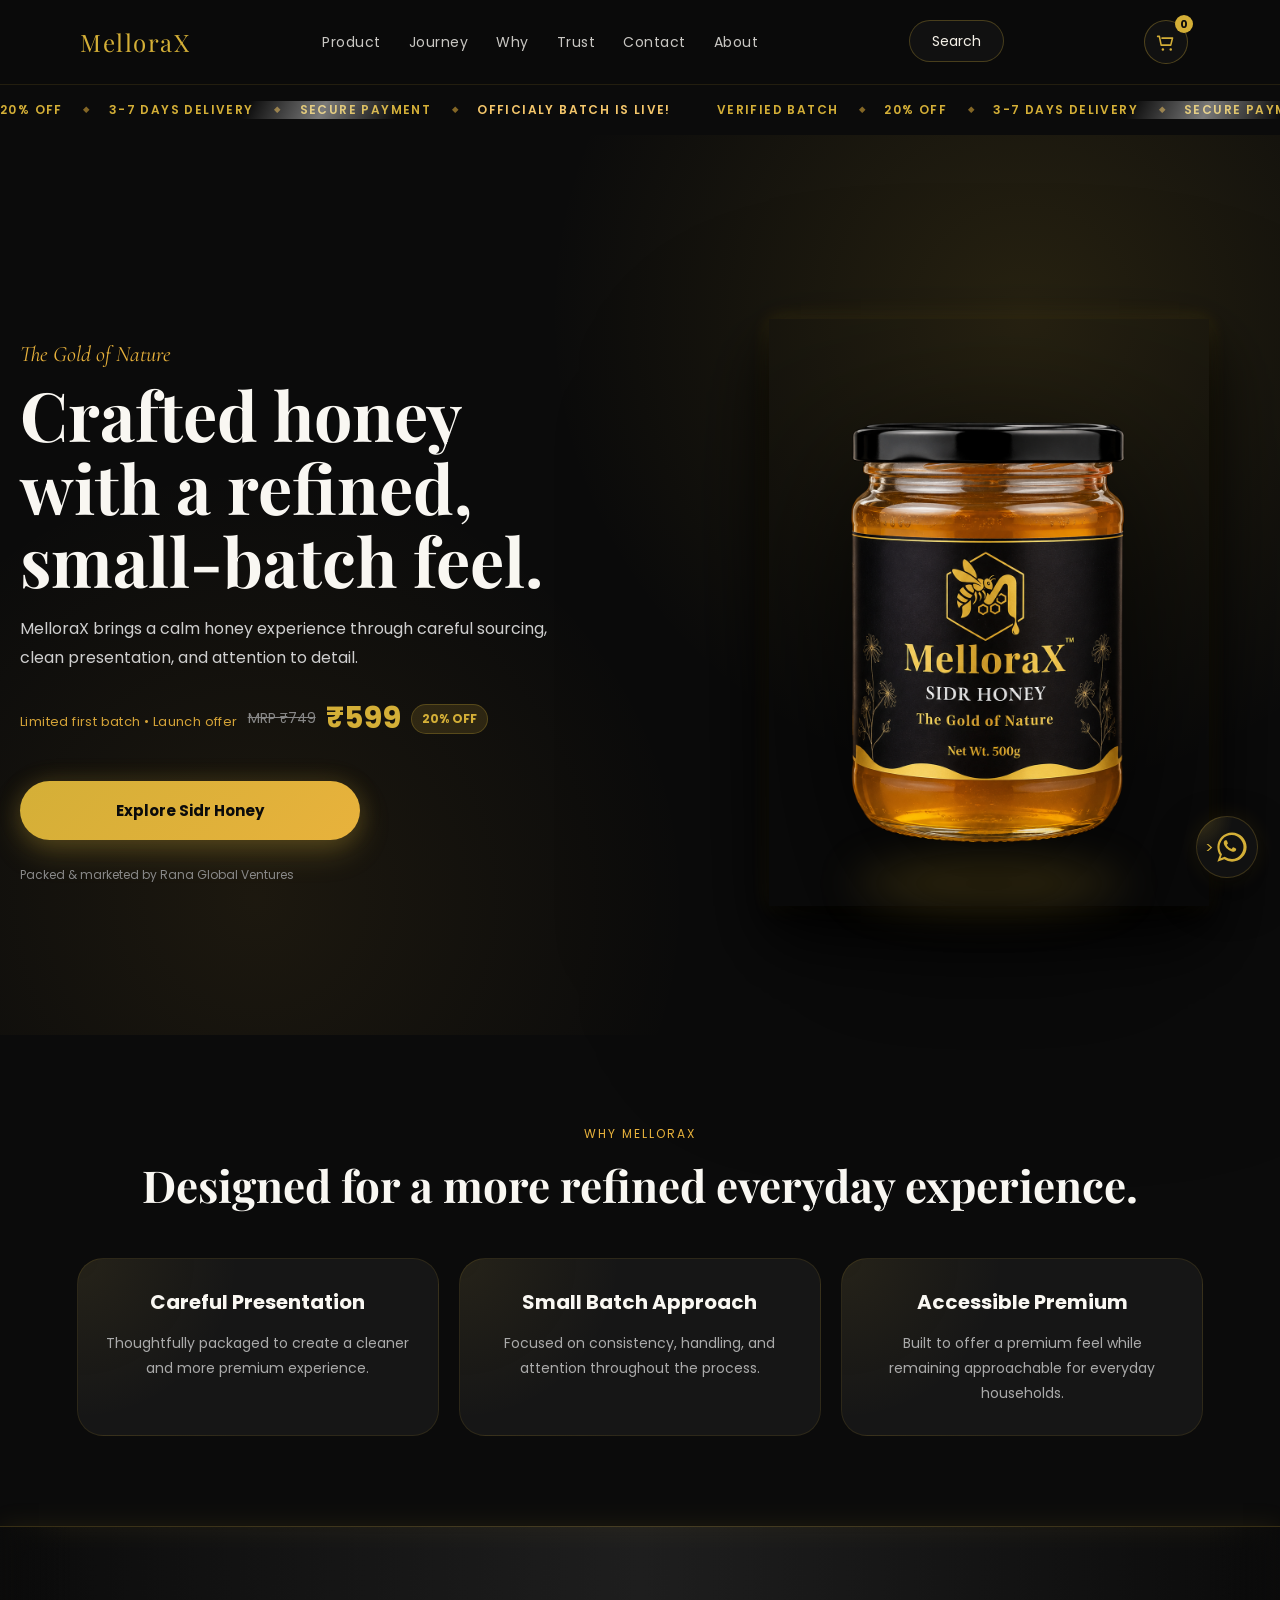
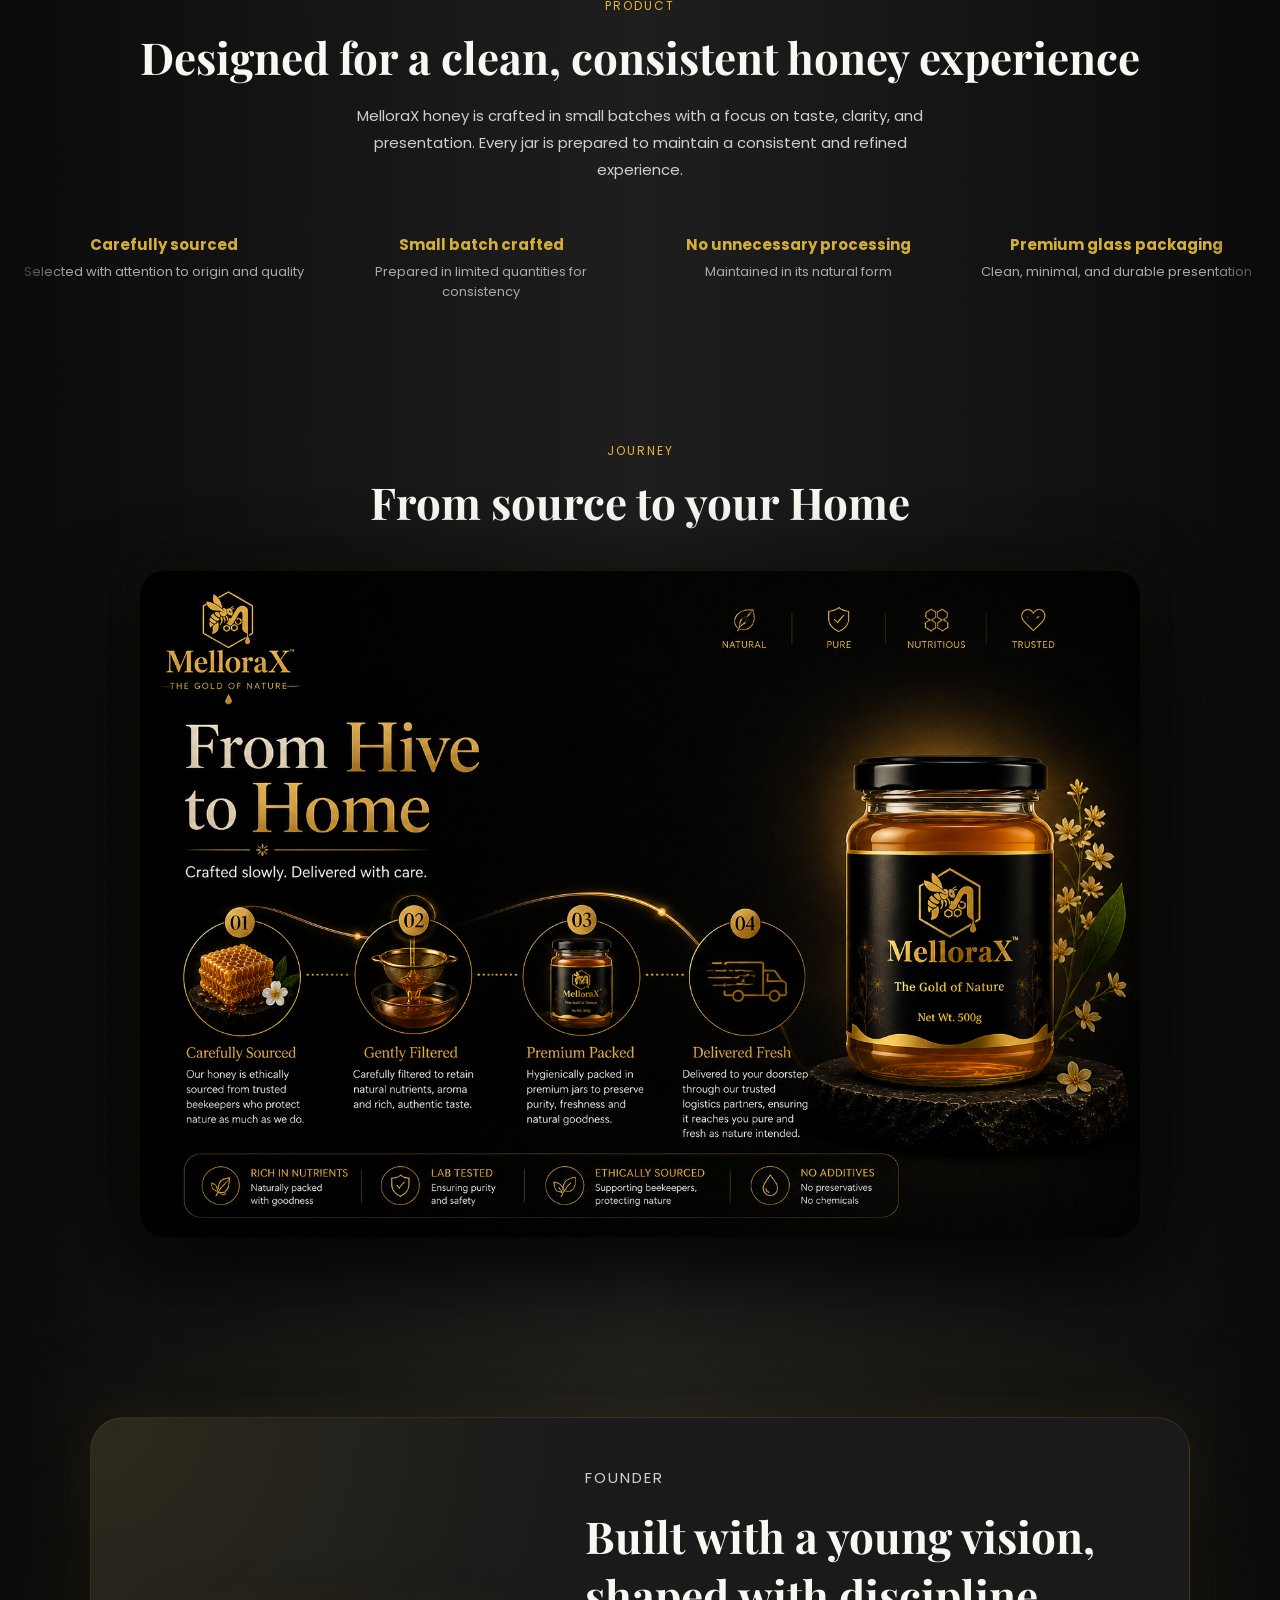
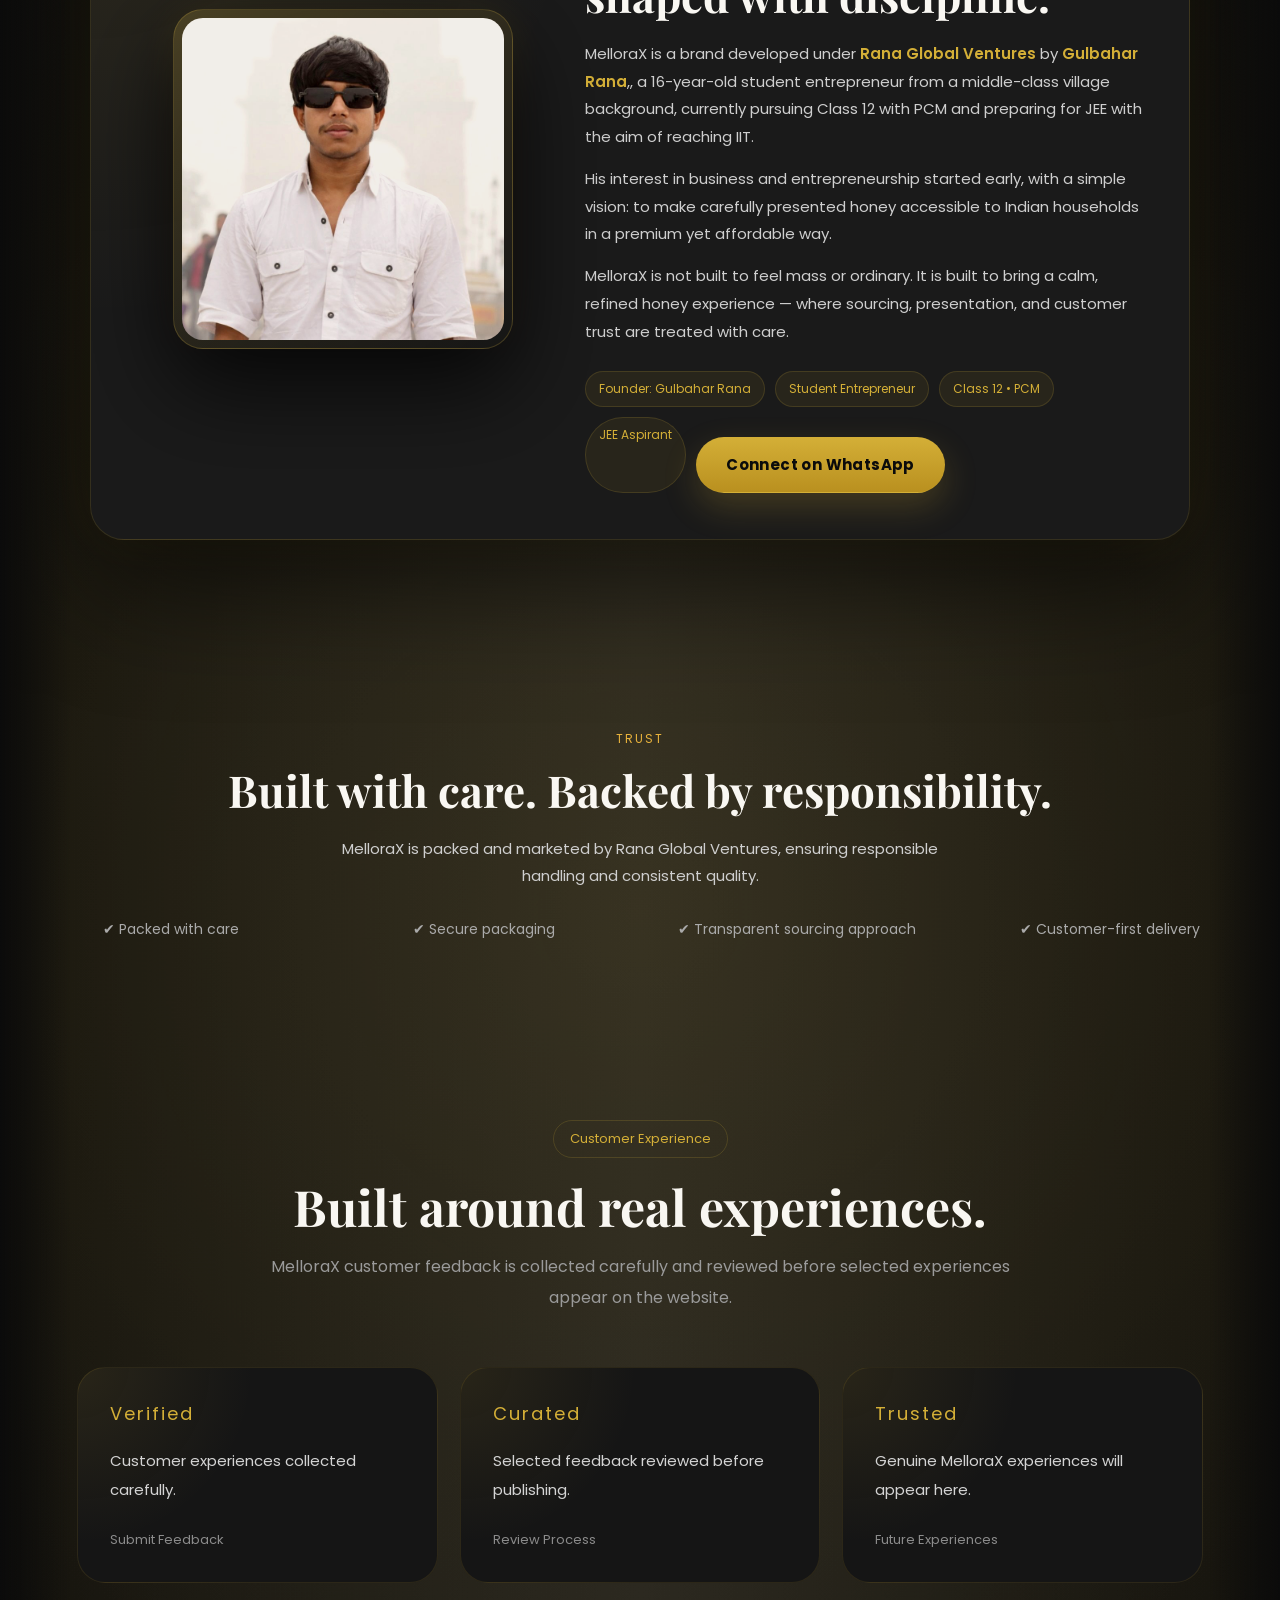
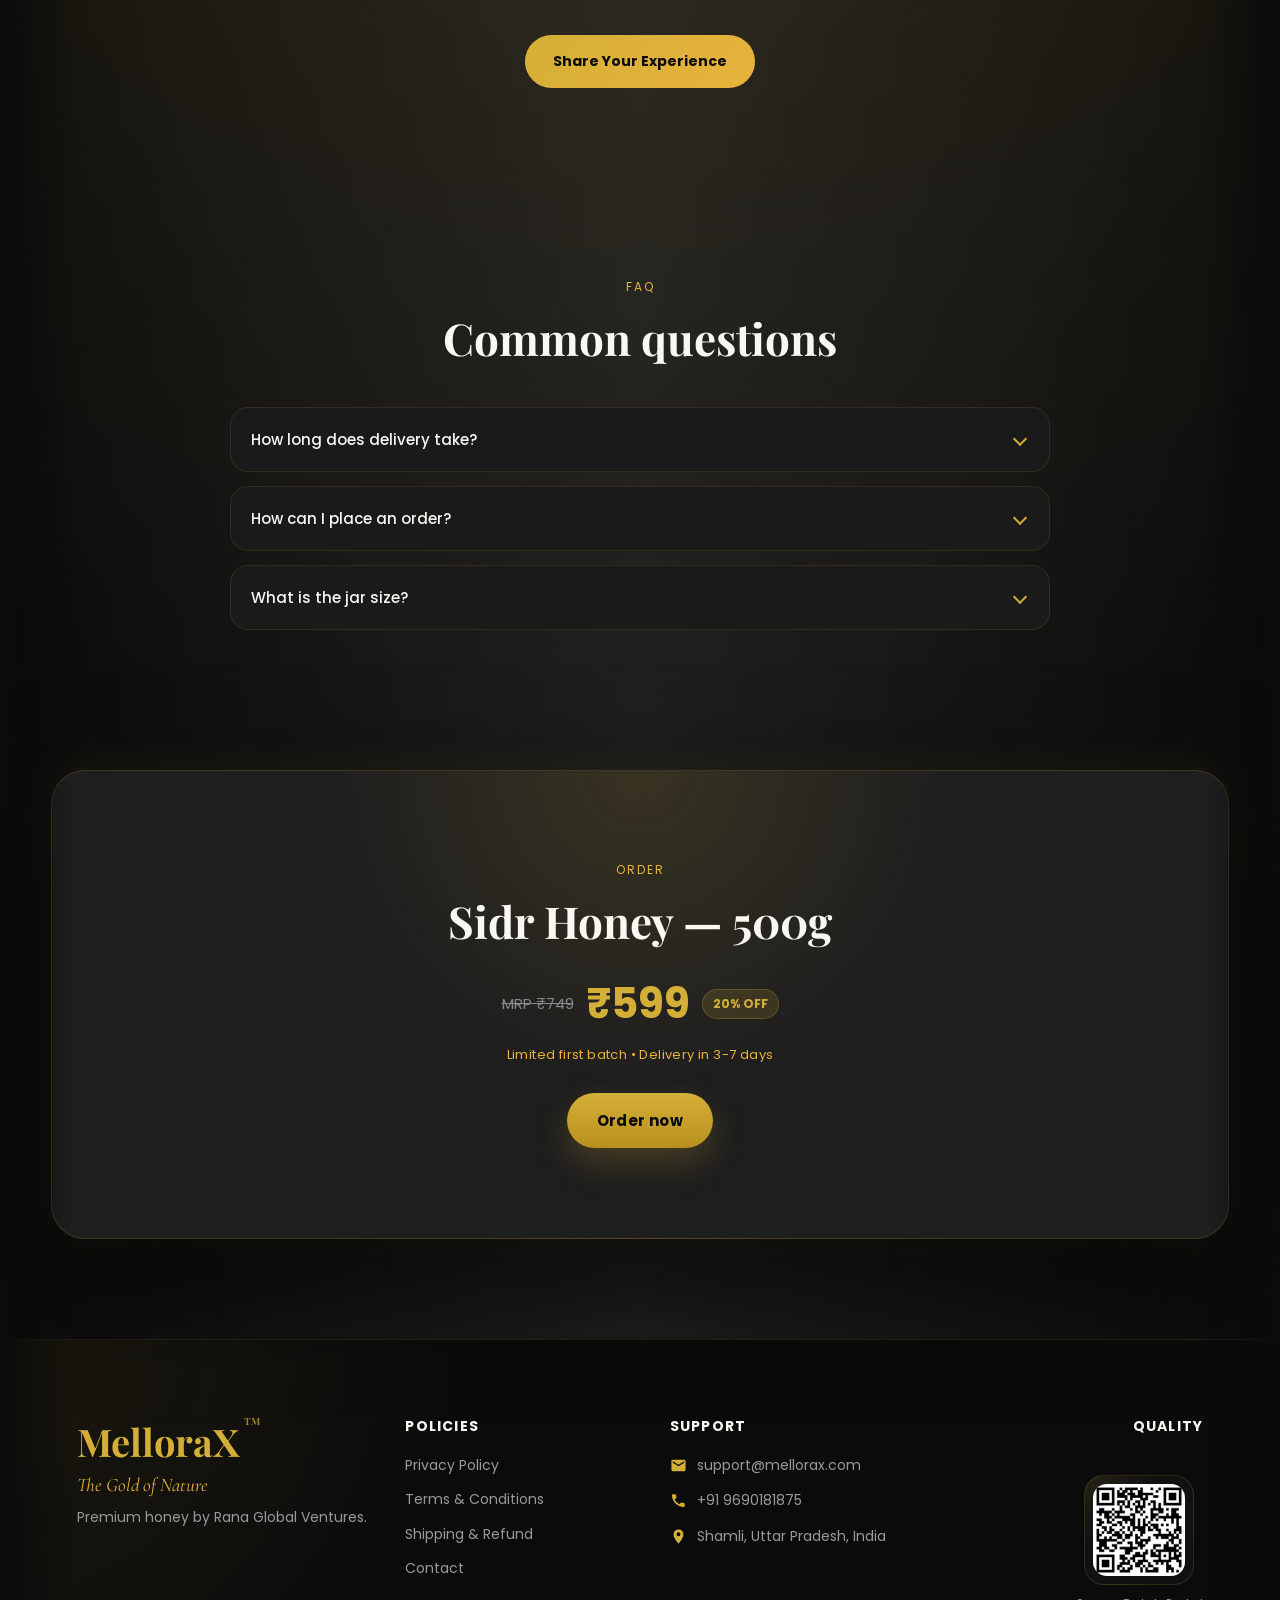
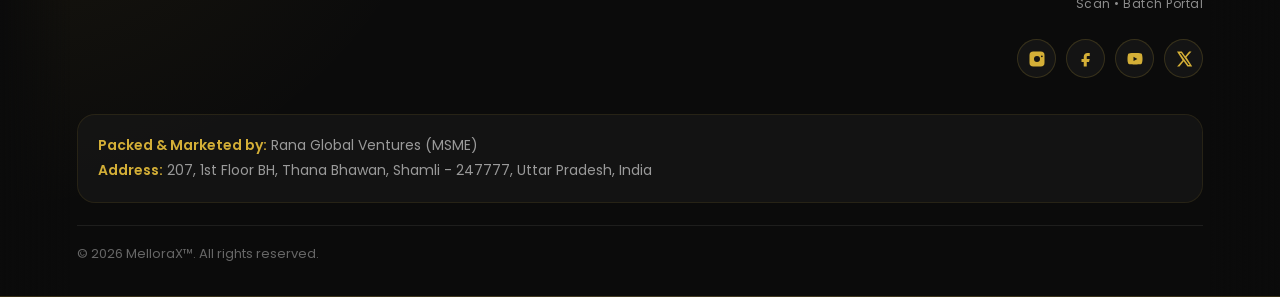
<file: index.html>
<!DOCTYPE html>
<html lang="en">
<head>
    <!-- Google Tag Manager -->
<script>(function(w,d,s,l,i){w[l]=w[l]||[];w[l].push({'gtm.start':
new Date().getTime(),event:'gtm.js'});var f=d.getElementsByTagName(s)[0],
j=d.createElement(s),dl=l!='dataLayer'?'&l='+l:'';j.async=true;j.src=
'https://www.googletagmanager.com/gtm.js?id='+i+dl;f.parentNode.insertBefore(j,f);
})(window,document,'script','dataLayer','GTM-THMJGZNJ');</script>
<!-- End Google Tag Manager -->
<meta charset="UTF-8">
<meta name="viewport" content="width=device-width, initial-scale=1.0">

<title>MelloraX | The Gold of Nature</title>
<!-- Meta Pixel Code -->
<script>
!function(f,b,e,v,n,t,s)
{if(f.fbq)return;n=f.fbq=function(){n.callMethod?
n.callMethod.apply(n,arguments):n.queue.push(arguments)};
if(!f._fbq)f._fbq=n;n.push=n;n.loaded=!0;n.version='2.0';
n.queue=[];t=b.createElement(e);t.async=!0;
t.src=v;s=b.getElementsByTagName(e)[0];
s.parentNode.insertBefore(t,s)}(window, document,'script',
'https://connect.facebook.net/en_US/fbevents.js');
fbq('init', '959600376885178');
fbq('track', 'PageView');
</script>
<noscript><img height="1" width="1" style="display:none"
src="https://www.facebook.com/tr?id=959600376885178&ev=PageView&noscript=1"
/></noscript>
<!-- End Meta Pixel Code -->

<link rel="icon" type="image/png" href="assets/favicon.png">

<meta name="description" content="MelloraX is a premium honey brand by Rana Global Ventures, crafted around refined presentation, careful batch handling, and a calm everyday honey experience.">

<meta property="og:title" content="MelloraX • Premium Honey Experience">
<meta property="og:description" content="A refined honey experience by Rana Global Ventures. Built around careful presentation, batch reference, and premium everyday use.">
<meta property="og:image" content="https://www.mellorax.com/assets/social-preview.jpg">
<meta property="og:url" content="https://www.mellorax.com">
<meta property="og:type" content="website">

<meta name="twitter:card" content="summary_large_image">
<meta name="twitter:title" content="MelloraX • Premium Honey Experience">
<meta name="twitter:description" content="A refined honey experience by Rana Global Ventures.">
<meta name="twitter:image" content="https://www.mellorax.com/assets/social-preview.jpg">

<!-- FONTS -->
<link href="https://fonts.googleapis.com/css2?family=Cormorant+Garamond:ital,wght@1,500;1,600&family=Playfair+Display:wght@600;700&family=Poppins:wght@300;400;500;600;700&display=swap" rel="stylesheet">

<!-- CSS -->
<link rel="stylesheet" href="style.css">

<!-- Google Analytics -->

<script async src="https://www.googletagmanager.com/gtag/js?id=G-FY2K9BN9D5"></script>

<script>
window.dataLayer = window.dataLayer || [];

function gtag(){
dataLayer.push(arguments);
}

gtag('js', new Date());

gtag('config', 'G-FY2K9BN9D5');
</script>


<style>
.mx-search-open{
    position:relative;

    display:inline-flex;
    align-items:center;
    justify-content:center;

    height:42px;

    padding:0 22px;

    margin-left:18px;

    border-radius:999px;

    border:1px solid rgba(212,175,55,.28);

    background:rgba(255,255,255,.03);

    color:#F5F1E8;

    font-size:14px;
    font-family:inherit;

    cursor:pointer;

    flex-shrink:0;

    top:-1px;
}

/* mobile */

@media(max-width:768px){

    .mx-search-open{

        height:38px;

        padding:0 18px;

        margin-left:auto;
        margin-right:14px;

        font-size:13px;

        top:0;
    }
}

.mx-search-overlay{
    position:fixed;
    inset:0;
    background:rgba(0,0,0,.82);
    backdrop-filter:blur(18px);
    -webkit-backdrop-filter:blur(18px);
    z-index:999999;
    display:none;
    align-items:flex-start;
    justify-content:center;
    padding:90px 18px;
}

.mx-search-overlay.active{
    display:flex;
}

.mx-search-panel{
    width:min(780px,100%);
    background:linear-gradient(180deg,#151515,#090909);
    border:1px solid rgba(212,175,55,.22);
    border-radius:34px;
    padding:34px;
    box-shadow:0 40px 120px rgba(0,0,0,.7);
    position:relative;
}

.mx-search-close{
    position:absolute;
    top:18px;
    right:22px;
    border:0;
    background:transparent;
    color:#D4AF37;
    font-size:34px;
    cursor:pointer;
}

.mx-search-kicker{
    color:#D4AF37;
    font-size:12px;
    letter-spacing:2px;
    text-transform:uppercase;
}

#mxSearchInput{
    width:100%;
    box-sizing:border-box;
    margin-top:18px;
    padding:20px 22px;
    border-radius:999px;
    border:1px solid rgba(212,175,55,.25);
    background:#070707;
    color:#F9F7F2;
    font-size:16px;
    outline:none;
}

.mx-search-results{
    margin-top:26px;
    display:grid;
    gap:14px;
}

.mx-search-result{
    display:grid;
    grid-template-columns:74px 1fr;
    gap:16px;
    align-items:center;
    padding:16px;
    border-radius:22px;
    background:rgba(255,255,255,.035);
    border:1px solid rgba(212,175,55,.12);
    text-decoration:none;
    color:#F9F7F2;
    transition:.3s ease;
}

.mx-search-result:hover{
    transform:translateY(-3px);
    border-color:rgba(212,175,55,.38);
}

.mx-search-result img{
    width:74px;
    height:74px;
    object-fit:contain;
    border-radius:16px;
    background:#050505;
}

.mx-search-result small{
    color:#D4AF37;
    text-transform:uppercase;
    letter-spacing:1px;
    font-size:11px;
}

.mx-search-result h3{
    margin:4px 0;
    font-family:serif;
    font-size:22px;
}

.mx-search-result p{
    margin:0;
    color:#AFA79A;
    font-size:13px;
}

.mx-search-empty{
    color:#AFA79A;
    padding:18px;
}.mx-search-icon{
    width:74px;
    height:74px;
    border-radius:16px;
    background:rgba(212,175,55,.08);
    color:#D4AF37;
    display:flex;
    align-items:center;
    justify-content:center;
    font-size:26px;
}
</style>

</head>

<script>
document.addEventListener("DOMContentLoaded", function () {
    const btn = document.getElementById("mobileMenuBtn");
    const panel = document.getElementById("mobileMenuPanel");

    btn.addEventListener("click", function () {
        panel.classList.toggle("active");
    });
});
</script>
<script>
window.addEventListener("load", () => {
    const loader = document.getElementById("lux-loader");

    if(loader){
        setTimeout(() => {
            loader.classList.add("hide");
        }, 1800);
    }
});
</script>

<script>
const mxProducts = [
    {
        name: "Sidr Honey",
        category: "First Batch",
        url: "sidr-honey.html"
    }
];

const input = document.getElementById("mxSearchInput");
const results = document.getElementById("mxSearchResults");

input.addEventListener("input", function(){
    const value = this.value.toLowerCase().trim();

    if(!value){
        results.style.display = "none";
        results.innerHTML = "";
        return;
    }

    const matched = mxProducts.filter(product =>
        product.name.toLowerCase().includes(value) ||
        product.category.toLowerCase().includes(value)
    );

    results.innerHTML = matched.length
        ? matched.map(product => `
            <a href="${product.url}">
                ${product.name}
                <small>${product.category}</small>
            </a>
        `).join("")
        : `<a href="products.html">No exact match <small>View all products</small></a>`;

    results.style.display = "block";
});
</script>

<script>
function quickCheckout(){

    const product = {

        id:"MX-SIDR-500",

        name:"Sidr Honey",

        brand:"MelloraX",

        variant:"500g • Batch MX-SD-001",

        price:599,

        mrp:749,

        qty:1,

        image:"assets/product-1.jpg"
    };

    localStorage.setItem(
    "melloraxCheckout",

    JSON.stringify({

        source:"homepage",

        createdAt:Date.now(),

        items:[product]
    }));

    window.location.href =
    "checkout.html";
}
</script>

<body>
    <!-- Google Tag Manager (noscript) -->
<noscript><iframe src="https://www.googletagmanager.com/ns.html?id=GTM-THMJGZNJ"
height="0" width="0" style="display:none;visibility:hidden"></iframe></noscript>
<!-- End Google Tag Manager (noscript) -->

<!-- HEADER -->
<header class="site-header">
    <div class="header-container">

        <div class="logo">MelloraX</div>

        <nav class="desktop-menu">
            <a href="products.html">Product</a>
            <a href="#journey">Journey</a>
            <a href="#why">Why</a>
            <a href="#trust">Trust</a>
            <a href="contact.html">Contact</a>
             <a href="about.html">About</a>
        </nav>
                 <button class="mx-search-open" onclick="openMxSearch()" type="button">
    Search
</button>

<a href="cart.html" aria-label="Cart" style="
    position:relative;
    display:inline-flex;
    align-items:center;
    justify-content:center;
    width:44px;
    height:44px;
    border-radius:50%;
    border:1px solid rgba(212,175,55,.32);
    background:rgba(255,255,255,.03);
    color:#D4AF37;
    text-decoration:none;
    margin-left:8px;
    margin-right:12px;
    flex-shrink:0;
    vertical-align:middle;
">

    <svg viewBox="0 0 24 24" style="
        width:21px;
        height:21px;
        display:block;
    ">
        <path d="M3 5H5L7 15H18L20 7H8"
              fill="none"
              stroke="currentColor"
              stroke-width="1.8"
              stroke-linecap="round"
              stroke-linejoin="round"/>
        <circle cx="9" cy="20" r="1.4" fill="currentColor"/>
        <circle cx="18" cy="20" r="1.4" fill="currentColor"/>
    </svg>

    <span id="cartCount" style="
        position:absolute;
        top:-6px;
        right:-6px;
        min-width:18px;
        height:18px;
        padding:0 5px;
        border-radius:999px;
        background:#D4AF37;
        color:#0B0B0B;
        font-size:11px;
        font-weight:700;
        display:flex;
        align-items:center;
        justify-content:center;
        text-decoration:none;
        line-height:18px;
    ">0</span>

</a>

        <button class="mobile-menu-btn" id="mobileMenuBtn" type="button">
            ☰
        </button>

    </div>

    <div class="mobile-menu-panel" id="mobileMenuPanel">
        <a href="products.html">Product</a>
        <a href="#journey">Journey</a>
        <a href="#why">Why</a>
        <a href="#trust">Trust</a>
        <a href="contact.html">Contact</a>
    </div>
</header>

    <div class="strip-track">
        <span>20% OFF</span>
        <span>3-7 Days Delivery</span>
        <span>Secure Payment</span>
      <span class="preorder-alert">
Officialy Batch is live!
</span>
        <span>Verified Batch</span>

        <!-- repeat for smooth loop -->
        <span>20% OFF</span>
        <span>3-7 Days Delivery</span>
        <span>Secure Payment</span>
        <span class="preorder-alert">
Officialy Batch is Live!
</span>
        <span>Verified Batch</span>

    </div>
</div>

<section class="hero" id="product">

    <!-- LEFT -->
    <div class="hero-content">

        <p class="hero-kicker">The Gold of Nature</p>

        <h1>Crafted honey with a refined, small-batch feel.</h1>

        <p class="hero-desc">
            MelloraX brings a calm honey experience through careful sourcing, clean presentation, and attention to detail.        </p>

        <div class="hero-action">

            <div class="hero-price">
<p class="urgency-text">
    Limited first batch • Launch offer
</p>
    <span class="mrp">MRP ₹749</span>
    <span class="sale-price">₹599</span>
    <span class="discount-badge">20% OFF</span>
</div>

            <a href="sidr-honey.html" class="hero-btn">
    Explore Sidr Honey
</a>
<p class="hero-trust">
    Packed & marketed by Rana Global Ventures
</p>
        </div>

    </div>

    <!-- RIGHT -->
    <div class="hero-visual">
        <img src="assets/jar.png" class="jar-img" alt="MelloraX Honey">
        <div class="jar-shadow"></div>
    </div>

</section>

<section class="why-section" id="why">

    <p class="section-label">Why MelloraX</p>

    <h2 class="section-title">
        Designed for a more refined everyday experience.
    </h2>

    <div class="why-grid">

        <div class="why-card">
            <h3>Careful Presentation</h3>
            <p>
                Thoughtfully packaged to create a cleaner and more premium experience.
            </p>
        </div>

        <div class="why-card">
            <h3>Small Batch Approach</h3>
            <p>
                Focused on consistency, handling, and attention throughout the process.
            </p>
        </div>

        <div class="why-card">
            <h3>Accessible Premium</h3>
            <p>
                Built to offer a premium feel while remaining approachable for everyday households.
            </p>
        </div>

    </div>

</section>

<div class="info-strip">
<section class="product-section" id="product">

    <p class="section-label">Product</p>

    <h2 class="section-title">
        Designed for a clean, consistent honey experience
    </h2>

    <p class="product-desc">
        MelloraX honey is crafted in small batches with a focus on taste, clarity, and presentation. 
        Every jar is prepared to maintain a consistent and refined experience.
    </p>

    <div class="product-grid">

        <div>
            <h4>Carefully sourced</h4>
            <p>Selected with attention to origin and quality</p>
        </div>

        <div>
            <h4>Small batch crafted</h4>
            <p>Prepared in limited quantities for consistency</p>
        </div>

        <div>
            <h4>No unnecessary processing</h4>
            <p>Maintained in its natural form</p>
        </div>

        <div>
            <h4>Premium glass packaging</h4>
            <p>Clean, minimal, and durable presentation</p>
        </div>

    </div>

</section>

<section class="journey-section" id="journey">

    <p class="section-label">Journey</p>

    <h2 class="section-title">
        From source to your Home
    </h2>

    <div class="journey-image">
        <img src="assets/journey.png" alt="MelloraX Honey Journey">
    </div>

</section>

<section class="founder-section" id="founder">

    <div class="founder-card">

        <div class="founder-image">
            <img src="assets/founder.jpg" alt="Gulbahar Rana - Founder of MelloraX">
        </div>

        <div class="founder-content">

            <p class="section-label">Founder</p>

            <h2 class="section-title">
                Built with a young vision, shaped with discipline.
            </h2>

            <p class="founder-intro">
                MelloraX is a brand developed under <strong>Rana Global Ventures</strong> by <strong>Gulbahar Rana</strong>,, a 16-year-old student entrepreneur from a middle-class village background, currently pursuing Class 12 with PCM and preparing for JEE with the aim of reaching IIT.
            </p>

            <p>
                His interest in business and entrepreneurship started early, with a simple vision: to make carefully presented honey accessible to Indian households in a premium yet affordable way.
            </p>

            <p>
                MelloraX is not built to feel mass or ordinary. It is built to bring a calm, refined honey experience — where sourcing, presentation, and customer trust are treated with care.
            </p>

            <div class="founder-meta">
                <span>Founder: Gulbahar Rana</span>
                <span>Student Entrepreneur</span>
                <span>Class 12 • PCM</span>
                <span>JEE Aspirant</span>
   <div class="founder-connect">

    <a href="https://wa.me/917248101054"
       target="_blank"

       style="
       display:inline-flex;
       align-items:center;
       justify-content:center;

       padding:16px 30px;

       border-radius:999px;

       background:
       linear-gradient(
       180deg,
       #D4AF37,
       #B9901F
       );

       color:#0B0B0B;

       text-decoration:none;

       font-size:15px;
       font-weight:700;
       letter-spacing:.4px;

       box-shadow:
       0 14px 34px rgba(212,175,55,.22);

       transition:
       transform .35s ease,
       box-shadow .35s ease,
       opacity .35s ease;
       "

       onmouseover="
       this.style.transform='translateY(-4px)';
       this.style.boxShadow='0 22px 46px rgba(212,175,55,.30)';
       "

       onmouseout="
       this.style.transform='translateY(0px)';
       this.style.boxShadow='0 14px 34px rgba(212,175,55,.22)';
       "

       onmousedown="
       this.style.transform='scale(.98)';
       "

       onmouseup="
       this.style.transform='translateY(-4px)';
       "

    >

       Connect on WhatsApp

    </a>

</div>
        </div>

    </div>

</section>

<section class="trust-section" id="trust">

    <p class="section-label">Trust</p>

    <h2 class="section-title">
        Built with care. Backed by responsibility.
    </h2>

    <p class="trust-desc">
        MelloraX is packed and marketed by Rana Global Ventures, ensuring responsible handling and consistent quality.
    </p>

    <div class="trust-points">

        <div>✔ Packed with care</div>
        <div>✔ Secure packaging</div>
        <div>✔ Transparent sourcing approach</div>
        <div>✔ Customer-first delivery</div>

    </div>

</section>

<!-- =========================
     PREMIUM REVIEW SYSTEM
========================= -->

<section class="real-review-section" id="reviews">

    <div class="review-top">

        <span class="review-badge">
            Customer Experience
        </span>

        <h2>
            Built around real experiences.
        </h2>

        <p>
            MelloraX customer feedback is collected carefully and reviewed before selected experiences appear on the website.
        </p>

    </div>

    <div class="review-grid">

        <div class="premium-review-card">

           <div class="review-stars">
             Verified
           </div>

           <p>
    Customer experiences collected carefully.
</p>

            <div class="review-user">
                Submit Feedback
            </div>

        </div>

        <div class="premium-review-card">

           <div class="review-stars">
               Curated
           </div>

            <p>
    Selected feedback reviewed before publishing.
</p>

            <div class="review-user">
                Review Process
            </div>

        </div>

        <div class="premium-review-card">

           <div class="review-stars">
               Trusted
           </div>

           <p>
    Genuine MelloraX experiences will appear here.
</p>

            <div class="review-user">
                Future Experiences
            </div>

        </div>

    </div>

    <div class="review-action-wrap">

        <a
            href="https://forms.gle/Q4kJNPtVr7jBAT8c7"
            target="_blank"
            class="premium-review-btn"
        >
            Share Your Experience
        </a>

    </div>

</section>

<section class="faq-section">

    <p class="section-label">FAQ</p>

    <h2 class="section-title">
        Common questions
    </h2>

    <div class="faq-list">

        <details class="faq-item">
            <summary>How long does delivery take?</summary>
            <p>
                Orders are usually delivered within 3-7 working days depending on location.
            </p>
        </details>

        <details class="faq-item">
            <summary>How can I place an order?</summary>
            <p>
                You can place your order directly through WhatsApp.
            </p>
        </details>

        <details class="faq-item">
            <summary>What is the jar size?</summary>
            <p>
                Each jar contains 500g of MelloraX honey.
            </p>
        </details>

    </div>

</section>

<section class="order-section" id="order">

    <p class="section-label">Order</p>

    <h2 class="section-title">
        Sidr Honey — 500g
    </h2>

    <div class="order-price">
        <span class="order-mrp">MRP ₹749</span>
        <span class="order-sale">₹599</span>
        <span class="discount-badge">20% OFF</span>
    </div>

    <p class="order-note">
        Limited first batch • Delivery in 3-7 days
    </p>

<button onclick="quickCheckout()" style="
    all: unset;
    display: inline-flex;
    align-items: center;
    justify-content: center;
    padding: 16px 30px;
    border-radius: 999px;
    background: linear-gradient(180deg, #D4AF37, #B9901F);
    color: #0B0B0B;
    font-size: 15px;
    font-weight: 700;
    letter-spacing: .4px;
    cursor: pointer;
    box-shadow: 0 14px 34px rgba(212,175,55,.22);
    transition: transform .35s ease, box-shadow .35s ease;
"
onmouseover="
    this.style.transform='translateY(-4px)';
    this.style.boxShadow='0 22px 46px rgba(212,175,55,.30)';
"
onmouseout="
    this.style.transform='translateY(0px)';
    this.style.boxShadow='0 14px 34px rgba(212,175,55,.22)';
"
onmousedown="
    this.style.transform='scale(.98)';
"
onmouseup="
    this.style.transform='translateY(-4px)';
">
    Order now
</button>

</section>

<footer class="footer" id="footer">

    <div class="footer-layout">

        <div class="footer-brand">
            <h3>MelloraX <sup>TM</sup></h3>
            <p>The Gold of Nature</p>
            <span>Premium honey by Rana Global Ventures.</span>
        </div>

        <div class="footer-policy">
            <h4>Policies</h4>
            <a href="privacy.html">Privacy Policy</a>
            <a href="terms.html">Terms & Conditions</a>
            <a href="shipping.html">Shipping & Refund</a>
            <a href="contact.html">Contact</a>
        </div>

        <div class="footer-support">
            <h4>Support</h4>

            <p>
                <svg viewBox="0 0 24 24"><path d="M4 4h16c1.1 0 2 .9 2 2v12c0 1.1-.9 2-2 2H4c-1.1 0-2-.9-2-2V6c0-1.1.9-2 2-2zm8 9 8-5V6l-8 5-8-5v2l8 5z"/></svg>
                support@mellorax.com
            </p>
<p>
    <svg viewBox="0 0 24 24">
        <path d="M6.6 10.8a15.5 15.5 0 0 0 6.6 6.6l2.2-2.2c.3-.3.8-.4 1.2-.3 1 .3 2 .5 3 .5.7 0 1.2.5 1.2 1.2V20c0 .7-.5 1.2-1.2 1.2C10.3 21.2 2.8 13.7 2.8 4.4 2.8 3.7 3.3 3.2 4 3.2h3.4c.7 0 1.2.5 1.2 1.2 0 1 .2 2 .5 3 .1.4 0 .9-.3 1.2l-2.2 2.2z"/>
    </svg>

    +91 9690181875
</p>
            <p>
                <svg viewBox="0 0 24 24"><path d="M12 2a7 7 0 0 0-7 7c0 5.2 7 13 7 13s7-7.8 7-13a7 7 0 0 0-7-7zm0 9.5A2.5 2.5 0 1 1 12 6a2.5 2.5 0 0 1 0 5.5z"/></svg>
                Shamli, Uttar Pradesh, India
            </p>
        </div>

        <div class="footer-connect">
            <h4>Quality</h4>

          <div class="brand-portal-qr">

    <div class="brand-qr-frame">

        <img
            src="assets/lab-qr.png"
            alt="MelloraX Batch Portal QR"
        >

    </div>

    <p>
        Scan • Batch Portal
    </p>

</div>
            <div class="footer-social">
                <a href="https://www.instagram.com/mellora.x" target="_blank" aria-label="Instagram">
                    <svg viewBox="0 0 24 24"><path d="M7 2h10a5 5 0 0 1 5 5v10a5 5 0 0 1-5 5H7a5 5 0 0 1-5-5V7a5 5 0 0 1 5-5zm5 6a4 4 0 1 0 0 8 4 4 0 0 0 0-8zm6.5-.8a1.2 1.2 0 1 0 0 2.4 1.2 1.2 0 0 0 0-2.4z"/></svg>
                </a>

                <a href="https://www.facebook.com/mellorax" target="_blank"  aria-label="Facebook">
                    <svg viewBox="0 0 24 24"><path d="M14 8h3V4h-3c-3 0-5 2-5 5v3H6v4h3v6h4v-6h3l1-4h-4V9c0-.6.4-1 1-1z"/></svg>
                </a>

                <a href="#" aria-label="https://www.youtube.com/channel/UCMHe7pvV4Dnr21a9VmKBR7Q">
                    <svg viewBox="0 0 24 24"><path d="M21.6 7.2s-.2-1.5-.8-2.1c-.8-.8-1.7-.8-2.1-.9C15.8 4 12 4 12 4s-3.8 0-6.7.2c-.4.1-1.3.1-2.1.9-.6.6-.8 2.1-.8 2.1S2 9 2 10.8v1.7c0 1.8.4 3.6.4 3.6s.2 1.5.8 2.1c.8.8 1.9.8 2.4.9 1.7.2 6.4.2 6.4.2s3.8 0 6.7-.2c.4-.1 1.3-.1 2.1-.9.6-.6.8-2.1.8-2.1s.4-1.8.4-3.6v-1.7c0-1.8-.4-3.6-.4-3.6zM10 14.8V8.9l5.2 3-5.2 2.9z"/></svg>
                </a>

                <a href="#" aria-label="X">
                    <svg viewBox="0 0 24 24"><path d="M18.9 2h3.1l-6.8 7.8L23 22h-6.4l-5-7-5.7 7H2.8l7.3-8.4L2.6 2h6.5l4.5 6.3L18.9 2zm-1.1 17.9h1.7L8.2 4H6.4l11.4 15.9z"/></svg>
                </a>
            </div>
        </div>

    </div>

    <div class="footer-business">
        <p><strong>Packed & Marketed by:</strong> Rana Global Ventures (MSME)</p>
        <p><strong>Address:</strong> 207, 1st Floor BH, Thana Bhawan, Shamli - 247777, Uttar Pradesh, India</p>
    </div>

    <div class="footer-bottom">
        <p>© 2026 MelloraX™. All rights reserved.</p>
    </div>

</footer>

<a href="#order" class="mx-sticky-cta" id="mxStickyCta">
    <span>Order Now</span>
    <strong>₹599</strong>
</a>

<script>
window.addEventListener("scroll", function () {

    const cta = document.getElementById("mxStickyCta");

    if (window.scrollY > 500) {
        cta.classList.add("show-cta");
    } else {
        cta.classList.remove("show-cta");
    }

});
</script>

<script>

window.addEventListener("load", () => {

    setTimeout(() => {

        document
            .getElementById("lux-loader")
            .classList
            .add("hide");

    }, 1800);

});

</script>

<!-- FLOATING WHATSAPP SUPPORT -->
<a
href="https://wa.me/919690181875?text=Hello%20MelloraX%20Support,%20I%20need%20assistance%20regarding%20your%20products,%20availability,%20or%20order%20process."
class="wa-float"
target="_blank"
aria-label="MelloraX Support">
>
    <span class="wa-tooltip">Need Help?</span>
    <i class="fab fa-whatsapp"></i>
    <svg viewBox="0 0 32 32" fill="currentColor">
        <path d="M19.11 17.2c-.27-.14-1.6-.79-1.85-.88-.25-.09-.43-.14-.61.14-.18.27-.7.88-.86 1.06-.16.18-.32.2-.59.07-.27-.14-1.14-.42-2.17-1.35-.8-.71-1.34-1.59-1.5-1.86-.16-.27-.02-.41.12-.55.13-.13.27-.34.41-.5.14-.16.18-.27.27-.45.09-.18.05-.34-.02-.48-.07-.14-.61-1.47-.84-2.02-.22-.53-.44-.46-.61-.47l-.52-.01c-.18 0-.48.07-.73.34-.25.27-.95.93-.95 2.27 0 1.34.98 2.64 1.12 2.82.14.18 1.92 2.93 4.65 4.1.65.28 1.16.45 1.56.58.65.21 1.25.18 1.72.11.53-.08 1.6-.65 1.82-1.27.23-.61.23-1.14.16-1.25-.07-.11-.25-.18-.52-.32z"/>
        <path d="M16.01 3C8.83 3 3 8.82 3 16c0 2.54.74 5.01 2.14 7.12L3 29l6.06-2.11A12.94 12.94 0 0 0 16.01 29C23.18 29 29 23.18 29 16S23.18 3 16.01 3zm0 23.64c-2.15 0-4.25-.58-6.08-1.69l-.44-.26-3.6 1.25 1.18-3.5-.29-.45A10.62 10.62 0 1 1 16.01 26.64z"/>
    </svg>
</a>

<script>
document.addEventListener("DOMContentLoaded", function () {
    const btn = document.getElementById("mobileMenuBtn");
    const menu = document.getElementById("mobileMenu");

    if (btn && menu) {
        btn.addEventListener("click", function () {
            menu.classList.toggle("active");
        });
    }
});
</script>

<script>

const mobileBtn =
document.getElementById("mobileMenuBtn");

const mobileMenu =
document.getElementById("mobileMenu");

mobileBtn.addEventListener("click", () => {

    mobileMenu.classList.toggle("active");

});

</script>
<script src="search.js"></script>


<div class="mx-search-overlay" id="mxSearchOverlay">
    <div class="mx-search-panel">

        <button class="mx-search-close" onclick="closeMxSearch()" type="button">×</button>

        <span class="mx-search-kicker">MelloraX Search</span>

        <input 
            type="text" 
            id="mxSearchInput" 
            placeholder="Search products, collections, support..."
            autocomplete="off"
        >

        <div class="mx-search-results" id="mxSearchResults">
            <div class="mx-search-empty">
                Start typing to search Sidr Honey, collections, lab report, support.
            </div>
        </div>

    </div>
</div>


</body>

<!-- PREMIUM LOADER -->

<div id="lux-loader">

    <div class="lux-loader-inner">

      <div class="lux-logo">
    MelloraX <sup>TM</sup>
</div>
        <div class="lux-line"></div>

      <div class="lux-dots">
    <span></span>
    <span></span>
    <span></span>
</div>

<p>
    Purity takes time.
</p>

    </div>

</div>

</html>
</file>
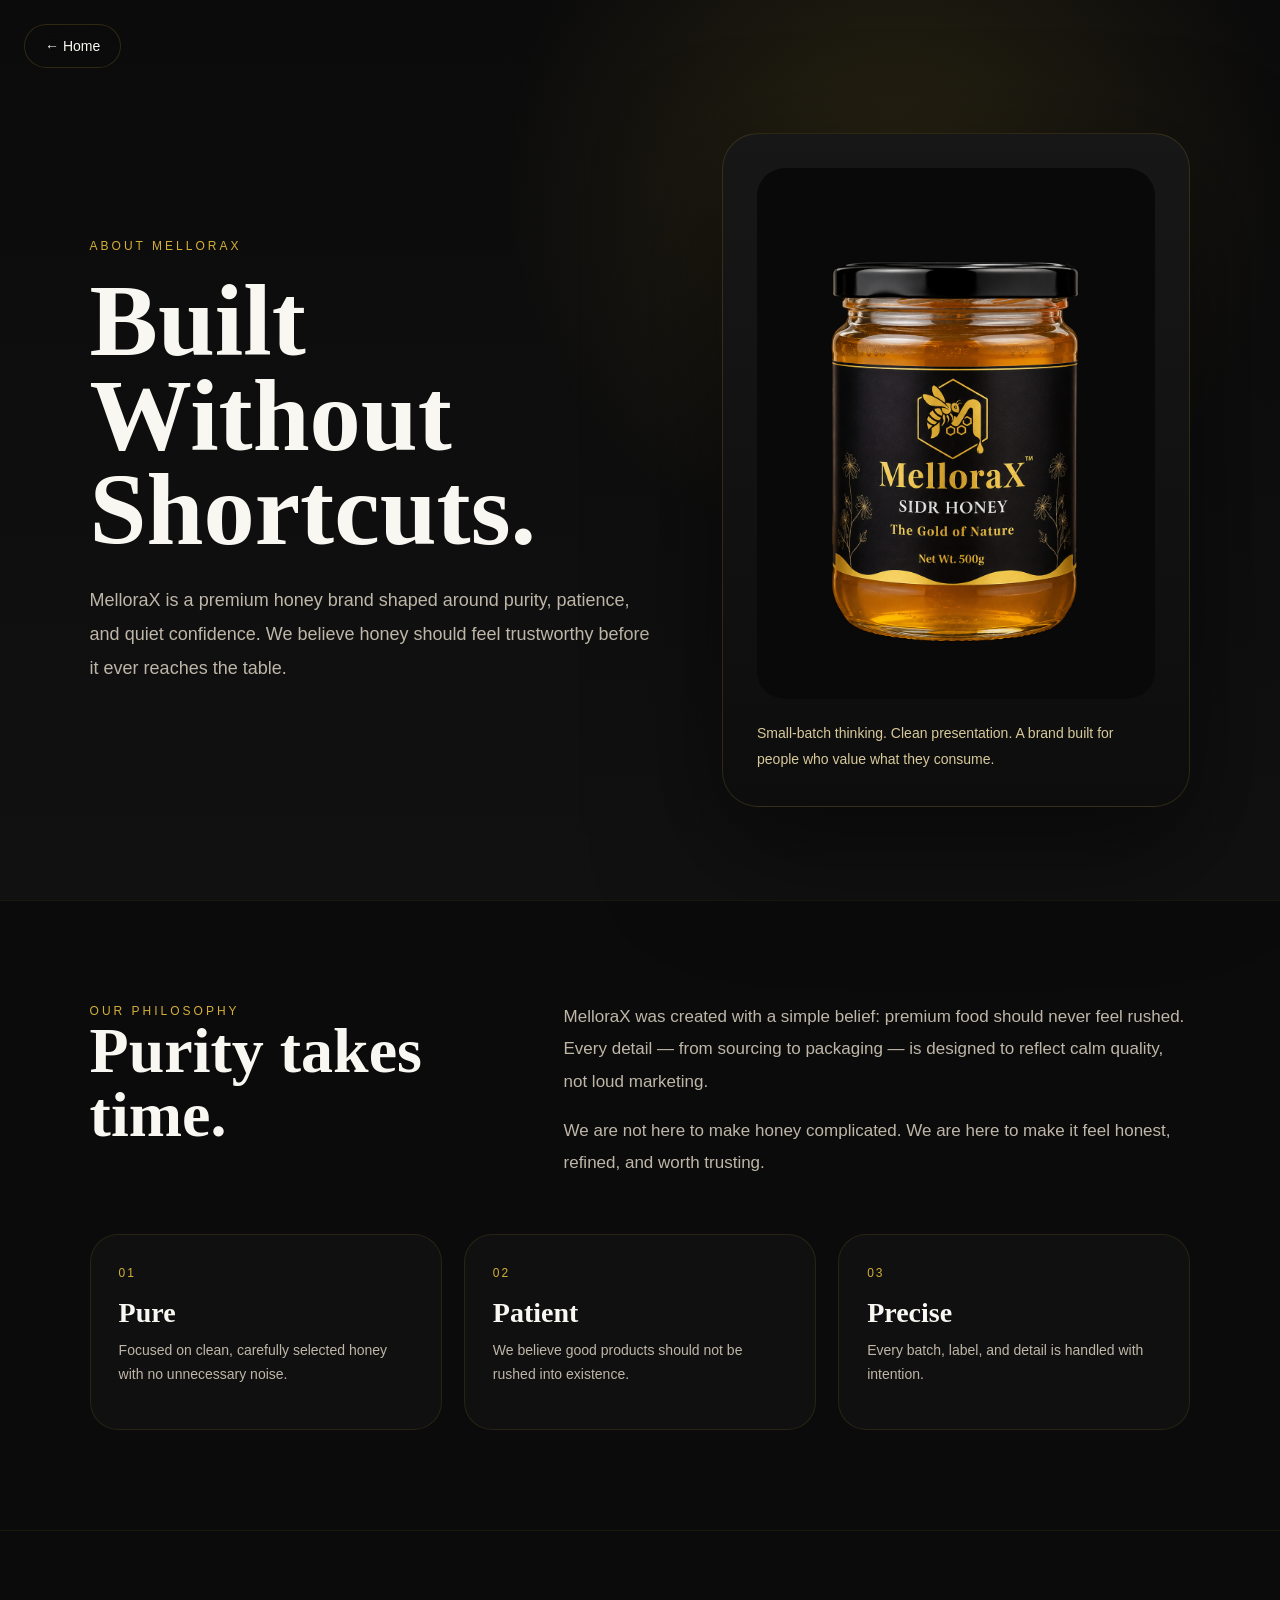
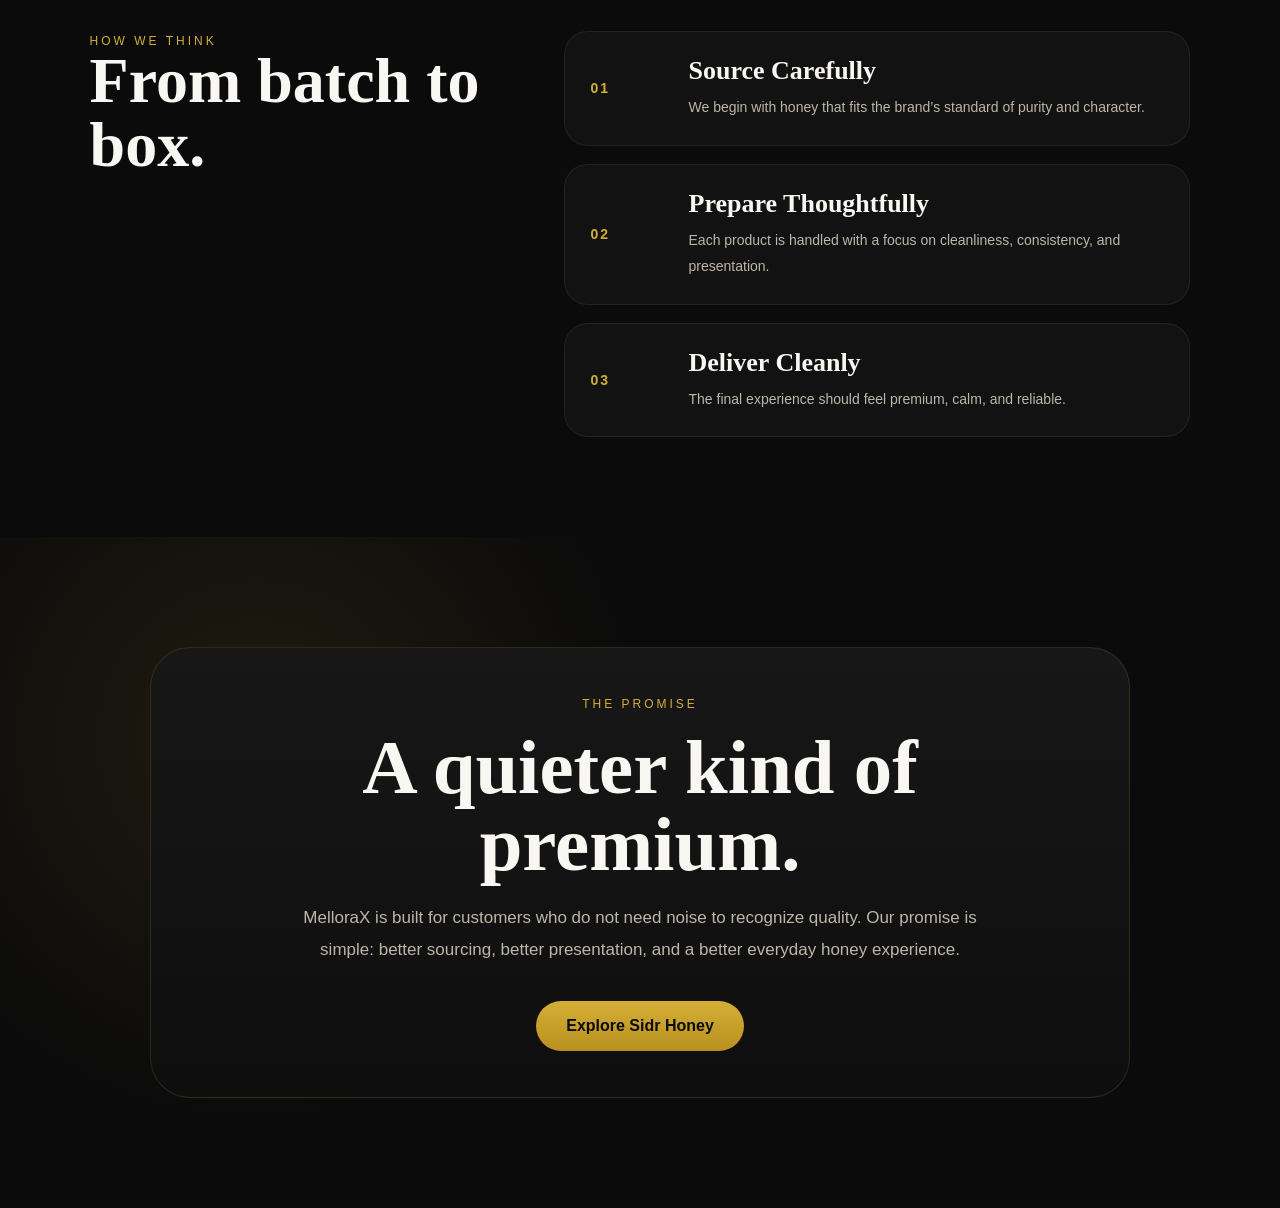
<file: about.html>
<!DOCTYPE html>
<html lang="en">
<head>
    <!-- Google Tag Manager -->
<script>(function(w,d,s,l,i){w[l]=w[l]||[];w[l].push({'gtm.start':
new Date().getTime(),event:'gtm.js'});var f=d.getElementsByTagName(s)[0],
j=d.createElement(s),dl=l!='dataLayer'?'&l='+l:'';j.async=true;j.src=
'https://www.googletagmanager.com/gtm.js?id='+i+dl;f.parentNode.insertBefore(j,f);
})(window,document,'script','dataLayer','GTM-THMJGZNJ');</script>
<!-- End Google Tag Manager -->
<meta charset="UTF-8">
<meta name="viewport" content="width=device-width, initial-scale=1.0">
<title>About MelloraX</title>
<!-- Meta Pixel Code -->
<script>
!function(f,b,e,v,n,t,s)
{if(f.fbq)return;n=f.fbq=function(){n.callMethod?
n.callMethod.apply(n,arguments):n.queue.push(arguments)};
if(!f._fbq)f._fbq=n;n.push=n;n.loaded=!0;n.version='2.0';
n.queue=[];t=b.createElement(e);t.async=!0;
t.src=v;s=b.getElementsByTagName(e)[0];
s.parentNode.insertBefore(t,s)}(window, document,'script',
'https://connect.facebook.net/en_US/fbevents.js');
fbq('init', '959600376885178');
fbq('track', 'PageView');
</script>
<noscript><img height="1" width="1" style="display:none"
src="https://www.facebook.com/tr?id=959600376885178&ev=PageView&noscript=1"
/></noscript>
<!-- End Meta Pixel Code -->
<style>
*{box-sizing:border-box}

body{
    margin:0;
    background:#0B0B0B;
    color:#F9F7F2;
    font-family:Arial,sans-serif;
}

.mx-about-page{
    min-height:100vh;
    overflow:hidden;
}

.mx-back-home{
    position:fixed;
    top:24px;
    left:24px;
    z-index:99;

    padding:13px 20px;
    border-radius:999px;

    background:rgba(12,12,12,.72);
    border:1px solid rgba(212,175,55,.18);

    color:#F9F7F2;
    text-decoration:none;
    font-size:14px;

    backdrop-filter:blur(12px);
    transition:.35s ease;
}

.mx-back-home:hover{
    transform:translateY(-3px);
    border-color:rgba(212,175,55,.42);
    box-shadow:0 14px 34px rgba(212,175,55,.12);
}

.mx-about-hero{
    min-height:100vh;
    padding:130px 7% 90px;

    display:grid;
    grid-template-columns:1.1fr .9fr;
    gap:60px;
    align-items:center;

    background:
    radial-gradient(circle at 70% 20%,rgba(212,175,55,.14),transparent 34%),
    linear-gradient(180deg,#0B0B0B,#111);
}

.mx-kicker{
    color:#D4AF37;
    font-size:12px;
    letter-spacing:3px;
    text-transform:uppercase;
}

.mx-about-hero h1{
    font-family:serif;
    font-size:clamp(54px,8vw,110px);
    line-height:.92;
    margin:20px 0 26px;
}

.mx-about-hero p{
    color:#BEB6A8;
    font-size:18px;
    line-height:1.9;
    max-width:620px;
}

.mx-hero-card{
    padding:34px;
    border-radius:36px;
    background:linear-gradient(180deg,#171717,#0D0D0D);
    border:1px solid rgba(212,175,55,.16);
    box-shadow:0 40px 120px rgba(0,0,0,.52);

    animation:floatCard 5s ease-in-out infinite;
}

.mx-hero-card img{
    width:100%;
    display:block;
    border-radius:28px;
    object-fit:cover;
    background:#090909;
}

.mx-card-note{
    margin-top:22px;
    color:#D8C99A;
    font-size:14px;
    line-height:1.8;
}

.mx-about-section{
    padding:100px 7%;
    border-top:1px solid rgba(212,175,55,.08);
}

.mx-section-grid{
    display:grid;
    grid-template-columns:.8fr 1.2fr;
    gap:56px;
    align-items:start;
}

.mx-about-section h2{
    font-family:serif;
    font-size:clamp(38px,5vw,70px);
    line-height:1;
    margin:0;
}

.mx-about-section p{
    color:#BEB6A8;
    font-size:17px;
    line-height:1.9;
    margin-top:0;
}

.mx-values{
    display:grid;
    grid-template-columns:repeat(3,1fr);
    gap:22px;
    margin-top:38px;
}

.mx-value-card{
    padding:28px;
    border-radius:28px;
    background:#101010;
    border:1px solid rgba(212,175,55,.12);

    transition:.35s ease;
}

.mx-value-card:hover{
    transform:translateY(-6px);
    border-color:rgba(212,175,55,.38);
    box-shadow:0 24px 70px rgba(212,175,55,.10);
}

.mx-value-card span{
    color:#D4AF37;
    font-size:12px;
    letter-spacing:2px;
}

.mx-value-card h3{
    font-family:serif;
    font-size:28px;
    margin:16px 0 10px;
}

.mx-value-card p{
    font-size:14px;
    line-height:1.7;
}

.mx-process{
    display:grid;
    gap:18px;
}

.mx-process-item{
    padding:24px 26px;
    border-radius:24px;
    background:rgba(255,255,255,.03);
    border:1px solid rgba(212,175,55,.10);

    display:grid;
    grid-template-columns:80px 1fr;
    gap:18px;
    align-items:center;

    transition:.35s ease;
}

.mx-process-item:hover{
    transform:translateX(8px);
    border-color:rgba(212,175,55,.32);
}

.mx-process-item b{
    color:#D4AF37;
    font-size:14px;
    letter-spacing:2px;
}

.mx-process-item h3{
    margin:0 0 8px;
    font-family:serif;
    font-size:26px;
}

.mx-process-item p{
    margin:0;
    font-size:14px;
}

.mx-founder{
    padding:110px 7%;
    background:
    radial-gradient(circle at 20% 30%,rgba(212,175,55,.10),transparent 34%),
    #0B0B0B;
}

.mx-founder-card{
    max-width:980px;
    margin:auto;
    padding:46px;
    border-radius:40px;
    background:linear-gradient(180deg,#171717,#0E0E0E);
    border:1px solid rgba(212,175,55,.16);
    text-align:center;
}

.mx-founder-card h2{
    font-family:serif;
    font-size:clamp(42px,6vw,80px);
    line-height:1;
    margin:18px 0;
}

.mx-founder-card p{
    color:#BEB6A8;
    line-height:1.9;
    font-size:17px;
    max-width:720px;
    margin:0 auto;
}

.mx-about-cta{
    margin-top:34px;
    display:inline-flex;
    align-items:center;
    justify-content:center;

    padding:16px 30px;
    border-radius:999px;

    background:linear-gradient(180deg,#D4AF37,#B9901F);
    color:#0B0B0B;
    text-decoration:none;

    font-weight:800;
    transition:.35s ease;
}

.mx-about-cta:hover{
    transform:translateY(-4px);
    box-shadow:0 22px 48px rgba(212,175,55,.28);
}

.reveal{
    opacity:0;
    transform:translateY(34px);
    animation:revealUp .9s ease forwards;
}

.delay-1{animation-delay:.15s}
.delay-2{animation-delay:.3s}
.delay-3{animation-delay:.45s}

@keyframes revealUp{
    to{
        opacity:1;
        transform:translateY(0);
    }
}

@keyframes floatCard{
    0%,100%{transform:translateY(0)}
    50%{transform:translateY(-12px)}
}

@media(max-width:900px){
    .mx-about-hero,
    .mx-section-grid,
    .mx-values{
        grid-template-columns:1fr;
    }

    .mx-about-hero{
        padding:110px 22px 70px;
    }

    .mx-about-section,
    .mx-founder{
        padding:70px 22px;
    }

    .mx-hero-card,
    .mx-founder-card{
        padding:24px;
        border-radius:30px;
    }

    .mx-process-item{
        grid-template-columns:1fr;
    }
}
</style>
</head>

<body>
<!-- Google Tag Manager (noscript) -->
<noscript><iframe src="https://www.googletagmanager.com/ns.html?id=GTM-THMJGZNJ"
height="0" width="0" style="display:none;visibility:hidden"></iframe></noscript>
<!-- End Google Tag Manager (noscript) -->
 
<main class="mx-about-page">

<a href="index.html" class="mx-back-home">← Home</a>

<section class="mx-about-hero">

    <div class="reveal">
        <span class="mx-kicker">About MelloraX</span>
        <h1>Built Without Shortcuts.</h1>
        <p>
            MelloraX is a premium honey brand shaped around purity, patience, and quiet confidence.
            We believe honey should feel trustworthy before it ever reaches the table.
        </p>
    </div>

    <div class="mx-hero-card reveal delay-1">
        <img src="assets/product-1.jpg" alt="MelloraX Honey">
        <div class="mx-card-note">
            Small-batch thinking. Clean presentation. A brand built for people who value what they consume.
        </div>
    </div>

</section>

<section class="mx-about-section">

    <div class="mx-section-grid">
        <div>
            <span class="mx-kicker">Our Philosophy</span>
            <h2>Purity takes time.</h2>
        </div>

        <div>
            <p>
                MelloraX was created with a simple belief: premium food should never feel rushed.
                Every detail — from sourcing to packaging — is designed to reflect calm quality, not loud marketing.
            </p>

            <p>
                We are not here to make honey complicated. We are here to make it feel honest, refined,
                and worth trusting.
            </p>
        </div>
    </div>

    <div class="mx-values">
        <div class="mx-value-card">
            <span>01</span>
            <h3>Pure</h3>
            <p>Focused on clean, carefully selected honey with no unnecessary noise.</p>
        </div>

        <div class="mx-value-card">
            <span>02</span>
            <h3>Patient</h3>
            <p>We believe good products should not be rushed into existence.</p>
        </div>

        <div class="mx-value-card">
            <span>03</span>
            <h3>Precise</h3>
            <p>Every batch, label, and detail is handled with intention.</p>
        </div>
    </div>

</section>

<section class="mx-about-section">

    <div class="mx-section-grid">
        <div>
            <span class="mx-kicker">How We Think</span>
            <h2>From batch to box.</h2>
        </div>

        <div class="mx-process">

            <div class="mx-process-item">
                <b>01</b>
                <div>
                    <h3>Source Carefully</h3>
                    <p>We begin with honey that fits the brand’s standard of purity and character.</p>
                </div>
            </div>

            <div class="mx-process-item">
                <b>02</b>
                <div>
                    <h3>Prepare Thoughtfully</h3>
                    <p>Each product is handled with a focus on cleanliness, consistency, and presentation.</p>
                </div>
            </div>

            <div class="mx-process-item">
                <b>03</b>
                <div>
                    <h3>Deliver Cleanly</h3>
                    <p>The final experience should feel premium, calm, and reliable.</p>
                </div>
            </div>

        </div>
    </div>

</section>

<section class="mx-founder">

    <div class="mx-founder-card reveal">
        <span class="mx-kicker">The Promise</span>
        <h2>A quieter kind of premium.</h2>
        <p>
            MelloraX is built for customers who do not need noise to recognize quality.
            Our promise is simple: better sourcing, better presentation, and a better everyday honey experience.
        </p>

        <a href="sidr-honey.html" class="mx-about-cta">
            Explore Sidr Honey
        </a>
    </div>

</section>

</main>

</body>
</html>
</file>
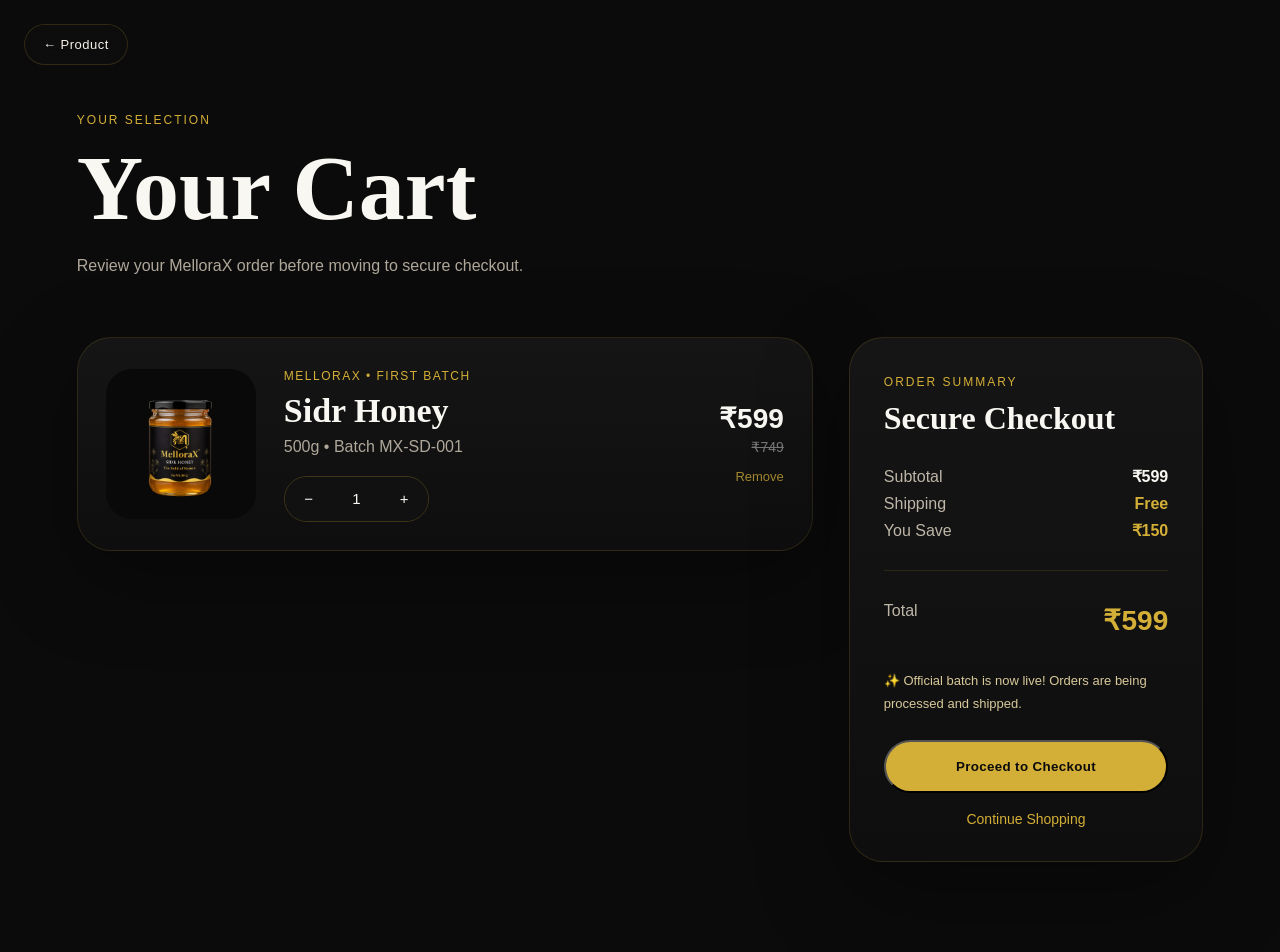
<file: cart.html>
<!DOCTYPE html>
<html lang="en">
   
<style>
.mx-cart-page{
    background:#0B0B0B;
    color:#F9F7F2;
    min-height:100vh;
    padding:110px 6% 90px;
}

.mx-cart-hero{
    max-width:760px;
    margin-bottom:56px;
}

.mx-cart-hero span,
.summary-kicker{
    color:#D4AF37;
    font-size:12px;
    letter-spacing:2px;
    text-transform:uppercase;
}

.mx-cart-hero h1{
    font-family:'Playfair Display',serif;
    font-size:clamp(52px,8vw,92px);
    line-height:1;
    margin:14px 0 18px;
}

.mx-cart-hero p{
    color:#AFA79A;
    line-height:1.8;
}

.mx-cart-layout{
    display:grid;
    grid-template-columns:1.35fr .65fr;
    gap:36px;
    align-items:start;
}

.mx-cart-items{
    display:grid;
    gap:22px;
}

.mx-cart-item{
    display:grid;
    grid-template-columns:150px 1fr auto;
    gap:28px;
    align-items:center;
    padding:28px;
    border-radius:34px;
    background:linear-gradient(180deg,#151515,#0E0E0E);
    border:1px solid rgba(212,175,55,.14);
    box-shadow:0 26px 85px rgba(0,0,0,.36);
}

.cart-image-wrap{
    width:150px;
    height:150px;
    border-radius:26px;
    background:#090909;
    display:flex;
    align-items:center;
    justify-content:center;
}

.cart-image-wrap img{
    width:90%;
    height:90%;
    object-fit:contain;
}

.cart-product-info span{
    color:#D4AF37;
    font-size:12px;
    letter-spacing:1.5px;
    text-transform:uppercase;
}

.cart-product-info h2{
    font-family:'Playfair Display',serif;
    font-size:34px;
    margin:8px 0;
    color:#F9F7F2;
}

.cart-product-info p{
    color:#AFA79A;
    margin:0;
}

.cart-qty{
    display:flex;
    width:145px;
    margin-top:20px;
    border:1px solid rgba(212,175,55,.24);
    border-radius:999px;
    overflow:hidden;
}

.cart-qty button,
.cart-qty input{
    width:48px;
    height:44px;
    border:0;
    background:#111;
    color:#F9F7F2;
    text-align:center;
    font-size:15px;
}

.cart-qty button{
    cursor:pointer;
    transition:.3s ease;
}

.cart-qty button:hover{
    background:rgba(212,175,55,.12);
    color:#D4AF37;
}

.cart-price-box{
    text-align:right;
}

.cart-price-box strong{
    display:block;
    font-size:28px;
    color:#F9F7F2;
}

.cart-price-box del{
    display:block;
    color:#777;
    font-size:14px;
    margin-top:4px;
}

.cart-price-box button{
    margin-top:14px;
    border:0;
    background:transparent;
    color:#D4AF37;
    font-size:13px;
    cursor:pointer;
    opacity:.75;
}

.cart-price-box button:hover{
    opacity:1;
}

.mx-cart-summary{
    position:sticky;
    top:28px;
    padding:34px;
    border-radius:34px;
    background:linear-gradient(180deg,#151515,#0E0E0E);
    border:1px solid rgba(212,175,55,.15);
    box-shadow:0 30px 90px rgba(0,0,0,.38);
}

.mx-cart-summary h3{
    font-family:'Playfair Display',serif;
    font-size:32px;
    margin:10px 0 26px;
}

.summary-lines p,
.cart-total{
    display:flex;
    justify-content:space-between;
    gap:20px;
    color:#BEB6A8;
    line-height:1.7;
}

.mx-cart-summary strong{
    color:#F9F7F2;
}

.free-text,
#cartDiscount{
    color:#D4AF37 !important;
}

.mx-cart-summary hr{
    border:0;
    border-top:1px solid rgba(212,175,55,.14);
    margin:26px 0;
}

.cart-total strong{
    color:#D4AF37;
    font-size:28px;
}

.cart-note{
    display:block !important;
    margin:24px 0;
    color:#D8C99A !important;
    font-size:13px;
    line-height:1.8;
}

.cart-checkout-btn{
    display:flex;
    align-items:center;
    justify-content:center;
    width:100%;
    padding:17px 22px;
    border-radius:999px;
    background:#D4AF37;
    color:#0B0B0B;
    text-decoration:none;
    font-weight:700;
    letter-spacing:.35px;
    transition:transform .35s ease, box-shadow .35s ease;
}

.cart-checkout-btn:hover{
    transform:translateY(-5px);
    box-shadow:0 18px 42px rgba(212,175,55,.28);
}

.cart-continue{
    display:block;
    text-align:center;
    margin-top:18px;
    color:#D4AF37;
    text-decoration:none;
    font-size:14px;
    transition:opacity .35s ease, transform .35s ease;
}

.cart-continue:hover{
    opacity:.75;
    transform:translateY(-2px);
}

.empty-cart{
    padding:44px;
    border-radius:34px;
    background:linear-gradient(180deg,#151515,#0E0E0E);
    border:1px solid rgba(212,175,55,.14);
}

.empty-cart h2{
    font-family:'Playfair Display',serif;
    font-size:42px;
}

.empty-cart p{
    color:#AFA79A;
}

.empty-cart a{
    display:inline-flex;
    margin-top:18px;
    padding:14px 22px;
    border-radius:999px;
    background:#D4AF37;
    color:#0B0B0B;
    text-decoration:none;
    font-weight:700;
}

@media(max-width:900px){

    .mx-cart-page{
        padding:92px 18px 60px;
    }

    .mx-cart-layout{
        grid-template-columns:1fr;
    }

    .mx-cart-item{
        grid-template-columns:100px 1fr;
        gap:18px;
        padding:20px;
    }

    .cart-image-wrap{
        width:100px;
        height:100px;
    }

    .cart-product-info h2{
        font-size:26px;
    }

    .cart-price-box{
        grid-column:2;
        text-align:left;
    }

    .mx-cart-summary{
        position:static;
    }
}
</style>

<head>
    <!-- Google Tag Manager -->
<script>(function(w,d,s,l,i){w[l]=w[l]||[];w[l].push({'gtm.start':
new Date().getTime(),event:'gtm.js'});var f=d.getElementsByTagName(s)[0],
j=d.createElement(s),dl=l!='dataLayer'?'&l='+l:'';j.async=true;j.src=
'https://www.googletagmanager.com/gtm.js?id='+i+dl;f.parentNode.insertBefore(j,f);
})(window,document,'script','dataLayer','GTM-THMJGZNJ');</script>
<!-- End Google Tag Manager -->
<meta charset="UTF-8">
<meta name="viewport" content="width=device-width, initial-scale=1.0, viewport-fit=cover">

<title>MelloraX Cart</title>
<link rel="stylesheet" href="style.css">
<!-- Meta Pixel Code -->
<script>
!function(f,b,e,v,n,t,s)
{if(f.fbq)return;n=f.fbq=function(){n.callMethod?
n.callMethod.apply(n,arguments):n.queue.push(arguments)};
if(!f._fbq)f._fbq=n;n.push=n;n.loaded=!0;n.version='2.0';
n.queue=[];t=b.createElement(e);t.async=!0;
t.src=v;s=b.getElementsByTagName(e)[0];
s.parentNode.insertBefore(t,s)}(window, document,'script',
'https://connect.facebook.net/en_US/fbevents.js');
fbq('init', '959600376885178');
fbq('track', 'PageView');
</script>
<noscript><img height="1" width="1" style="display:none"
src="https://www.facebook.com/tr?id=959600376885178&ev=PageView&noscript=1"
/></noscript>
<!-- End Meta Pixel Code -->
</head>

<script>
function goToCheckout(){
    const cart = JSON.parse(localStorage.getItem("melloraxCart") || "[]");

    if(!cart.length){
        alert("Your cart is empty.");
        return;
    }

    localStorage.setItem("melloraxCheckout", JSON.stringify({
        source:"cart",
        createdAt:Date.now(),
        items:cart
    }));

    window.location.href = "checkout.html";
}
</script>

<body>
    <!-- Google Tag Manager (noscript) -->
<noscript><iframe src="https://www.googletagmanager.com/ns.html?id=GTM-THMJGZNJ"
height="0" width="0" style="display:none;visibility:hidden"></iframe></noscript>
<!-- End Google Tag Manager (noscript) -->

<a href="sidr-honey.html" class="mx-back-home">← Product</a>

<main class="mx-cart-page">

<section class="mx-cart-hero">
    <span>Your Selection</span>
    <h1>Your Cart</h1>
    <p>Review your MelloraX order before moving to secure checkout.</p>
</section>

<section class="mx-cart-layout">

    <div class="mx-cart-items" id="cartItems"></div>

    <aside class="mx-cart-summary">

        <span class="summary-kicker">Order Summary</span>
        <h3>Secure Checkout</h3>

        <div class="summary-lines">
            <p><span>Subtotal</span><strong id="cartSubtotal">₹0</strong></p>
            <p><span>Shipping</span><strong class="free-text">Free</strong></p>
            <p><span>You Save</span><strong id="cartDiscount">₹0</strong></p>
        </div>

        <hr>

        <p class="cart-total">
            <span>Total</span>
            <strong id="cartTotal">₹0</strong>
        </p>

       <p class="cart-note">
    ✨ Official batch is now live! Orders are being processed and shipped.
</p>

   <button type="button" class="cart-checkout-btn" onclick="goToCheckout()">
    Proceed to Checkout
</button>
        <a href="products.html" class="cart-continue">
            Continue Shopping
        </a>

    </aside>

</section>

</main>

<script>
let cart = JSON.parse(localStorage.getItem("melloraxCart")) || [];

if(cart.length === 0){
    cart = [{
        id:"sidr-honey-500g",
        name:"Sidr Honey",
        brand:"MelloraX",
        variant:"500g • Batch MX-SD-001",
        price:599,
        mrp:749,
        qty:1,
        image:"assets/product-1.jpg"
    }];
}

function renderCart(){
    const cartItems = document.getElementById("cartItems");

    cartItems.innerHTML = cart.map((item, index) => `
        <article class="mx-cart-item">

            <div class="cart-image-wrap">
                <img src="${item.image}" alt="${item.name}">
            </div>

            <div class="cart-product-info">
                <span>${item.brand} • First Batch</span>
                <h2>${item.name}</h2>
                <p>${item.variant}</p>

                <div class="cart-qty">
                    <button type="button" onclick="changeQty(${index}, -1)">−</button>
                    <input value="${item.qty}" readonly>
                    <button type="button" onclick="changeQty(${index}, 1)">+</button>
                </div>
            </div>

            <div class="cart-price-box">
                <strong>₹${item.price * item.qty}</strong>
                <del>₹${item.mrp * item.qty}</del>
                <button type="button" onclick="removeItem(${index})">Remove</button>
            </div>

        </article>
    `).join("");

    const subtotal = cart.reduce((sum, item) => sum + item.price * item.qty, 0);
    const mrpTotal = cart.reduce((sum, item) => sum + item.mrp * item.qty, 0);
    const discount = mrpTotal - subtotal;

    document.getElementById("cartSubtotal").innerText = `₹${subtotal}`;
    document.getElementById("cartDiscount").innerText = `₹${discount}`;
    document.getElementById("cartTotal").innerText = `₹${subtotal}`;

    localStorage.setItem("melloraxCart", JSON.stringify(cart));
}

function changeQty(index, change){
    cart[index].qty += change;

    if(cart[index].qty < 1){
        cart[index].qty = 1;
    }

    renderCart();
}

function removeItem(index){
    cart.splice(index, 1);

    if(cart.length === 0){
        localStorage.removeItem("melloraxCart");

        document.getElementById("cartItems").innerHTML = `
            <div class="empty-cart">
                <h2>Your cart is empty</h2>
                <p>Return to the product page to explore MelloraX collections.</p>
                <a href="products.html">View Products</a>
            </div>
        `;

        document.getElementById("cartSubtotal").innerText = "₹0";
        document.getElementById("cartDiscount").innerText = "₹0";
        document.getElementById("cartTotal").innerText = "₹0";
        return;
    }

    renderCart();
}

renderCart();
</script>
<script src="search.js"></script>

</body>
</html>
</file>
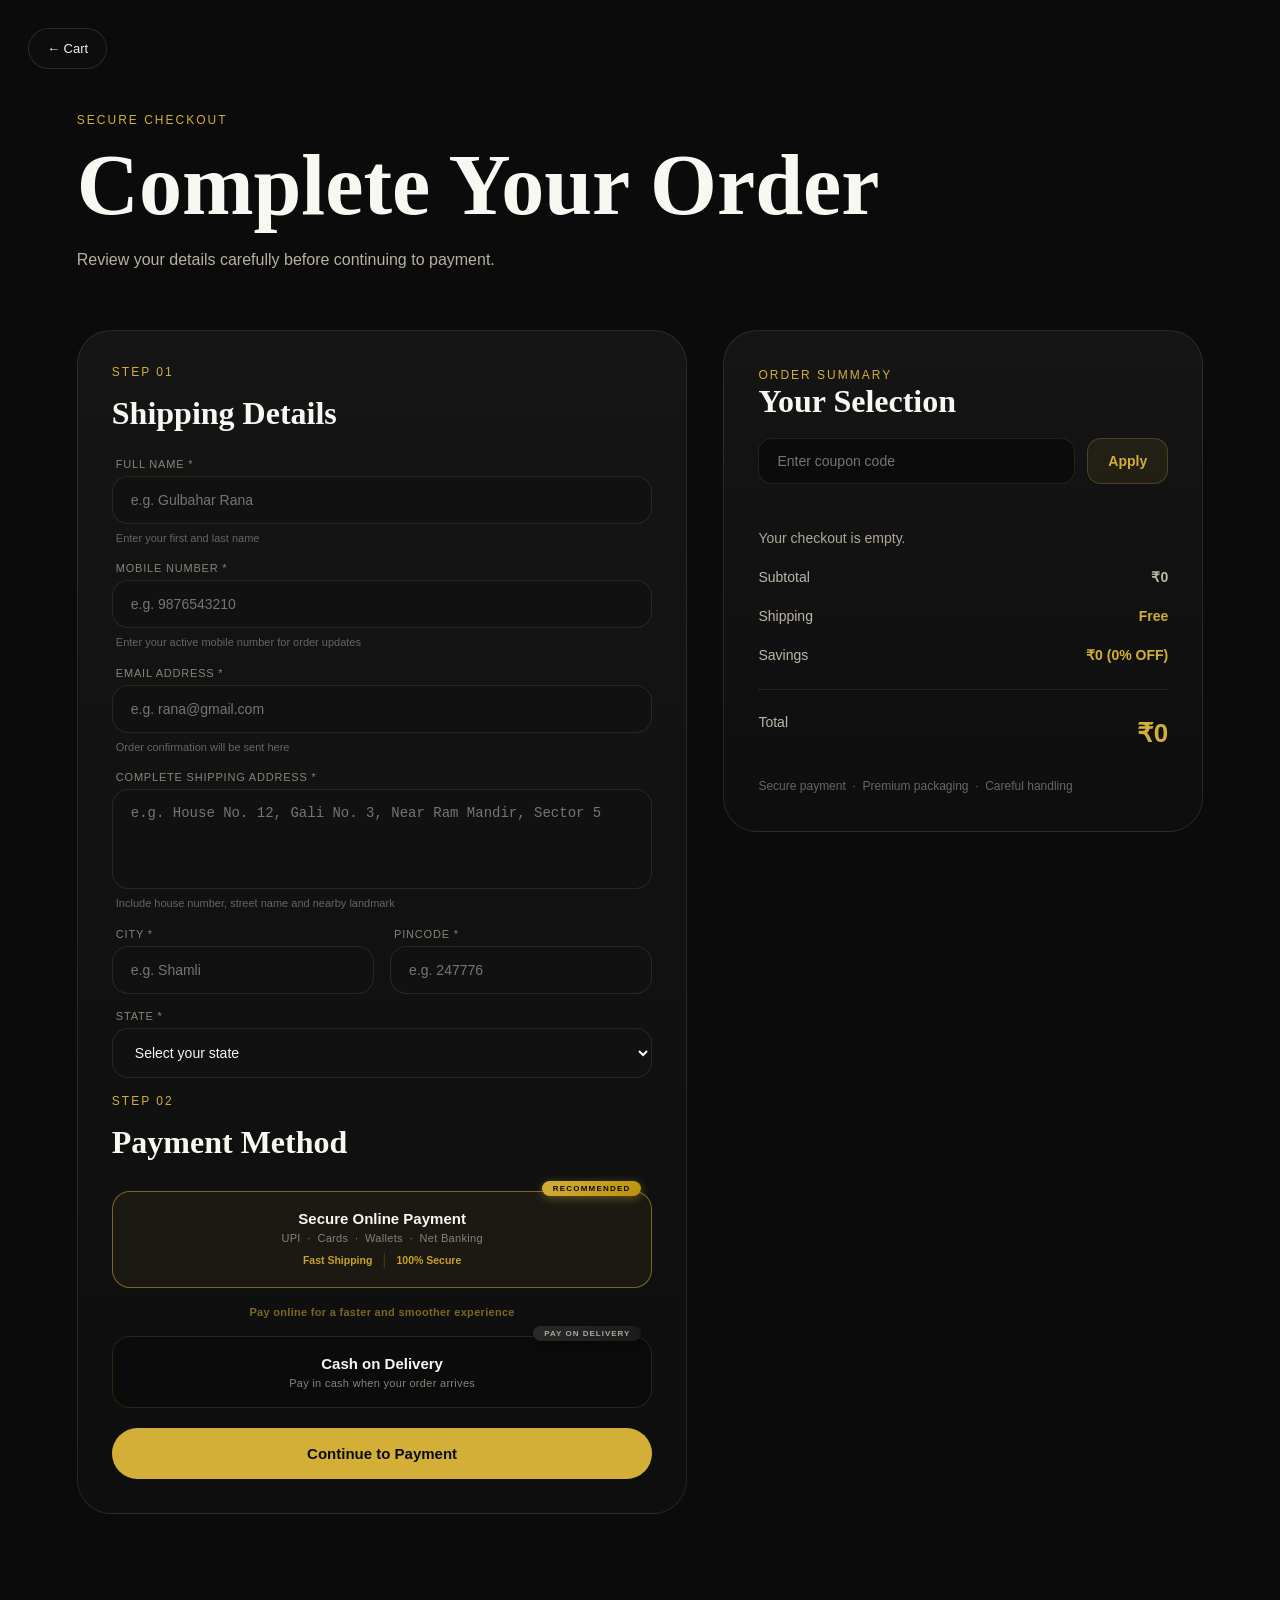
<file: checkout.html>
<!DOCTYPE html>
<html lang="en">
<head>
<!-- Google Tag Manager -->
<script>(function(w,d,s,l,i){w[l]=w[l]||[];w[l].push({'gtm.start':
new Date().getTime(),event:'gtm.js'});var f=d.getElementsByTagName(s)[0],
j=d.createElement(s),dl=l!='dataLayer'?'&l='+l:'';j.async=true;j.src=
'https://www.googletagmanager.com/gtm.js?id='+i+dl;f.parentNode.insertBefore(j,f);
})(window,document,'script','dataLayer','GTM-THMJGZNJ');</script>
<!-- End Google Tag Manager -->
<meta charset="UTF-8">
<meta name="viewport" content="width=device-width, initial-scale=1.0">
<title>Checkout • MelloraX</title>
<script src="https://checkout.razorpay.com/v1/checkout.js"></script>
<style>
*{box-sizing:border-box}
body{margin:0;background:#0B0B0B;color:#F9F7F2;font-family:Arial,sans-serif}
.mx-back-home{position:absolute;top:28px;left:28px;padding:12px 18px;border-radius:999px;background:rgba(15,15,15,.75);border:1px solid rgba(212,175,55,.18);color:#F5F1E8;text-decoration:none;font-size:13px}
.mx-checkout-page{min-height:100vh;padding:110px 6% 90px}
.checkout-head span,.checkout-kicker{color:#D4AF37;font-size:12px;letter-spacing:2px;text-transform:uppercase}
.checkout-head h1{font-family:serif;font-size:clamp(48px,7vw,86px);line-height:1;margin:14px 0 18px}
.checkout-head p{color:#B8B0A3;line-height:1.8}
.checkout-layout{display:grid;grid-template-columns:1.12fr .88fr;gap:36px;margin-top:55px;align-items:start}
.checkout-form,.checkout-summary{padding:34px;border-radius:34px;background:linear-gradient(180deg,#151515,#0E0E0E);border:1px solid rgba(212,175,55,.15)}
.checkout-form{display:grid;gap:16px}
.checkout-form h2,.checkout-summary h2{font-family:serif;font-size:32px;margin:0 0 10px}
.input-group{display:flex;flex-direction:column;gap:6px}
.input-label{font-size:11px;color:#8A8278;letter-spacing:.8px;text-transform:uppercase;padding-left:4px}
.checkout-form input,
.checkout-form textarea,
.checkout-form select{width:100%;padding:15px 18px;border-radius:16px;border:1px solid rgba(212,175,55,.14);background:#111;color:#F9F7F2;outline:none;font-size:14px;transition:.2s}
.checkout-form input:focus,
.checkout-form textarea:focus,
.checkout-form select:focus{border-color:rgba(212,175,55,.45);background:#131313}
.checkout-form input.error,
.checkout-form textarea.error,
.checkout-form select.error{border-color:rgba(220,80,80,.55);background:rgba(220,80,80,.04)}
.checkout-form input.valid,
.checkout-form textarea.valid,
.checkout-form select.valid{border-color:rgba(80,180,80,.35)}
.checkout-form textarea{min-height:100px;resize:none}
.field-error{font-size:11.5px;color:#e07070;padding-left:4px;display:none;line-height:1.5}
.field-hint{font-size:11px;color:#6A6460;padding-left:4px;line-height:1.5}
.checkout-row{display:grid;grid-template-columns:1fr 1fr;gap:16px}
.delivery-box{display:none;padding:13px 16px;border-radius:14px;background:rgba(212,175,55,.07);border:1px solid rgba(212,175,55,.16);color:#E6D49B;font-size:13px}
.payment-options{display:grid;gap:16px;margin-top:4px}
.payment-option{display:flex;align-items:center;justify-content:center;text-align:center;padding:18px 22px;border-radius:18px;border:1px solid rgba(212,175,55,.16);background:#0B0B0B;cursor:pointer;transition:.35s;position:relative;overflow:visible;flex-direction:column;gap:0}
.payment-option.active{border-color:rgba(212,175,55,.52);background:rgba(212,175,55,.06)}
.payment-option:hover{transform:translateY(-2px);border-color:rgba(212,175,55,.38)}
.payment-option input{display:none}
.save-tip{text-align:center;font-size:11px;color:#7A6820;font-weight:600;letter-spacing:.3px;padding:2px 0}
.coupon-box{display:grid;grid-template-columns:1fr auto;gap:12px;margin:18px 0}
.coupon-box input{padding:14px 18px;border-radius:14px;border:1px solid rgba(212,175,55,.14);background:#0B0B0B;color:#F9F7F2;font-size:14px;outline:none}
.coupon-box button{padding:0 20px;border-radius:14px;border:1px solid rgba(212,175,55,.24);background:rgba(212,175,55,.08);color:#D4AF37;font-weight:700;cursor:pointer;font-size:14px}
.coupon-message{margin-top:-6px;margin-bottom:14px;font-size:12px;color:#D4AF37;min-height:16px}
.pay-btn{padding:17px 24px;border-radius:999px;border:0;background:#D4AF37;color:#0B0B0B;font-weight:800;cursor:pointer;transition:.35s;font-size:15px;width:100%;margin-top:4px}
.pay-btn:hover{transform:translateY(-4px);box-shadow:0 18px 42px rgba(212,175,55,.28)}
.pay-btn:disabled{opacity:.65;cursor:not-allowed;transform:none}
.checkout-summary{position:sticky;top:28px}
.checkout-item{display:grid;grid-template-columns:68px 1fr auto;gap:12px;align-items:center;padding:16px 0;border-bottom:1px solid rgba(212,175,55,.1)}
.checkout-item img{width:68px;height:68px;object-fit:contain;border-radius:14px;background:#080808}
.checkout-item strong,.checkout-item small,.checkout-item span{display:block}
.checkout-item small,.checkout-item span{color:#AFA79A;font-size:12px;margin-top:2px}
.checkout-item b{color:#F9F7F2;white-space:nowrap}
.summary-lines p,.checkout-total{display:flex;justify-content:space-between;gap:20px;color:#BEB6A8;line-height:1.8;font-size:14px}
.checkout-summary hr{border:0;border-top:1px solid rgba(212,175,55,.14);margin:20px 0}
.gold,.checkout-total strong{color:#D4AF37!important}
.checkout-total strong{font-size:26px}
.empty-checkout{color:#AFA79A;line-height:1.8;font-size:14px}
.secure-strip{margin-top:20px;color:#6A6460;font-size:12px;line-height:1.7}
.mx-sticky-bar{display:none;position:fixed;bottom:0;left:0;right:0;z-index:9000;background:linear-gradient(90deg,#1A1500,#0F0F0F);border-top:1px solid rgba(212,175,55,.22);padding:14px 20px;align-items:center;justify-content:space-between;gap:12px;box-shadow:0 -8px 28px rgba(0,0,0,.5)}
.mx-sticky-bar-left{display:flex;flex-direction:column;gap:2px}
.mx-sticky-bar-left span{font-size:11px;color:#8A8278}
.mx-sticky-bar-left strong{font-size:16px;color:#F9F7F2;font-weight:800}
.mx-sticky-bar-btn{padding:10px 18px;border-radius:999px;border:0;background:#D4AF37;color:#0B0B0B;font-weight:800;font-size:13px;cursor:pointer;white-space:nowrap}
.mx-summary-sheet{position:fixed;inset:0;z-index:9500;opacity:0;visibility:hidden;transition:.3s ease}
.mx-summary-sheet.show{opacity:1;visibility:visible}
.mx-summary-overlay{position:absolute;inset:0;background:rgba(0,0,0,.7);backdrop-filter:blur(6px)}
.mx-summary-inner{position:absolute;bottom:0;left:0;right:0;background:linear-gradient(180deg,#191919,#0F0F0F);border-radius:28px 28px 0 0;border-top:1px solid rgba(212,175,55,.2);padding:24px 22px 40px;max-height:80vh;overflow-y:auto;transform:translateY(100%);transition:.35s ease}
.mx-summary-sheet.show .mx-summary-inner{transform:translateY(0)}
.mx-sheet-handle{width:40px;height:4px;border-radius:999px;background:rgba(212,175,55,.3);margin:0 auto 20px}
.mx-cod-loader{position:fixed;inset:0;z-index:999999;display:flex;align-items:center;justify-content:center;background:rgba(0,0,0,.84);backdrop-filter:blur(16px);opacity:0;visibility:hidden;transition:.35s ease}
.mx-cod-loader.show{opacity:1;visibility:visible}
.mx-cod-loader-card{width:min(380px,90%);padding:36px 28px;border-radius:32px;background:linear-gradient(180deg,#151515,#0C0C0C);border:1px solid rgba(212,175,55,.20);text-align:center;box-shadow:0 34px 90px rgba(0,0,0,.55)}
.mx-loader-circle{width:82px;height:82px;margin:0 auto 22px;border-radius:50%;display:flex;align-items:center;justify-content:center;gap:7px;background:rgba(212,175,55,.08);border:1px solid rgba(212,175,55,.25)}
.mx-loader-circle span{width:8px;height:8px;border-radius:50%;background:#D4AF37;animation:mxDotPulse 1s infinite ease-in-out}
.mx-loader-circle span:nth-child(2){animation-delay:.15s}
.mx-loader-circle span:nth-child(3){animation-delay:.30s}
.mx-loader-circle.done{background:linear-gradient(180deg,#D4AF37,#B9901F)}
.mx-loader-circle.done span{display:none}
.mx-loader-circle.done::after{content:"✓";font-size:34px;font-weight:800;color:#0B0B0B}
.mx-cod-loader-card h3{margin:0 0 10px;font-family:serif;font-size:27px;color:#F9F7F2}
.mx-cod-loader-card p{margin:0;color:#AFA79A;font-size:14px;line-height:1.6}
.mx-cod-confirm-btn{margin-top:22px;width:100%;padding:15px 22px;border:0;border-radius:999px;background:linear-gradient(180deg,#D4AF37,#B9901F);color:#0B0B0B;font-weight:800;cursor:pointer;font-size:15px}
.mx-cod-confirm-btn:disabled{opacity:.65;cursor:not-allowed}
.mx-cod-cancel-btn{margin-top:12px;background:none;border:0;color:#AFA79A;cursor:pointer;font-size:13px}
.mx-processing{position:fixed;inset:0;z-index:9999999;display:flex;align-items:center;justify-content:center;background:rgba(0,0,0,.7);backdrop-filter:blur(10px);opacity:0;visibility:hidden;transition:.3s ease}
.mx-processing.show{opacity:1;visibility:visible}
.mx-processing p{color:#D4AF37;font-size:16px;font-weight:700;margin-top:16px}
.mx-processing-inner{text-align:center}
.mx-spin{width:50px;height:50px;border:3px solid rgba(212,175,55,.2);border-top-color:#D4AF37;border-radius:50%;animation:mxSpin .8s linear infinite;margin:0 auto}
@keyframes mxDotPulse{0%,80%,100%{opacity:.35;transform:scale(.65)}40%{opacity:1;transform:scale(1)}}
@keyframes mxSpin{to{transform:rotate(360deg)}}
@media(max-width:900px){
  .mx-checkout-page{padding:92px 18px 100px}
  .checkout-layout,.checkout-row{grid-template-columns:1fr}
  .checkout-summary{position:static}
  .checkout-form,.checkout-summary{padding:22px;border-radius:26px}
  .coupon-box{grid-template-columns:1fr}
  .coupon-box button{min-height:50px}
  .mx-sticky-bar{display:flex}
}
</style>
<!-- Meta Pixel Code -->
<script>
!function(f,b,e,v,n,t,s)
{if(f.fbq)return;n=f.fbq=function(){n.callMethod?
n.callMethod.apply(n,arguments):n.queue.push(arguments)};
if(!f._fbq)f._fbq=n;n.push=n;n.loaded=!0;n.version='2.0';
n.queue=[];t=b.createElement(e);t.async=!0;
t.src=v;s=b.getElementsByTagName(e)[0];
s.parentNode.insertBefore(t,s)}(window, document,'script',
'https://connect.facebook.net/en_US/fbevents.js');
fbq('init', '959600376885178');
fbq('track', 'PageView');
</script>
<noscript><img height="1" width="1" style="display:none"
src="https://www.facebook.com/tr?id=959600376885178&ev=PageView&noscript=1"
/></noscript>
<!-- End Meta Pixel Code -->
</head>
<body>
<!-- Google Tag Manager (noscript) -->
<noscript><iframe src="https://www.googletagmanager.com/ns.html?id=GTM-THMJGZNJ"
height="0" width="0" style="display:none;visibility:hidden"></iframe></noscript>
<!-- End Google Tag Manager (noscript) -->

<a href="cart.html" class="mx-back-home">← Cart</a>

<main class="mx-checkout-page">
  <section class="checkout-head">
    <span>Secure Checkout</span>
    <h1>Complete Your Order</h1>
    <p>Review your details carefully before continuing to payment.</p>
  </section>

  <section class="checkout-layout">
    <form class="checkout-form" id="checkoutForm" novalidate>
      <span class="checkout-kicker">Step 01</span>
      <h2>Shipping Details</h2>

      <div class="input-group">
        <label class="input-label">Full Name *</label>
        <input type="text" id="fullName" placeholder="e.g. Gulbahar Rana" autocomplete="name">
        <div class="field-hint">Enter your first and last name</div>
        <div class="field-error" id="errName">Please enter a valid full name</div>
      </div>

      <div class="input-group">
        <label class="input-label">Mobile Number *</label>
        <input type="tel" id="phone" placeholder="e.g. 9876543210" maxlength="15" inputmode="numeric" oninput="this.value=this.value.replace(/\D/g,'')">
        <div class="field-hint">Enter your active mobile number for order updates</div>
        <div class="field-error" id="errPhone">Enter a valid phone number (10 digits)</div>
      </div>

      <div class="input-group">
        <label class="input-label">Email Address *</label>
        <input type="email" id="email" placeholder="e.g. rana@gmail.com" autocomplete="email">
        <div class="field-hint">Order confirmation will be sent here</div>
        <div class="field-error" id="errEmail">Enter a valid email address</div>
      </div>

      <div class="input-group">
        <label class="input-label">Complete Shipping Address *</label>
        <textarea id="address" placeholder="e.g. House No. 12, Gali No. 3, Near Ram Mandir, Sector 5"></textarea>
        <div class="field-hint">Include house number, street name and nearby landmark</div>
        <div class="field-error" id="errAddress">Enter your complete address with house no. and street name</div>
      </div>

      <div class="checkout-row">
        <div class="input-group">
          <label class="input-label">City *</label>
          <input type="text" id="city" placeholder="e.g. Shamli" autocomplete="address-level2">
          <div class="field-error" id="errCity">Enter a valid city name</div>
        </div>
        <div class="input-group">
          <label class="input-label">Pincode *</label>
          <input type="text" id="pincode" placeholder="e.g. 247776" maxlength="6" inputmode="numeric" oninput="this.value=this.value.replace(/\D/g,'');checkDelivery()">
          <div class="field-error" id="errPincode">Enter a valid 6-digit pincode</div>
        </div>
      </div>

      <div class="input-group">
        <label class="input-label">State *</label>
        <select id="state" autocomplete="address-level1">
          <option value="">Select your state</option>
          <option>Andhra Pradesh</option><option>Arunachal Pradesh</option><option>Assam</option><option>Bihar</option>
          <option>Chhattisgarh</option><option>Goa</option><option>Gujarat</option><option>Haryana</option>
          <option>Himachal Pradesh</option><option>Jharkhand</option><option>Karnataka</option><option>Kerala</option>
          <option>Madhya Pradesh</option><option>Maharashtra</option><option>Manipur</option><option>Meghalaya</option>
          <option>Mizoram</option><option>Nagaland</option><option>Odisha</option><option>Punjab</option>
          <option>Rajasthan</option><option>Sikkim</option><option>Tamil Nadu</option><option>Telangana</option>
          <option>Tripura</option><option>Uttar Pradesh</option><option>Uttarakhand</option><option>West Bengal</option>
          <option>Andaman and Nicobar Islands</option><option>Chandigarh</option>
          <option>Dadra and Nagar Haveli and Daman and Diu</option><option>Delhi</option>
          <option>Jammu and Kashmir</option><option>Ladakh</option><option>Lakshadweep</option><option>Puducherry</option>
        </select>
        <div class="field-error" id="errState">Please select your state</div>
      </div>

      <div class="delivery-box" id="deliveryEstimate"></div>

      <span class="checkout-kicker">Step 02</span>
      <h2>Payment Method</h2>

      <div class="payment-options">
        <label class="payment-option active" onclick="selectPayment(this,'Online Payment')">
          <input type="radio" name="payment" value="Online Payment" checked>
          <div style="position:absolute;top:-11px;right:10px;background:linear-gradient(135deg,#D4AF37,#B8920A);color:#0B0B0B;font-size:8px;font-weight:900;letter-spacing:1.2px;padding:3px 11px;border-radius:999px;white-space:nowrap;box-shadow:0 2px 10px rgba(212,175,55,.4)">RECOMMENDED</div>
          <div style="font-size:15px;font-weight:800;color:#F9F7F2;margin-bottom:5px">Secure Online Payment</div>
          <div style="font-size:11px;color:#8A8278;margin-bottom:7px;letter-spacing:.3px">UPI &nbsp;·&nbsp; Cards &nbsp;·&nbsp; Wallets &nbsp;·&nbsp; Net Banking</div>
          <div style="display:flex;align-items:center;justify-content:center;gap:10px;flex-wrap:wrap">
            <span style="font-size:10.5px;color:#C9A227;font-weight:700">Fast Shipping</span>
            <span style="color:rgba(212,175,55,.2)">|</span>
            <span style="font-size:10.5px;color:#C9A227;font-weight:700">100% Secure</span>
          </div>
        </label>

        <div class="save-tip">Pay online for a faster and smoother experience</div>

        <label class="payment-option" onclick="selectPayment(this,'COD')">
          <input type="radio" name="payment" value="COD">
          <div style="position:absolute;top:-11px;right:10px;background:linear-gradient(135deg,#2a2a2a,#1a1a1a);color:#AFA79A;font-size:8px;font-weight:900;letter-spacing:1px;padding:3px 11px;border-radius:999px;white-space:nowrap;box-shadow:0 2px 10px rgba(0,0,0,.4)">PAY ON DELIVERY</div>
          <div style="font-size:15px;font-weight:800;color:#F9F7F2;margin-bottom:5px">Cash on Delivery</div>
          <div style="font-size:11px;color:#8A8278;letter-spacing:.3px">Pay in cash when your order arrives</div>
        </label>
      </div>

      <button type="button" class="pay-btn" id="payBtn" onclick="startPayment()">Continue to Payment</button>
    </form>

    <!-- Desktop Summary -->
    <aside class="checkout-summary">
      <span class="checkout-kicker">Order Summary</span>
      <h2>Your Selection</h2>
      <div class="coupon-box">
        <input type="text" id="couponInput" placeholder="Enter coupon code">
        <button type="button" onclick="applyCoupon()">Apply</button>
      </div>
      <div class="coupon-message" id="couponMessage"></div>
      <div id="checkoutItems"></div>
      <div class="summary-lines">
        <p><span>Subtotal</span><strong id="checkoutSubtotal">₹0</strong></p>
        <p><span>Shipping</span><strong class="gold">Free</strong></p>
        <p><span>Savings</span><strong class="gold" id="checkoutSavings">₹0 (0% OFF)</strong></p>
      </div>
      <hr>
      <p class="checkout-total"><span>Total</span><strong id="checkoutTotal">₹0</strong></p>
      <div class="secure-strip">Secure payment &nbsp;·&nbsp; Premium packaging &nbsp;·&nbsp; Careful handling</div>
    </aside>
  </section>
</main>

<!-- Mobile Sticky Bar -->
<div class="mx-sticky-bar" id="mxStickyBar">
  <div class="mx-sticky-bar-left">
    <span id="stickyItemCount">0 items</span>
    <strong id="stickyTotal">₹0</strong>
  </div>
  <button class="mx-sticky-bar-btn" onclick="openSummarySheet()">View Order</button>
</div>

<!-- Mobile Summary Sheet -->
<div class="mx-summary-sheet" id="mxSummarySheet">
  <div class="mx-summary-overlay" onclick="closeSummarySheet()"></div>
  <div class="mx-summary-inner">
    <div class="mx-sheet-handle"></div>
    <div style="display:flex;justify-content:space-between;align-items:center;margin-bottom:16px">
      <span style="font-size:11px;color:#D4AF37;letter-spacing:2px;text-transform:uppercase">Order Summary</span>
      <button onclick="closeSummarySheet()" style="background:none;border:0;color:#8A8278;cursor:pointer;font-size:18px">X</button>
    </div>
    <div id="sheetItems"></div>
    <div style="display:flex;flex-direction:column;gap:4px;margin-top:12px;font-size:14px;color:#BEB6A8">
      <div style="display:flex;justify-content:space-between"><span>Subtotal</span><strong id="sheetSubtotal">₹0</strong></div>
      <div style="display:flex;justify-content:space-between"><span>Shipping</span><strong style="color:#D4AF37">Free</strong></div>
      <div style="display:flex;justify-content:space-between"><span>Savings</span><strong style="color:#D4AF37" id="sheetSavings">₹0</strong></div>
    </div>
    <hr style="border:0;border-top:1px solid rgba(212,175,55,.15);margin:14px 0">
    <div style="display:flex;justify-content:space-between;align-items:center">
      <span style="font-size:15px;font-weight:700">Total</span>
      <strong style="font-size:22px;color:#D4AF37" id="sheetTotal">₹0</strong>
    </div>
  </div>
</div>

<!-- COD Modal -->
<div class="mx-cod-loader" id="mxCodLoader">
  <div class="mx-cod-loader-card">
    <div class="mx-loader-circle" id="mxLoaderCircle"><span></span><span></span><span></span></div>
    <h3 id="mxLoaderTitle">Review COD Order</h3>
    <p id="mxLoaderText">Confirm your Cash on Delivery order to continue.</p>
    <button type="button" class="mx-cod-confirm-btn" id="mxCodConfirmBtn">Confirm Order</button>
    <button type="button" class="mx-cod-cancel-btn" onclick="closeCODLoader()">Cancel</button>
  </div>
</div>

<!-- Processing -->
<div class="mx-processing" id="mxProcessing">
  <div class="mx-processing-inner">
    <div class="mx-spin"></div>
    <p id="mxProcessingText">Processing your order...</p>
  </div>
</div>

<script>
const APPS_SCRIPT_URL = "https://script.google.com/macros/s/AKfycbxinKMjIBbmi-LekSxBHiPDBdCldTFfBgcMG1Oje6gUUMep-zf0bGKk7Ar_-qdSX2Rl/exec";
const RAZORPAY_KEY    = "rzp_live_T1wwrizUJfkCZp";

let selectedPayment = "Online Payment";
let couponDiscount  = 0;

const checkoutSession = JSON.parse(localStorage.getItem("melloraxCheckout") || "null");
let checkout = checkoutSession && Array.isArray(checkoutSession.items) ? checkoutSession.items : [];

// ─── Validation ───────────────────────────────────────────────
function setFieldState(inputEl, errId, isError) {
  if (!inputEl) return;
  inputEl.classList.toggle("error", isError);
  inputEl.classList.toggle("valid", !isError && inputEl.value.trim().length > 0);
  const errEl = document.getElementById(errId);
  if (errEl) errEl.style.display = isError ? "block" : "none";
}

function isValidName(val) {
  if (!val || val.length < 3) return false;
  if (!/^[a-zA-Z\s\.]+$/.test(val)) return false;
  const words = val.trim().split(/\s+/);
  for (const word of words) {
    if (word.length > 3) {
      const vowels = (word.match(/[aeiouAEIOU]/g) || []).length;
      if (vowels === 0) return false;
      if (vowels / word.length < 0.1) return false;
    }
  }
  return true;
}

function isValidAddress(val) {
  if (!val || val.length < 10) return false;
  if (!/[a-zA-Z]/.test(val)) return false;
  const words = val.trim().split(/[\s,]+/);
  let meaningfulWords = 0;
  for (const word of words) {
    const letters = word.replace(/[^a-zA-Z]/g, '');
    if (letters.length >= 3) {
      const vowels = (letters.match(/[aeiouAEIOU]/g) || []).length;
      if (vowels > 0) meaningfulWords++;
    } else if (letters.length > 0 || /\d/.test(word)) {
      meaningfulWords++;
    }
  }
  return meaningfulWords >= 2;
}

function isValidCity(val) {
  if (!val || val.length < 3) return false;
  if (!/^[a-zA-Z\s]+$/.test(val)) return false;
  return (val.match(/[aeiouAEIOU]/g) || []).length > 0;
}

function validateForm() {
  let valid = true;
  let firstError = null;

  const nameEl = document.getElementById("fullName");
  const nameOk = isValidName(nameEl.value.trim());
  setFieldState(nameEl, "errName", !nameOk);
  if (!nameOk) { valid = false; firstError = firstError || nameEl; }

  const phoneEl = document.getElementById("phone");
  const phoneOk = /^\d{7,15}$/.test(phoneEl.value.trim());
  setFieldState(phoneEl, "errPhone", !phoneOk);
  if (!phoneOk) { valid = false; firstError = firstError || phoneEl; }

  const emailEl = document.getElementById("email");
  const emailOk = /^[^\s@]+@[^\s@]+\.[^\s@]+$/.test(emailEl.value.trim());
  setFieldState(emailEl, "errEmail", !emailOk);
  if (!emailOk) { valid = false; firstError = firstError || emailEl; }

  const addrEl = document.getElementById("address");
  const addrOk = isValidAddress(addrEl.value.trim());
  setFieldState(addrEl, "errAddress", !addrOk);
  if (!addrOk) { valid = false; firstError = firstError || addrEl; }

  const cityEl = document.getElementById("city");
  const cityOk = isValidCity(cityEl.value.trim());
  setFieldState(cityEl, "errCity", !cityOk);
  if (!cityOk) { valid = false; firstError = firstError || cityEl; }

  const pinEl = document.getElementById("pincode");
  const pinOk = /^\d{6}$/.test(pinEl.value.trim());
  setFieldState(pinEl, "errPincode", !pinOk);
  if (!pinOk) { valid = false; firstError = firstError || pinEl; }

  const stateEl = document.getElementById("state");
  const stateOk = !!stateEl.value;
  setFieldState(stateEl, "errState", !stateOk);
  if (!stateOk) { valid = false; firstError = firstError || stateEl; }

  if (firstError) firstError.scrollIntoView({ behavior: "smooth", block: "center" });
  return valid;
}

["fullName","phone","email","address","city","pincode","state"].forEach(id => {
  const el = document.getElementById(id);
  if (!el) return;
  el.addEventListener("blur", () => {
    const v = el.value.trim();
    if (!v) return;
    if (id === "fullName")  setFieldState(el, "errName",    !isValidName(v));
    if (id === "phone")     setFieldState(el, "errPhone",   !/^\d{7,15}$/.test(v));
    if (id === "email")     setFieldState(el, "errEmail",   !/^[^\s@]+@[^\s@]+\.[^\s@]+$/.test(v));
    if (id === "address")   setFieldState(el, "errAddress", !isValidAddress(v));
    if (id === "city")      setFieldState(el, "errCity",    !isValidCity(v));
    if (id === "pincode")   setFieldState(el, "errPincode", !/^\d{6}$/.test(v));
    if (id === "state")     setFieldState(el, "errState",   !el.value);
  });
});

// ─── Totals ───────────────────────────────────────────────────
function getTotals() {
  const subtotal        = checkout.reduce((s,i) => s + Number(i.price)*Number(i.qty), 0);
  const mrpTotal        = checkout.reduce((s,i) => s + Number(i.mrp||i.price)*Number(i.qty), 0);
  const originalSavings = mrpTotal - subtotal;
  const finalTotal      = Math.max(subtotal - couponDiscount, 0);
  const totalSavings    = originalSavings + couponDiscount;
  const discountPercent = mrpTotal > 0 ? Math.round((totalSavings/mrpTotal)*100) : 0;
  return { subtotal, finalTotal, totalSavings, discountPercent };
}

// ─── Render ───────────────────────────────────────────────────
function itemsHTML(items) {
  return items.map(item => `
    <div class="checkout-item">
      <img src="${item.image}" alt="${item.name}">
      <div>
        <strong>${item.name}</strong>
        <small>${item.variant||""}</small>
        <span>Qty: ${item.qty}</span>
      </div>
      <b>₹${Number(item.price)*Number(item.qty)}</b>
    </div>`).join("");
}

function renderCheckout() {
  const t   = getTotals();
  const qty = checkout.reduce((s,i) => s + Number(i.qty||0), 0);

  const box = document.getElementById("checkoutItems");
  box.innerHTML = checkout.length ? itemsHTML(checkout) : `<div class="empty-checkout">Your checkout is empty.</div>`;

  document.getElementById("checkoutSubtotal").innerText = `₹${t.subtotal}`;
  document.getElementById("checkoutSavings").innerText  = `₹${t.totalSavings} (${t.discountPercent}% OFF)`;
  document.getElementById("checkoutTotal").innerText    = `₹${t.finalTotal}`;

  const sheetBox = document.getElementById("sheetItems");
  if (sheetBox) sheetBox.innerHTML = checkout.length ? itemsHTML(checkout) : "";
  const el = id => document.getElementById(id);
  if (el("sheetSubtotal")) el("sheetSubtotal").innerText = `₹${t.subtotal}`;
  if (el("sheetSavings"))  el("sheetSavings").innerText  = `₹${t.totalSavings} (${t.discountPercent}% OFF)`;
  if (el("sheetTotal"))    el("sheetTotal").innerText    = `₹${t.finalTotal}`;
  if (el("stickyItemCount")) el("stickyItemCount").innerText = `${qty} item${qty!==1?"s":""}`;
  if (el("stickyTotal"))     el("stickyTotal").innerText     = `₹${t.finalTotal}`;
}

// ─── Mobile Sheet ─────────────────────────────────────────────
function openSummarySheet()  { document.getElementById("mxSummarySheet").classList.add("show"); }
function closeSummarySheet() { document.getElementById("mxSummarySheet").classList.remove("show"); }

// ─── Delivery ─────────────────────────────────────────────────
function checkDelivery() {
  const pin = document.getElementById("pincode").value.trim();
  const box = document.getElementById("deliveryEstimate");
  if (pin.length === 6) {
    const est = ["1","2","3"].includes(pin[0]) ? "3–5 business days" : "5–7 business days";
    box.style.display = "block";
    box.innerHTML = `Estimated delivery: <strong>${est}</strong>`;
  } else { box.style.display = "none"; }
}

// ─── Payment ──────────────────────────────────────────────────
function selectPayment(el, method) {
  selectedPayment = method;
  document.querySelectorAll(".payment-option").forEach(i => i.classList.remove("active"));
  el.classList.add("active");
  el.querySelector('input[name="payment"]').checked = true;
  document.getElementById("payBtn").innerText = method === "COD" ? "Proceed with COD" : "Continue to Payment";
  renderCheckout();
  resetPayBtn();
}

function resetPayBtn() {
  const btn = document.getElementById("payBtn");
  btn.disabled = false;
  btn.innerText = selectedPayment === "COD" ? "Proceed with COD" : "Continue to Payment";
}

// ─── Coupon ───────────────────────────────────────────────────
function applyCoupon() {
  const code = document.getElementById("couponInput").value.trim().toUpperCase();
  const msg  = document.getElementById("couponMessage");
  couponDiscount = 0;
  if (!code)                     msg.innerText = "Enter a coupon code.";
  else if (code === "MELLORA20") msg.innerText = "Launch offer is already applied.";
  else                           msg.innerText = "Invalid coupon code.";
  renderCheckout();
}

// ─── Order ID ─────────────────────────────────────────────────
function makeOrderId() {
  const d = new Date();
  return `MX${d.getFullYear()}${String(d.getMonth()+1).padStart(2,"0")}${String(d.getDate()).padStart(2,"0")}${Math.floor(1000+Math.random()*9000)}`;
}

function collectOrderData(status, paymentId) {
  const t = getTotals();
  return {
    orderId  : makeOrderId(),
    customer : {
      name    : document.getElementById("fullName").value.trim(),
      phone   : document.getElementById("phone").value.trim(),
      email   : document.getElementById("email").value.trim(),
      address : document.getElementById("address").value.trim(),
      city    : document.getElementById("city").value.trim(),
      pincode : document.getElementById("pincode").value.trim(),
      state   : document.getElementById("state").value
    },
    items    : checkout,
    subtotal : t.subtotal,
    savings  : t.totalSavings,
    shipping : "Free",
    total    : t.finalTotal,
    payment  : selectedPayment,
    paymentId: paymentId || "",
    status   : status
  };
}

function showProcessing(msg) {
  document.getElementById("mxProcessingText").innerText = msg || "Processing...";
  document.getElementById("mxProcessing").classList.add("show");
}
function hideProcessing() { document.getElementById("mxProcessing").classList.remove("show"); }

async function saveOrderToSheet(orderData) {
  try {
    await fetch(APPS_SCRIPT_URL, {
      method : "POST",
      body   : JSON.stringify({ action: "saveOrder", ...orderData }),
      headers: { "Content-Type": "text/plain" }
    });
  } catch(e) { console.warn("Sheet save:", e); }
}

function redirectToSuccess(orderData) {
  localStorage.setItem("melloraxOrder", JSON.stringify(orderData));
  localStorage.removeItem("melloraxCheckout");
  localStorage.removeItem("melloraxCart");
  window.location.href = "success.html";
}

// ─── COD Modal ────────────────────────────────────────────────
function showCODLoader() {
  const loader = document.getElementById("mxCodLoader");
  const circle = document.getElementById("mxLoaderCircle");
  const title  = document.getElementById("mxLoaderTitle");
  const text   = document.getElementById("mxLoaderText");
  const btn    = document.getElementById("mxCodConfirmBtn");
  const t      = getTotals();

  circle.classList.remove("done");
  title.innerText   = "Review COD Order";
  text.innerText    = `Total Rs.${t.finalTotal}. Tap confirm to place your order.`;
  btn.innerText     = "Confirm Order";
  btn.disabled      = false;
  btn.style.opacity = "1";
  loader.classList.add("show");

  setTimeout(() => { circle.classList.add("done"); title.innerText = "Confirm COD Order"; btn.focus(); }, 900);

  // COD double submit fix
  const freshBtn = btn.cloneNode(true);
  btn.parentNode.replaceChild(freshBtn, btn);
  freshBtn.onclick = async function() {
    freshBtn.innerText    = "Placing Order...";
    freshBtn.disabled     = true;
    freshBtn.style.opacity = ".7";
    const od = collectOrderData("COD Pending", "");
    showProcessing("Saving your order...");
    loader.classList.remove("show");
    await Promise.race([saveOrderToSheet(od), new Promise(r => setTimeout(r, 5000))]);
    redirectToSuccess(od);
  };
}

function closeCODLoader() {
  document.getElementById("mxCodLoader").classList.remove("show");
  document.getElementById("mxLoaderCircle").classList.remove("done");
  resetPayBtn();
}

// ─── Start Payment ────────────────────────────────────────────
async function startPayment() {
  if (!checkout.length) { alert("Your checkout is empty."); return; }
  if (!validateForm()) return;

  const btn = document.getElementById("payBtn");
  const checkedPay = document.querySelector('input[name="payment"]:checked');
  selectedPayment = checkedPay ? checkedPay.value : "Online Payment";

  if (selectedPayment === "COD") { showCODLoader(); return; }

  btn.disabled  = true;
  btn.innerText = "Creating Order...";
  showProcessing("Preparing payment...");

  const totals = getTotals();
  let razorpayOrderId = null;

  try {
    const resp   = await fetch(APPS_SCRIPT_URL, {
      method : "POST",
      body   : JSON.stringify({ action: "createOrder", amount: totals.finalTotal * 100, receipt: makeOrderId() }),
      headers: { "Content-Type": "text/plain" }
    });
    const result = await resp.json();
    if (result.success && result.orderId) razorpayOrderId = result.orderId;
    else throw new Error(result.message || "Order ID creation failed");
  } catch(err) {
    hideProcessing();
    resetPayBtn();
    alert("Could not initiate payment. Please try again.\n" + err.message);
    return;
  }

  hideProcessing();

  const rzp = new Razorpay({
    key        : RAZORPAY_KEY,
    amount     : totals.finalTotal * 100,
    currency   : "INR",
    order_id   : razorpayOrderId,
    name       : "MelloraX",
    description: "Secure Order Payment",
    image      : "assets/logoraz.jpg",
    prefill    : {
      name   : document.getElementById("fullName").value.trim(),
      email  : document.getElementById("email").value.trim(),
      contact: document.getElementById("phone").value.trim()
    },
    theme : { color: "#D4AF37" },
    retry : { enabled: true, max_count: 2 },
    handler: async function(response) {
      showProcessing("Confirming payment...");
      const od = collectOrderData("Paid", response.razorpay_payment_id);
      od.razorpayOrderId  = razorpayOrderId;
      od.razorpaySignature = response.razorpay_signature;
      await Promise.race([saveOrderToSheet(od), new Promise(r => setTimeout(r, 5000))]);
      redirectToSuccess(od);
    },
    modal: { ondismiss: function() { resetPayBtn(); } }
  });

  rzp.on("payment.failed", function(r) {
    hideProcessing(); resetPayBtn();
    alert("Payment failed. Please try again.\nReason: " + r.error.description);
  });

  rzp.open();
}

renderCheckout();
</script>
</body>
</html>
</file>
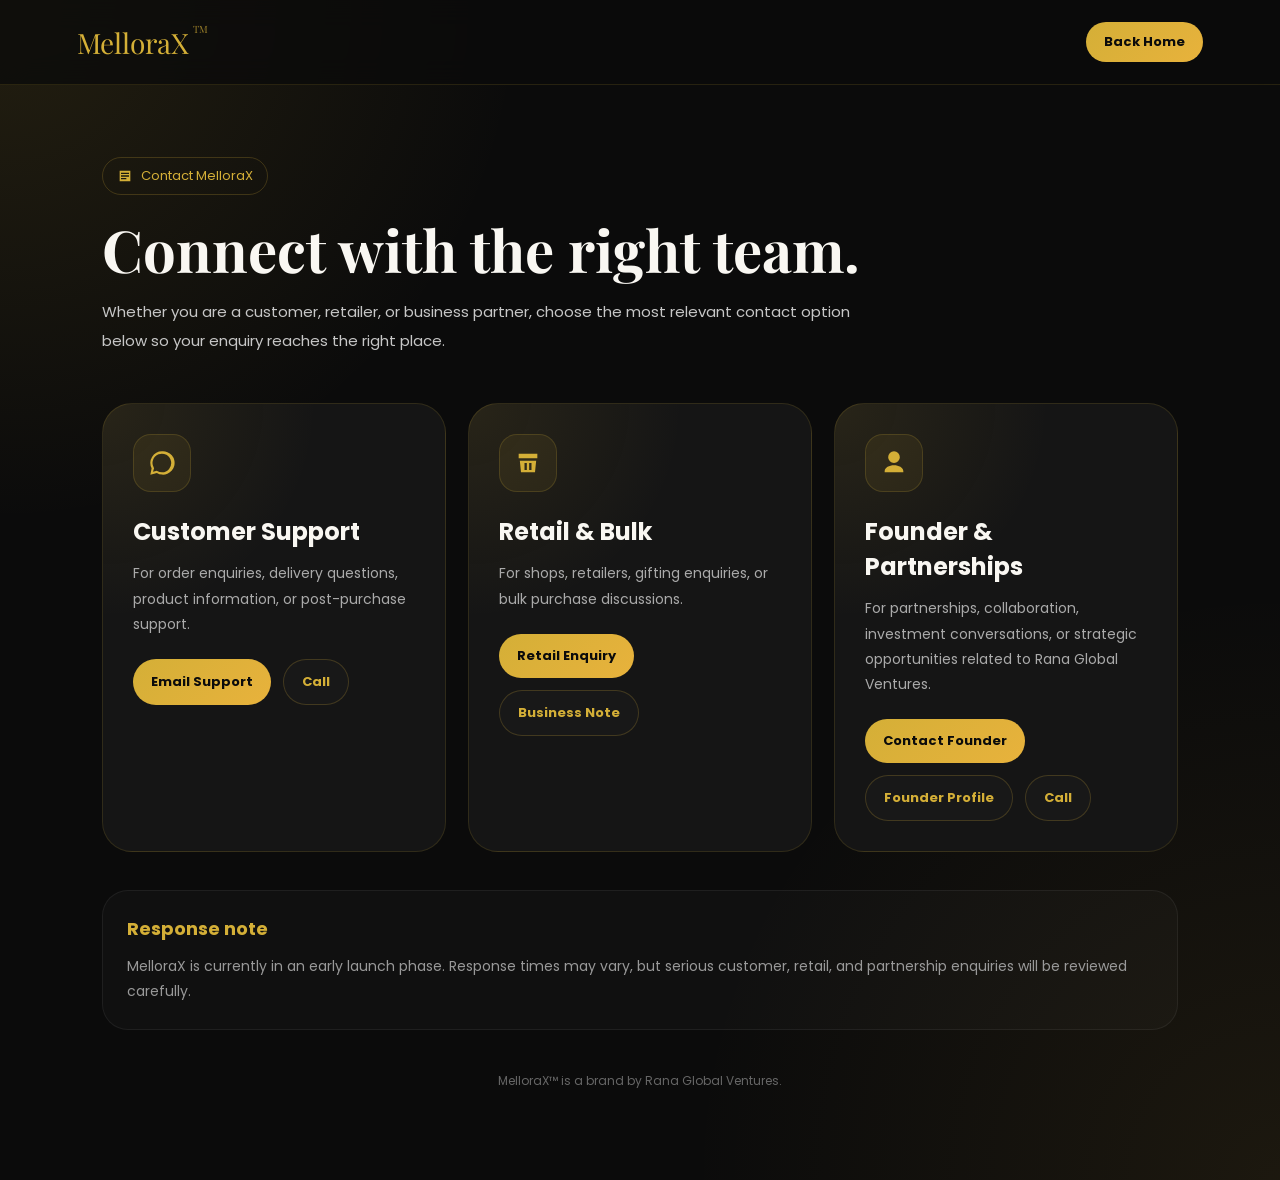
<file: contact.html>
<!DOCTYPE html>
<html lang="en">
<head>
    <!-- Google Tag Manager -->
<script>(function(w,d,s,l,i){w[l]=w[l]||[];w[l].push({'gtm.start':
new Date().getTime(),event:'gtm.js'});var f=d.getElementsByTagName(s)[0],
j=d.createElement(s),dl=l!='dataLayer'?'&l='+l:'';j.async=true;j.src=
'https://www.googletagmanager.com/gtm.js?id='+i+dl;f.parentNode.insertBefore(j,f);
})(window,document,'script','dataLayer','GTM-THMJGZNJ');</script>
<!-- End Google Tag Manager -->
<meta charset="UTF-8">
<meta name="viewport" content="width=device-width, initial-scale=1.0">

<title>Contact • MelloraX</title>
<!-- Meta Pixel Code -->
<script>
!function(f,b,e,v,n,t,s)
{if(f.fbq)return;n=f.fbq=function(){n.callMethod?
n.callMethod.apply(n,arguments):n.queue.push(arguments)};
if(!f._fbq)f._fbq=n;n.push=n;n.loaded=!0;n.version='2.0';
n.queue=[];t=b.createElement(e);t.async=!0;
t.src=v;s=b.getElementsByTagName(e)[0];
s.parentNode.insertBefore(t,s)}(window, document,'script',
'https://connect.facebook.net/en_US/fbevents.js');
fbq('init', '959600376885178');
fbq('track', 'PageView');
</script>
<noscript><img height="1" width="1" style="display:none"
src="https://www.facebook.com/tr?id=959600376885178&ev=PageView&noscript=1"
/></noscript>
<!-- End Meta Pixel Code -->
<link rel="icon" type="image/png" href="assets/favicon.png">
<link href="https://fonts.googleapis.com/css2?family=Playfair+Display:wght@600;700&family=Poppins:wght@300;400;500;600;700&display=swap" rel="stylesheet">

<style>
*{margin:0;padding:0;box-sizing:border-box}

:root{
    --black:#0B0B0B;
    --gold:#D4AF37;
    --amber:#E8B23C;
    --ivory:#F9F7F2;
    --grey:#9a9a9a;
    --card:#151515;
}

body{
    min-height:100vh;
    background:
        radial-gradient(circle at top left, rgba(212,175,55,.12), transparent 30%),
        radial-gradient(circle at bottom right, rgba(232,178,60,.08), transparent 34%),
        var(--black);
    color:var(--ivory);
    font-family:'Poppins',sans-serif;
}

.header{
    padding:22px 6%;
    display:flex;
    justify-content:space-between;
    align-items:center;
    border-bottom:1px solid rgba(212,175,55,.14);
    background:rgba(11,11,11,.78);
    backdrop-filter:blur(14px);
}

.logo{
    font-family:'Playfair Display',serif;
    color:var(--gold);
    font-size:28px;
}

.back{
    color:var(--black);
    background:linear-gradient(135deg,var(--gold),var(--amber));
    padding:10px 18px;
    border-radius:999px;
    text-decoration:none;
    font-size:13px;
    font-weight:700;
}

.main{
    max-width:1120px;
    margin:auto;
    padding:72px 22px 90px;
}

.badge{
    display:inline-flex;
    gap:8px;
    align-items:center;
    padding:8px 14px;
    border:1px solid rgba(212,175,55,.22);
    border-radius:999px;
    color:var(--gold);
    font-size:13px;
    margin-bottom:24px;
}

.badge svg{
    width:16px;
    height:16px;
    fill:var(--gold);
}

h1{
    font-family:'Playfair Display',serif;
    font-size:58px;
    line-height:1.06;
    max-width:780px;
    margin-bottom:18px;
}

.intro{
    color:#c7c7c7;
    max-width:760px;
    line-height:1.9;
    font-size:15px;
}

.contact-grid{
    margin-top:48px;
    display:grid;
    gap:22px;
}

.contact-card{
    position:relative;
    padding:30px;
    border-radius:30px;
    background:
        radial-gradient(circle at top left, rgba(212,175,55,.10), transparent 38%),
        var(--card);
    border:1px solid rgba(212,175,55,.14);
    overflow:hidden;
    transition:.35s ease;
}

.contact-card::before{
    content:"";
    position:absolute;
    inset:-2px;
    background:linear-gradient(120deg, transparent, rgba(212,175,55,.13), transparent);
    transform:translateX(-110%);
    transition:.7s ease;
}

.contact-card:hover{
    transform:translateY(-7px);
    border-color:rgba(212,175,55,.28);
    box-shadow:
        0 32px 85px rgba(0,0,0,.55),
        0 0 35px rgba(212,175,55,.09);
}

.contact-card:hover::before{
    transform:translateX(110%);
}

.card-icon{
    width:58px;
    height:58px;
    border-radius:18px;
    background:rgba(212,175,55,.08);
    border:1px solid rgba(212,175,55,.18);
    display:flex;
    align-items:center;
    justify-content:center;
    margin-bottom:22px;
}

.card-icon svg{
    width:28px;
    height:28px;
    fill:var(--gold);
}

.contact-card h2{
    font-size:24px;
    margin-bottom:12px;
}

.contact-card p{
    color:#aaa;
    line-height:1.8;
    font-size:14px;
    margin-bottom:22px;
}

.contact-actions{
    display:flex;
    flex-wrap:wrap;
    gap:12px;
}

.contact-btn{
    display:inline-flex;
    align-items:center;
    justify-content:center;
    gap:8px;
    padding:12px 18px;
    border-radius:999px;
    text-decoration:none;
    font-size:13px;
    font-weight:700;
    transition:.3s ease;
}

.primary{
    background:linear-gradient(135deg,var(--gold),var(--amber));
    color:var(--black);
}

.secondary{
    border:1px solid rgba(212,175,55,.22);
    color:var(--gold);
    background:rgba(30,30,30,.45);
}

.contact-btn:hover{
    transform:translateY(-3px);
    box-shadow:0 18px 40px rgba(212,175,55,.13);
}

.contact-btn svg{
    width:15px;
    height:15px;
    fill:currentColor;
}

.info-strip{
    margin-top:38px;
    padding:24px;
    border-radius:26px;
    background:rgba(255,255,255,.025);
    border:1px solid rgba(255,255,255,.06);
}

.info-strip h3{
    color:var(--gold);
    margin-bottom:12px;
    font-size:18px;
}

.info-strip p{
    color:#999;
    line-height:1.8;
    font-size:14px;
}

.footer-note{
    margin-top:42px;
    color:#666;
    font-size:12px;
    text-align:center;
}

@media(min-width:850px){
    .contact-grid{
        grid-template-columns:repeat(3,1fr);
    }
}

@media(max-width:849px){
    .header{padding:18px 20px}
    .logo{font-size:22px}
    .main{padding:56px 20px 76px}
    h1{font-size:38px}
    .contact-card{padding:24px}
}.logo sup,
.lux-logo sup,
.portal-brand sup{
    font-size:10px;

    opacity:.72;

    position:relative;

    top:-0.18em;

    margin-left:-3px;

    vertical-align:top;
}/* PREMIUM CARD REFLECTION */
.policy-card,
.contact-card,
.product-card,
.premium-review-card,
.flow-card,
.sat-card {
    position: relative;
    overflow: hidden;
}

.policy-card::before,
.contact-card::before,
.product-card::before,
.premium-review-card::before,
.flow-card::before,
.sat-card::before {
    content: "";
    position: absolute;
    inset: -2px;
    background: linear-gradient(
        120deg,
        transparent,
        rgba(212,175,55,0.13),
        transparent
    );
    transform: translateX(-140%);
    transition: transform 1.8s cubic-bezier(0.22,1,0.36,1);
    pointer-events: none;
}

.policy-card:hover::before,
.contact-card:hover::before,
.product-card:hover::before,
.premium-review-card:hover::before,
.flow-card:hover::before,
.sat-card:hover::before {
    transform: translateX(140%);
}.policy-card:active::before,
.contact-card:active::before,
.product-card:active::before,
.premium-review-card:active::before,
.flow-card:active::before,
.sat-card:active::before {
    transform: translateX(140%);
}
</style>
</head>

<body>

    <!-- Google Tag Manager (noscript) -->
<noscript><iframe src="https://www.googletagmanager.com/ns.html?id=GTM-THMJGZNJ"
height="0" width="0" style="display:none;visibility:hidden"></iframe></noscript>
<!-- End Google Tag Manager (noscript) -->
<header class="header">
    <div class="logo">MelloraX <sup>TM</sup></div>
    <a href="index.html" class="back">Back Home</a>
</header>

<main class="main">

    <div class="badge">
        <svg viewBox="0 0 24 24"><path d="M4 4h16v16H4V4zm2 3v2h12V7H6zm0 4v2h12v-2H6zm0 4v2h8v-2H6z"/></svg>
        Contact MelloraX
    </div>

    <h1>Connect with the right team.</h1>

    <p class="intro">
        Whether you are a customer, retailer, or business partner, choose the most relevant contact option below so your enquiry reaches the right place.
    </p>

    <section class="contact-grid">

        <div class="contact-card">
            <div class="card-icon">
                <svg viewBox="0 0 24 24"><path d="M12 2a10 10 0 0 0-8.9 14.6L2 22l5.6-1.5A10 10 0 1 0 12 2zm0 18a8 8 0 0 1-4.1-1.1l-.3-.2-3.3.9.9-3.2-.2-.3A8 8 0 1 1 12 20z"/></svg>
            </div>

            <h2>Customer Support</h2>

            <p>
                For order enquiries, delivery questions, product information, or post-purchase support.
            </p>

            <div class="contact-actions">
                <a href="mailto:support@mellorax.com" class="contact-btn primary">
                    Email Support
                </a>

                <a href="tel:+919690181875" class="contact-btn secondary">
                    Call
                </a>
            </div>
        </div>

        <div class="contact-card">
            <div class="card-icon">
                <svg viewBox="0 0 24 24"><path d="M4 4h16v4H4V4zm1 6h14l-1 10H6L5 10zm4 2v6h2v-6H9zm4 0v6h2v-6h-2z"/></svg>
            </div>

            <h2>Retail & Bulk</h2>

            <p>
                For shops, retailers, gifting enquiries, or bulk purchase discussions.
            </p>

            <div class="contact-actions">
                <a href="mailto:business@mellorax.com" class="contact-btn primary">
                    Retail Enquiry
                </a>

                <a href="#founder-contact" class="contact-btn secondary">
                    Business Note
                </a>
            </div>
        </div>

        <div class="contact-card" id="founder-contact">
            <div class="card-icon">
                <svg viewBox="0 0 24 24"><path d="M12 12a5 5 0 1 0-5-5 5 5 0 0 0 5 5zm0 2c-4 0-8 2-8 5v1h16v-1c0-3-4-5-8-5z"/></svg>
            </div>

            <h2>Founder & Partnerships</h2>

            <p>
                For partnerships, collaboration, investment conversations, or strategic opportunities related to Rana Global Ventures.
            </p>

            <div class="contact-actions">
                <a href="mailto:founder@mellorax.com" class="contact-btn primary">
                    Contact Founder
                </a>

               <a href="index.html#founder" class="contact-btn secondary">
    Founder Profile
</a>
 <a href="tel:+917248101054" class="contact-btn secondary">
                    Call
                </a>
            </div>
        </div>

    </section>

    <section class="info-strip">
        <h3>Response note</h3>
        <p>
            MelloraX is currently in an early launch phase. Response times may vary, but serious customer, retail, and partnership enquiries will be reviewed carefully.
        </p>
    </section>

    <p class="footer-note">
        MelloraX™ is a brand by Rana Global Ventures.
    </p>

</main>
<script src="search.js"></script>
</body>
</html>
</file>
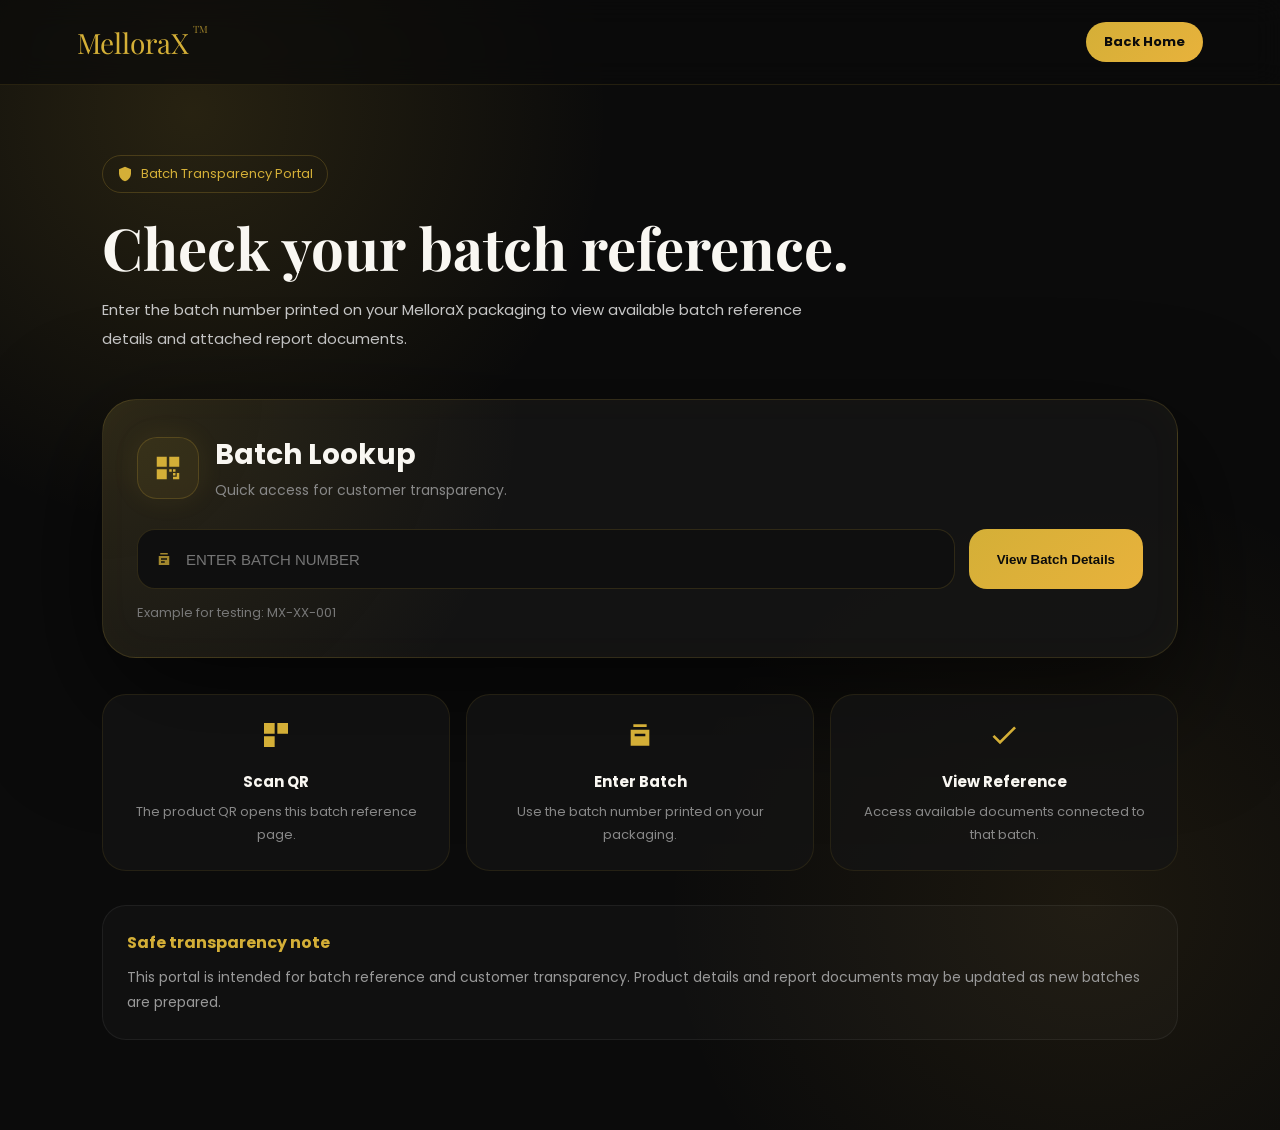
<file: labreport.html>
<!DOCTYPE html>
<html lang="en">
<head>
    <!-- Google Tag Manager -->
<script>(function(w,d,s,l,i){w[l]=w[l]||[];w[l].push({'gtm.start':
new Date().getTime(),event:'gtm.js'});var f=d.getElementsByTagName(s)[0],
j=d.createElement(s),dl=l!='dataLayer'?'&l='+l:'';j.async=true;j.src=
'https://www.googletagmanager.com/gtm.js?id='+i+dl;f.parentNode.insertBefore(j,f);
})(window,document,'script','dataLayer','GTM-THMJGZNJ');</script>
<!-- End Google Tag Manager -->
<meta charset="UTF-8">
<meta name="viewport" content="width=device-width, initial-scale=1.0">

<title>Batch Transparency • MelloraX</title>
<!-- Meta Pixel Code -->
<script>
!function(f,b,e,v,n,t,s)
{if(f.fbq)return;n=f.fbq=function(){n.callMethod?
n.callMethod.apply(n,arguments):n.queue.push(arguments)};
if(!f._fbq)f._fbq=n;n.push=n;n.loaded=!0;n.version='2.0';
n.queue=[];t=b.createElement(e);t.async=!0;
t.src=v;s=b.getElementsByTagName(e)[0];
s.parentNode.insertBefore(t,s)}(window, document,'script',
'https://connect.facebook.net/en_US/fbevents.js');
fbq('init', '959600376885178');
fbq('track', 'PageView');
</script>
<noscript><img height="1" width="1" style="display:none"
src="https://www.facebook.com/tr?id=959600376885178&ev=PageView&noscript=1"
/></noscript>
<!-- End Meta Pixel Code -->
<link rel="icon" type="image/png" href="assets/favicon.png">
<link href="https://fonts.googleapis.com/css2?family=Playfair+Display:wght@600;700&family=Poppins:wght@300;400;500;600;700&display=swap" rel="stylesheet">

<style>
*{margin:0;padding:0;box-sizing:border-box}

:root{
    --black:#0B0B0B;
    --charcoal:#151515;
    --grey:#9a9a9a;
    --ivory:#F9F7F2;
    --gold:#D4AF37;
    --amber:#E8B23C;
}

body{
    min-height:100vh;
    background:
        radial-gradient(circle at 15% 10%, rgba(212,175,55,.14), transparent 28%),
        radial-gradient(circle at 85% 80%, rgba(232,178,60,.08), transparent 30%),
        var(--black);
    color:var(--ivory);
    font-family:'Poppins',sans-serif;
    overflow-x:hidden;
}

.header{
    padding:22px 6%;
    display:flex;
    justify-content:space-between;
    align-items:center;
    border-bottom:1px solid rgba(212,175,55,.13);
    background:rgba(11,11,11,.72);
    backdrop-filter:blur(14px);
}

.logo{
    font-family:'Playfair Display',serif;
    font-size:28px;
    color:var(--gold);
}

.back{
    color:var(--black);
    background:linear-gradient(135deg,var(--gold),var(--amber));
    padding:10px 18px;
    border-radius:999px;
    text-decoration:none;
    font-size:13px;
    font-weight:700;
}

.main{
    max-width:1120px;
    margin:auto;
    padding:70px 22px 90px;
}

.hero{
    display:grid;
    gap:34px;
    align-items:center;
}

.badge{
    display:inline-flex;
    align-items:center;
    gap:8px;
    padding:8px 14px;
    border:1px solid rgba(212,175,55,.22);
    border-radius:999px;
    color:var(--gold);
    font-size:13px;
    margin-bottom:24px;
}

.badge svg{width:16px;height:16px;fill:var(--gold)}

h1{
    font-family:'Playfair Display',serif;
    font-size:58px;
    line-height:1.06;
    max-width:760px;
    margin-bottom:18px;
}

.intro{
    color:#c7c7c7;
    max-width:720px;
    line-height:1.9;
    font-size:15px;
}

.portal-card{
    position:relative;
    margin-top:46px;
    padding:34px;
    border-radius:34px;
    background:
        radial-gradient(circle at top left, rgba(212,175,55,.13), transparent 38%),
        rgba(21,21,21,.92);
    border:1px solid rgba(212,175,55,.16);
    box-shadow:
        0 42px 120px rgba(0,0,0,.65),
        inset 0 0 40px rgba(212,175,55,.025);
    overflow:hidden;
}

.portal-card::before{
    content:"";
    position:absolute;
    inset:-2px;
    background:linear-gradient(120deg,transparent,rgba(212,175,55,.16),transparent);
    transform:translateX(-100%);
    animation:softSweep 5s infinite;
    pointer-events:none;
}

@keyframes softSweep{
    0%,55%{transform:translateX(-100%)}
    100%{transform:translateX(100%)}
}

.portal-head{
    position:relative;
    display:flex;
    gap:16px;
    align-items:center;
    margin-bottom:28px;
}

.icon-box{
    width:62px;
    height:62px;
    border-radius:20px;
    background:rgba(212,175,55,.08);
    border:1px solid rgba(212,175,55,.2);
    display:flex;
    align-items:center;
    justify-content:center;
    box-shadow:0 0 28px rgba(212,175,55,.08);
}

.icon-box svg{width:30px;height:30px;fill:var(--gold)}

.portal-head h2{
    font-size:28px;
    margin-bottom:4px;
}

.portal-head p{
    color:#888;
    font-size:14px;
}

.input-area{
    position:relative;
    display:flex;
    gap:14px;
    flex-wrap:wrap;
}

.input-wrap{
    flex:1;
    min-width:240px;
    position:relative;
}

.input-wrap svg{
    position:absolute;
    left:18px;
    top:50%;
    transform:translateY(-50%);
    width:18px;
    height:18px;
    fill:var(--gold);
    opacity:.75;
}

input{
    width:100%;
    height:60px;
    background:#0F0F0F;
    border:1px solid rgba(212,175,55,.16);
    border-radius:18px;
    padding:0 20px 0 48px;
    color:var(--ivory);
    font-size:15px;
    outline:none;
    text-transform:uppercase;
}

input:focus{
    border-color:rgba(212,175,55,.42);
    box-shadow:0 0 28px rgba(212,175,55,.12);
}

button{
    height:60px;
    border:none;
    border-radius:18px;
    padding:0 28px;
    background:linear-gradient(135deg,var(--gold),var(--amber));
    color:var(--black);
    font-weight:800;
    cursor:pointer;
    transition:.3s ease;
}

button:hover{
    transform:translateY(-3px);
    box-shadow:0 18px 45px rgba(212,175,55,.22);
}

.hint{
    margin-top:14px;
    color:#777;
    font-size:13px;
}

.report{
    display:none;
    margin-top:30px;
    padding:28px;
    border-radius:28px;
    background:#101010;
    border:1px solid rgba(212,175,55,.12);
    animation:reveal .45s ease;
}

.report.active{display:block}

@keyframes reveal{
    from{opacity:0;transform:translateY(18px) scale(.98)}
    to{opacity:1;transform:translateY(0) scale(1)}
}

.report-top{
    display:flex;
    justify-content:space-between;
    gap:20px;
    flex-wrap:wrap;
    margin-bottom:26px;
}

.report-top h3{
    font-size:26px;
}

.status{
    display:inline-flex;
    align-items:center;
    gap:8px;
    height:max-content;
    padding:8px 14px;
    border-radius:999px;
    color:var(--gold);
    border:1px solid rgba(212,175,55,.2);
    background:rgba(212,175,55,.08);
    font-size:13px;
}

.status::before{
    content:"";
    width:8px;
    height:8px;
    border-radius:50%;
    background:var(--gold);
    box-shadow:0 0 14px rgba(212,175,55,.55);
}

.report-grid{
    display:grid;
    grid-template-columns:repeat(3,1fr);
    gap:16px;
}

.item{
    padding:20px;
    border-radius:20px;
    background:#161616;
    border:1px solid rgba(212,175,55,.08);
}

.item span{
    display:block;
    color:#777;
    font-size:12px;
    margin-bottom:8px;
}

.item strong{
    color:var(--ivory);
    font-size:15px;
}

.item a{
    color:var(--gold);
    text-decoration:none;
}

.not-found{
    display:none;
    margin-top:24px;
    padding:18px;
    border-radius:18px;
    color:#ffb3b3;
    background:rgba(255,80,80,.06);
    border:1px solid rgba(255,80,80,.18);
}

.flow{
    margin-top:36px;
    display:grid;
    grid-template-columns:repeat(3,1fr);
    gap:16px;
}

.flow-card{
    padding:24px;
    border-radius:24px;
    background:rgba(20,20,20,.76);
    border:1px solid rgba(212,175,55,.1);
    text-align:center;
    transition:.3s ease;
}

.flow-card:hover{
    transform:translateY(-6px);
    border-color:rgba(212,175,55,.25);
    box-shadow:0 24px 60px rgba(0,0,0,.45);
}

.flow-card svg{
    width:32px;
    height:32px;
    fill:var(--gold);
    margin-bottom:12px;
}

.flow-card h4{
    font-size:15px;
    margin-bottom:8px;
}

.flow-card p{
    color:#888;
    font-size:13px;
    line-height:1.7;
}

.note{
    margin-top:34px;
    padding:24px;
    border-radius:24px;
    background:rgba(255,255,255,.025);
    border:1px solid rgba(255,255,255,.06);
}

.note h4{
    color:var(--gold);
    margin-bottom:10px;
}

.note p{
    color:#999;
    line-height:1.8;
    font-size:14px;
}

@media(max-width:900px){
    h1{font-size:42px}
    .report-grid,.flow{grid-template-columns:1fr}
}

@media(max-width:849px){
    .header{padding:18px 20px}
    .logo{font-size:22px}
    .main{padding:56px 20px 76px}
    h1{font-size:37px}
    .portal-card{padding:24px}
    .portal-head h2{font-size:24px}
    button{width:100%}
}/* REPORT ACTION BUTTON */

.report-btn{
    display:inline-flex;
    align-items:center;
    justify-content:center;

    margin-top:6px;

    padding:12px 18px;

    border-radius:14px;

    background:
        linear-gradient(
            135deg,
            rgba(212,175,55,0.18),
            rgba(212,175,55,0.10)
        );

    border:1px solid rgba(212,175,55,0.22);

    color:#D4AF37;
    text-decoration:none;

    font-size:14px;
    font-weight:600;

    transition:all .3s ease;
}

.report-btn:hover{
    transform:translateY(-3px);

    border-color:rgba(212,175,55,0.38);

    box-shadow:
        0 18px 40px rgba(0,0,0,0.45),
        0 0 24px rgba(212,175,55,0.10);
}

.report-btn:active{
    transform:scale(.97);
}/* PREMIUM CARD REFLECTION */

.policy-card{
    position:relative;
    overflow:hidden;
}

.policy-card::before{
    content:"";
    position:absolute;
    inset:-2px;

    background:linear-gradient(
        120deg,
        transparent,
        rgba(212,175,55,0.13),
        transparent
    );

    transform:translateX(-120%);
    transition:transform .75s ease;

    pointer-events:none;
}

.policy-card:hover::before{
    transform:translateX(120%);
}/* =========================
   LAB PORTAL LOADER
========================= */

#portal-loader{
    position:fixed;
    inset:0;

    z-index:999999;

    display:flex;
    align-items:center;
    justify-content:center;

    background:
        radial-gradient(circle at top left,
        rgba(212,175,55,0.08),
        transparent 30%),

        radial-gradient(circle at bottom right,
        rgba(212,175,55,0.05),
        transparent 35%),

        #0B0B0B;

    transition:
        opacity .9s ease,
        visibility .9s ease;
}

#portal-loader.hide{
    opacity:0;
    visibility:hidden;
}

.portal-loader-inner{
    text-align:center;
}

.portal-pulse{
    width:72px;
    height:72px;

    margin:0 auto 24px;

    border-radius:50%;

    border:1px solid rgba(212,175,55,0.18);

    position:relative;
}

.portal-pulse::before,
.portal-pulse::after{
    content:"";

    position:absolute;
    inset:0;

    border-radius:50%;

    border:1px solid rgba(212,175,55,0.45);

    animation:pulseRing 2s infinite;
}

.portal-pulse::after{
    animation-delay:1s;
}

@keyframes pulseRing{

    0%{
        transform:scale(.6);
        opacity:1;
    }

    100%{
        transform:scale(1.6);
        opacity:0;
    }

}

.portal-brand{
    display:flex;
    align-items:flex-start;
    justify-content:center;
    gap:3px;

    font-family:'Playfair Display',serif;

    font-size:34px;
    font-weight:600;

    color:#D4AF37;

    margin-bottom:10px;
}

.portal-brand sup{
    font-size:10px;
    opacity:.72;
    top:6px;
    position:relative;
}
}

.portal-loader-inner p{
    color:#8d8d8d;
    font-size:13px;
    letter-spacing:1px;
}.logo sup,
.lux-logo sup,
.portal-brand sup{
    font-size:10px;

    opacity:.72;

    position:relative;

    top:-0.18em;

    margin-left:-3px;

    vertical-align:top;
}/* PREMIUM CARD REFLECTION */
.policy-card,
.contact-card,
.product-card,
.premium-review-card,
.flow-card,
.sat-card {
    position: relative;
    overflow: hidden;
}

.policy-card::before,
.contact-card::before,
.product-card::before,
.premium-review-card::before,
.flow-card::before,
.sat-card::before {
    content: "";
    position: absolute;
    inset: -2px;
    background: linear-gradient(
        120deg,
        transparent,
        rgba(212,175,55,0.13),
        transparent
    );
    transform: translateX(-140%);
    transition: transform 1.8s cubic-bezier(0.22,1,0.36,1);
    pointer-events: none;
}

.policy-card:hover::before,
.contact-card:hover::before,
.product-card:hover::before,
.premium-review-card:hover::before,
.flow-card:hover::before,
.sat-card:hover::before {
    transform: translateX(140%);
}.policy-card:active::before,
.contact-card:active::before,
.product-card:active::before,
.premium-review-card:active::before,
.flow-card:active::before,
.sat-card:active::before {
    transform: translateX(140%);
}
</style>

</head>

<body>

    <!-- Google Tag Manager (noscript) -->
<noscript><iframe src="https://www.googletagmanager.com/ns.html?id=GTM-THMJGZNJ"
height="0" width="0" style="display:none;visibility:hidden"></iframe></noscript>
<!-- End Google Tag Manager (noscript) -->
 
<header class="header">
    <div class="logo">MelloraX <sup>TM</sup></div>
    <a href="index.html" class="back">Back Home</a>
</header>

<main class="main">

    <div class="badge">
        <svg viewBox="0 0 24 24"><path d="M12 1 3 5v6c0 5.5 3.8 10.7 9 12 5.2-1.3 9-6.5 9-12V5l-9-4z"/></svg>
        Batch Transparency Portal
    </div>

    <h1>Check your batch reference.</h1>

    <p class="intro">
        Enter the batch number printed on your MelloraX packaging to view available batch reference details and attached report documents.
    </p>

    <section class="portal-card">

        <div class="portal-head">
            <div class="icon-box">
                <svg viewBox="0 0 24 24"><path d="M3 3h8v8H3V3zm10 0h8v8h-8V3zM3 13h8v8H3v-8zm13 0h2v2h-2v-2zm-3 0h2v2h-2v-2zm3 3h2v2h-2v-2zm3 0h2v5h-5v-2h3v-3z"/></svg>
            </div>
            <div>
                <h2>Batch Lookup</h2>
                <p>Quick access for customer transparency.</p>
            </div>
        </div>

        <div class="input-area">
            <div class="input-wrap">
                <svg viewBox="0 0 24 24"><path d="M7 4h10v2H7V4zm-2 4h14v12H5V8zm3 3v2h8v-2H8zm0 4v2h5v-2H8z"/></svg>
                <input type="text" id="batchInput" placeholder="Enter batch number">
            </div>

            <button onclick="verifyBatch()">View Batch Details</button>
        </div>

        <p class="hint">Example for testing: MX-XX-001</p>

        <div class="not-found" id="notFound">
            No batch reference found. Please check the printed batch number and try again.
        </div>

        <div class="report" id="reportBox">

            <div class="report-top">
                <h3 id="reportTitle">MelloraX Honey</h3>
                <div class="status">Reference Available</div>
            </div>

            <div class="report-grid">
                <div class="item"><span>Batch Number</span><strong id="batchNumber">—</strong></div>
                <div class="item"><span>Product Type</span><strong id="productVariant">—</strong></div>
                <div class="item"><span>Packaging Reference</span><strong id="packedDate">—</strong></div>
                <div class="item"><span>Document Status</span><strong>Reference Uploaded</strong></div>
                <div class="item"><span>Category</span><strong id="sourceInfo">Honey Batch</strong></div>
              <div class="item">

    <span>Report Document</span>

    <a href="#" id="reportLink" class="report-btn">
        View Batch Report
    </a>

</div>

        </div>

    </section>

    <div class="flow">
        <div class="flow-card">
            <svg viewBox="0 0 24 24"><path d="M3 3h8v8H3V3zm10 0h8v8h-8V3zM3 13h8v8H3v-8z"/></svg>
            <h4>Scan QR</h4>
            <p>The product QR opens this batch reference page.</p>
        </div>

        <div class="flow-card">
            <svg viewBox="0 0 24 24"><path d="M7 4h10v2H7V4zm-2 4h14v12H5V8zm3 3v2h8v-2H8z"/></svg>
            <h4>Enter Batch</h4>
            <p>Use the batch number printed on your packaging.</p>
        </div>

        <div class="flow-card">
            <svg viewBox="0 0 24 24"><path d="M9 16.2 4.8 12l-1.4 1.4L9 19 21 7l-1.4-1.4z"/></svg>
            <h4>View Reference</h4>
            <p>Access available documents connected to that batch.</p>
        </div>
    </div>

    <div class="note">
        <h4>Safe transparency note</h4>
        <p>
            This portal is intended for batch reference and customer transparency. Product details and report documents may be updated as new batches are prepared.
        </p>
    </div>

</main>

<script>
const reports = {
    "MX-SD-001": {
    title: "MelloraX • First Batch",
    batch: "MX-SD-001",
    variant: "Sidr Honey • 500g",
    packed: "Batch I • 2026",
    category: "Reference Batch",
    pdf: "reports/MX-SD-001.pdf"

},    "MX-AC-002": {
        title: "MelloraX Honey",
        batch: "MX-AC-002",
        variant: "Honey",
        packed: "Second Batch Reference",
        category: "Honey Batch",
        pdf: "reports/MX-AC-002.pdf"
    }
};

function verifyBatch(){
    const input = document.getElementById("batchInput").value.trim().toUpperCase();
    const reportBox = document.getElementById("reportBox");
    const notFound = document.getElementById("notFound");

    if(reports[input]){
        const data = reports[input];

        document.getElementById("reportTitle").innerText = data.title;
        document.getElementById("batchNumber").innerText = data.batch;
        document.getElementById("productVariant").innerText = data.variant;
        document.getElementById("packedDate").innerText = data.packed;
        document.getElementById("sourceInfo").innerText = data.category;
        document.getElementById("reportLink").href = data.pdf;

        reportBox.classList.add("active");
        notFound.style.display = "none";
    } else {
        reportBox.classList.remove("active");
        notFound.style.display = "block";
    }
}
</script>

<script>

window.addEventListener("load", () => {

    setTimeout(() => {

        document
            .getElementById("portal-loader")
            .classList
            .add("hide");

    }, 1100);

});

</script>
<script src="search.js"></script>

</body>

<!-- LAB PORTAL LOADER -->

<div id="portal-loader">

    <div class="portal-loader-inner">

        <div class="portal-pulse"></div>

     <h2 class="portal-brand">
    MelloraX <sup>TM</sup>
</h2>

        <p>
            Preparing Batch Portal
        </p>

    </div>

</div>

</html>
</file>
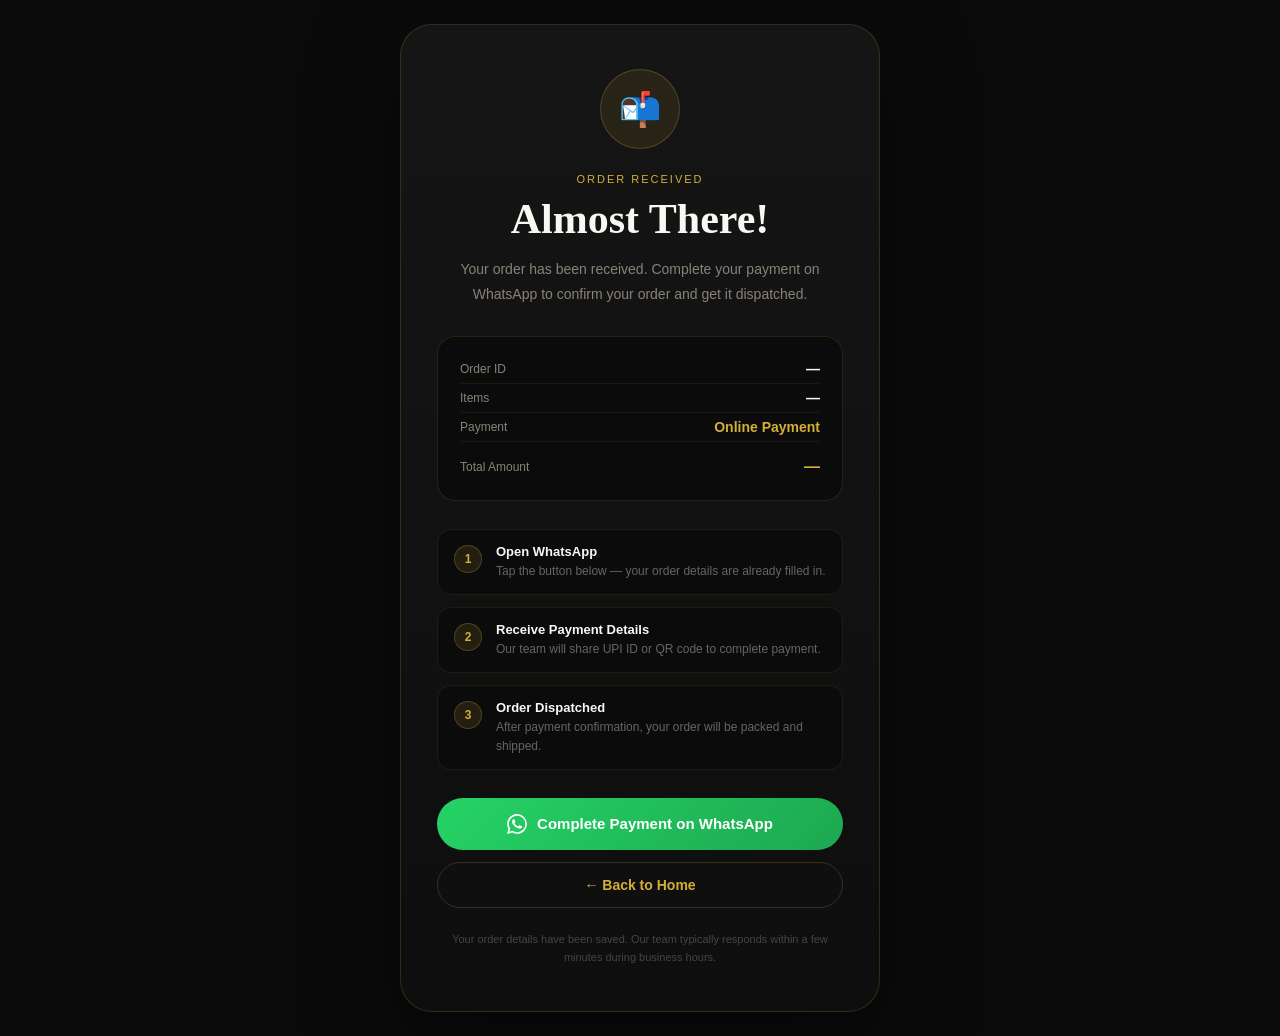
<file: orderpending.html>
<!DOCTYPE html>
<html lang="en">
<head>
<meta charset="UTF-8">
<meta name="viewport" content="width=device-width, initial-scale=1.0">
<title>Order Received • MelloraX</title>
<style>
*{box-sizing:border-box;margin:0;padding:0}
body{background:#0B0B0B;color:#F9F7F2;font-family:Arial,sans-serif;min-height:100vh;display:flex;align-items:center;justify-content:center;padding:24px}
.card{width:min(480px,100%);background:linear-gradient(180deg,#151515,#0E0E0E);border:1px solid rgba(212,175,55,.18);border-radius:32px;padding:44px 36px;text-align:center;box-shadow:0 34px 90px rgba(0,0,0,.5)}
.icon{width:80px;height:80px;border-radius:50%;background:rgba(212,175,55,.1);border:1px solid rgba(212,175,55,.25);display:flex;align-items:center;justify-content:center;margin:0 auto 24px;font-size:34px}
.kicker{font-size:11px;color:#D4AF37;letter-spacing:2px;text-transform:uppercase;margin-bottom:10px}
h1{font-family:serif;font-size:clamp(28px,6vw,42px);line-height:1.15;margin-bottom:14px;color:#F9F7F2}
.subtitle{color:#8A8278;font-size:14px;line-height:1.8;margin-bottom:28px}
.order-box{background:#0B0B0B;border:1px solid rgba(212,175,55,.14);border-radius:18px;padding:18px 22px;margin-bottom:28px;text-align:left}
.order-row{display:flex;justify-content:space-between;align-items:center;gap:12px;padding:6px 0;font-size:14px;color:#BEB6A8;border-bottom:1px solid rgba(212,175,55,.08)}
.order-row:last-child{border-bottom:0;padding-top:12px;margin-top:4px}
.order-row span{color:#8A8278;font-size:12px}
.order-row strong{color:#F9F7F2;font-weight:700}
.order-row.total strong{color:#D4AF37;font-size:16px}
.steps{display:grid;gap:12px;margin-bottom:28px;text-align:left}
.step{display:flex;align-items:flex-start;gap:14px;padding:14px 16px;background:#0B0B0B;border:1px solid rgba(212,175,55,.1);border-radius:14px}
.step-num{width:28px;height:28px;border-radius:50%;background:rgba(212,175,55,.12);border:1px solid rgba(212,175,55,.25);display:flex;align-items:center;justify-content:center;font-size:12px;font-weight:800;color:#D4AF37;flex-shrink:0;margin-top:1px}
.step-text strong{display:block;font-size:13px;color:#F9F7F2;margin-bottom:2px}
.step-text span{font-size:12px;color:#6A6460;line-height:1.5}
.wa-btn{display:flex;align-items:center;justify-content:center;gap:10px;width:100%;padding:16px;border-radius:999px;border:0;background:linear-gradient(135deg,#25D366,#1da851);color:#fff;font-weight:800;font-size:15px;cursor:pointer;transition:.3s;text-decoration:none;margin-bottom:12px}
.wa-btn:hover{transform:translateY(-3px);box-shadow:0 14px 36px rgba(37,211,102,.3)}
.wa-btn svg{flex-shrink:0}
.home-btn{display:block;width:100%;padding:14px;border-radius:999px;border:1px solid rgba(212,175,55,.2);background:transparent;color:#D4AF37;font-weight:700;font-size:14px;cursor:pointer;transition:.3s;text-decoration:none;text-align:center}
.home-btn:hover{background:rgba(212,175,55,.06)}
.note{margin-top:22px;font-size:11px;color:#4A4440;line-height:1.7}
</style>
</head>
<body>

<div class="card">
  <div class="icon">📬</div>
  <div class="kicker">Order Received</div>
  <h1>Almost There!</h1>
  <p class="subtitle">Your order has been received. Complete your payment on WhatsApp to confirm your order and get it dispatched.</p>

  <div class="order-box" id="orderBox">
    <div class="order-row">
      <span>Order ID</span>
      <strong id="orderId">—</strong>
    </div>
    <div class="order-row">
      <span>Items</span>
      <strong id="orderItems">—</strong>
    </div>
    <div class="order-row">
      <span>Payment</span>
      <strong style="color:#D4AF37">Online Payment</strong>
    </div>
    <div class="order-row total">
      <span>Total Amount</span>
      <strong id="orderTotal">—</strong>
    </div>
  </div>

  <div class="steps">
    <div class="step">
      <div class="step-num">1</div>
      <div class="step-text">
        <strong>Open WhatsApp</strong>
        <span>Tap the button below — your order details are already filled in.</span>
      </div>
    </div>
    <div class="step">
      <div class="step-num">2</div>
      <div class="step-text">
        <strong>Receive Payment Details</strong>
        <span>Our team will share UPI ID or QR code to complete payment.</span>
      </div>
    </div>
    <div class="step">
      <div class="step-num">3</div>
      <div class="step-text">
        <strong>Order Dispatched</strong>
        <span>After payment confirmation, your order will be packed and shipped.</span>
      </div>
    </div>
  </div>

  <a id="waBtn" href="#" class="wa-btn">
    <svg width="20" height="20" viewBox="0 0 24 24" fill="currentColor"><path d="M17.472 14.382c-.297-.149-1.758-.867-2.03-.967-.273-.099-.471-.148-.67.15-.197.297-.767.966-.94 1.164-.173.199-.347.223-.644.075-.297-.15-1.255-.463-2.39-1.475-.883-.788-1.48-1.761-1.653-2.059-.173-.297-.018-.458.13-.606.134-.133.298-.347.446-.52.149-.174.198-.298.298-.497.099-.198.05-.371-.025-.52-.075-.149-.669-1.612-.916-2.207-.242-.579-.487-.5-.669-.51-.173-.008-.371-.01-.57-.01-.198 0-.52.074-.792.372-.272.297-1.04 1.016-1.04 2.479 0 1.462 1.065 2.875 1.213 3.074.149.198 2.096 3.2 5.077 4.487.709.306 1.262.489 1.694.625.712.227 1.36.195 1.871.118.571-.085 1.758-.719 2.006-1.413.248-.694.248-1.289.173-1.413-.074-.124-.272-.198-.57-.347m-5.421 7.403h-.004a9.87 9.87 0 01-5.031-1.378l-.361-.214-3.741.982.998-3.648-.235-.374a9.86 9.86 0 01-1.51-5.26c.001-5.45 4.436-9.884 9.888-9.884 2.64 0 5.122 1.03 6.988 2.898a9.825 9.825 0 012.893 6.994c-.003 5.45-4.437 9.884-9.885 9.884m8.413-18.297A11.815 11.815 0 0012.05 0C5.495 0 .16 5.335.157 11.892c0 2.096.547 4.142 1.588 5.945L.057 24l6.305-1.654a11.882 11.882 0 005.683 1.448h.005c6.554 0 11.89-5.335 11.893-11.893a11.821 11.821 0 00-3.48-8.413z"/></svg>
    Complete Payment on WhatsApp
  </a>

  <a href="index.html" class="home-btn">← Back to Home</a>

  <p class="note">Your order details have been saved. Our team typically responds within a few minutes during business hours.</p>
</div>

<script>
const od = JSON.parse(localStorage.getItem("melloraxOrder") || "null");

if (od) {
  document.getElementById("orderId").innerText   = od.orderId || "—";
  document.getElementById("orderTotal").innerText = `₹${od.total || 0}`;

  if (od.items && od.items.length) {
    const itemStr = od.items.map(i =>
      `${i.name}${i.variant ? " (" + i.variant + ")" : ""} ×${i.qty}`
    ).join(", ");
    document.getElementById("orderItems").innerText = itemStr;
  }

  // WhatsApp button
  const items = (od.items||[]).map(i =>
    `• ${i.name}${i.variant ? " (" + i.variant + ")" : ""} × ${i.qty}  ₹${Number(i.price)*Number(i.qty)}`
  ).join("\n");

  const msg =
`Hi MelloraX! 👋 Maine order place kiya hai.

🛒 *Order ID:* ${od.orderId}
━━━━━━━━━━━━━━━━━━
${items}
━━━━━━━━━━━━━━━━━━
💰 *Total:* ₹${od.total}

Mujhe *payment details* chahiye. Please UPI ID ya QR bhejein. 🙏`;

  document.getElementById("waBtn").href = "https://wa.me/917248101054?text=" + encodeURIComponent(msg);
}
</script>
</body>
</html>
</file>
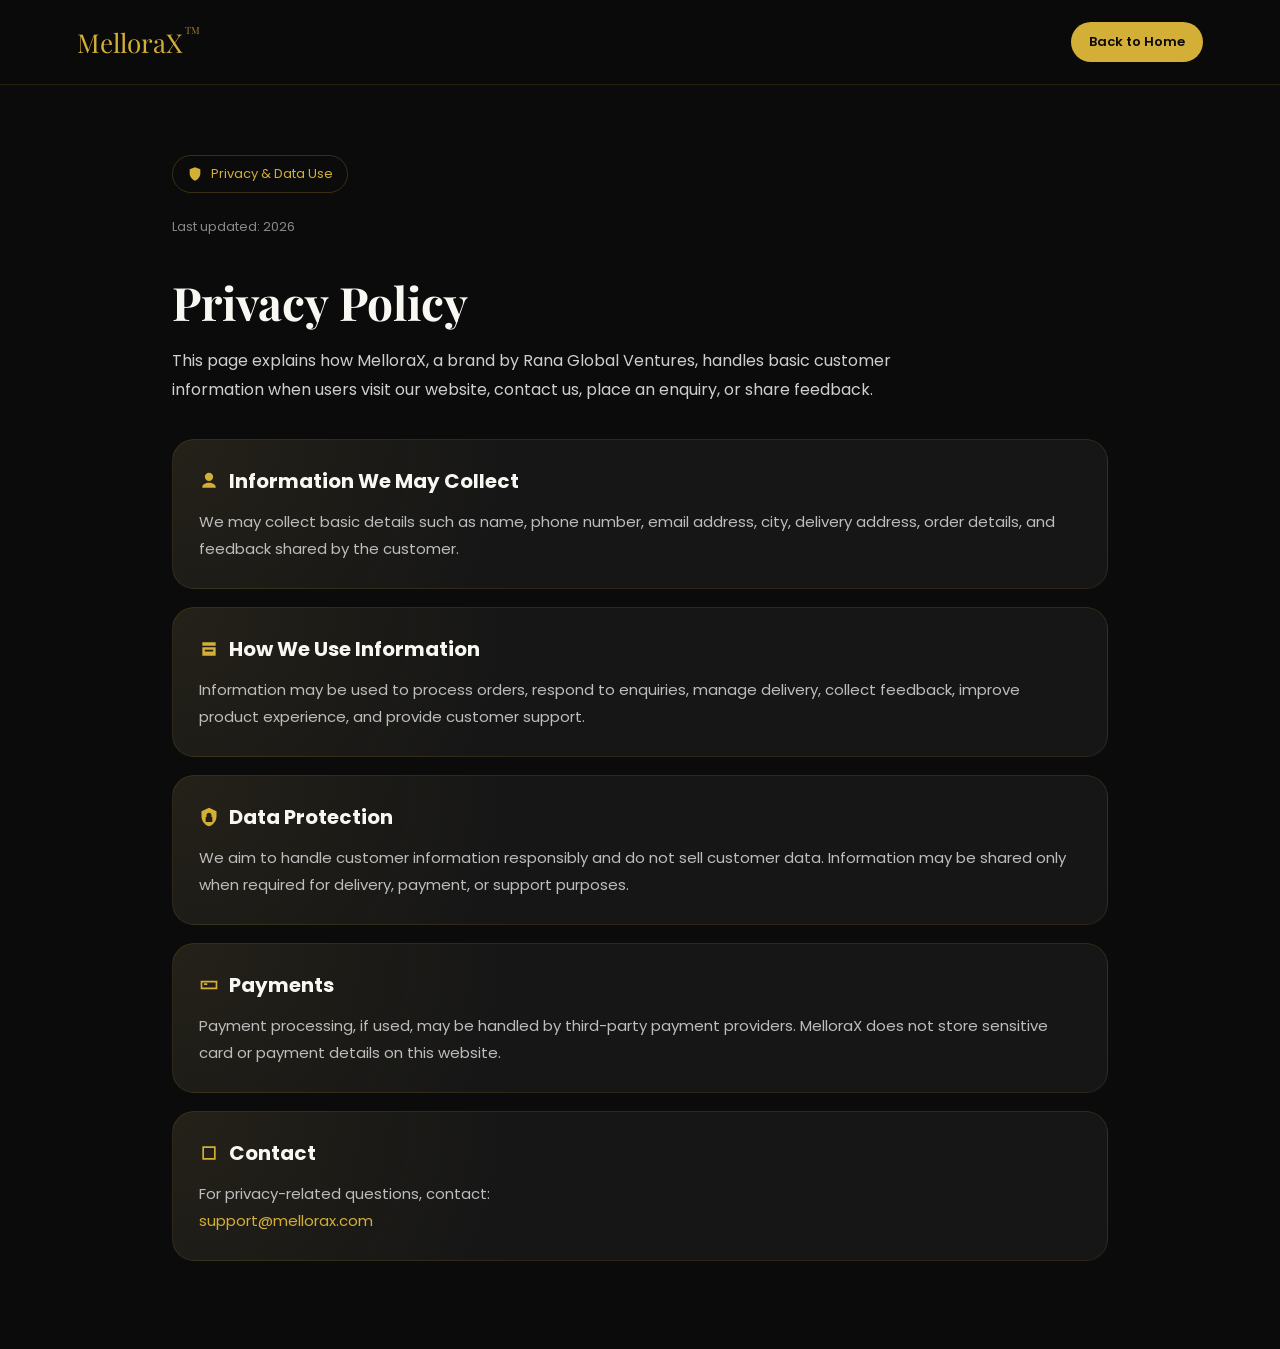
<file: privacy.html>
<!DOCTYPE html>
<html lang="en">
<head>
    <!-- Google Tag Manager -->
<script>(function(w,d,s,l,i){w[l]=w[l]||[];w[l].push({'gtm.start':
new Date().getTime(),event:'gtm.js'});var f=d.getElementsByTagName(s)[0],
j=d.createElement(s),dl=l!='dataLayer'?'&l='+l:'';j.async=true;j.src=
'https://www.googletagmanager.com/gtm.js?id='+i+dl;f.parentNode.insertBefore(j,f);
})(window,document,'script','dataLayer','GTM-THMJGZNJ');</script>
<!-- End Google Tag Manager -->
<meta charset="UTF-8">
<meta name="viewport" content="width=device-width, initial-scale=1.0">

<title>Privacy Policy • MelloraX</title>
<!-- Meta Pixel Code -->
<script>
!function(f,b,e,v,n,t,s)
{if(f.fbq)return;n=f.fbq=function(){n.callMethod?
n.callMethod.apply(n,arguments):n.queue.push(arguments)};
if(!f._fbq)f._fbq=n;n.push=n;n.loaded=!0;n.version='2.0';
n.queue=[];t=b.createElement(e);t.async=!0;
t.src=v;s=b.getElementsByTagName(e)[0];
s.parentNode.insertBefore(t,s)}(window, document,'script',
'https://connect.facebook.net/en_US/fbevents.js');
fbq('init', '959600376885178');
fbq('track', 'PageView');
</script>
<noscript><img height="1" width="1" style="display:none"
src="https://www.facebook.com/tr?id=959600376885178&ev=PageView&noscript=1"
/></noscript>
<!-- End Meta Pixel Code -->
<link rel="icon" type="image/png" href="assets/favicon.png">
<link href="https://fonts.googleapis.com/css2?family=Playfair+Display:wght@600;700&family=Poppins:wght@300;400;500;600&display=swap" rel="stylesheet">

<style>
* {
    margin: 0;
    padding: 0;
    box-sizing: border-box;
}

body {
    background: #0B0B0B;
    color: #F9F7F2;
    font-family: 'Poppins', sans-serif;
}

.policy-header {
    padding: 22px 6%;
    display: flex;
    justify-content: space-between;
    align-items: center;
    border-bottom: 1px solid rgba(212,175,55,0.14);
    background: rgba(11,11,11,0.9);
}

.logo {
    font-family: 'Playfair Display', serif;
    color: #D4AF37;
    font-size: 26px;
}

.back-btn {
    color: #0B0B0B;
    background: #D4AF37;
    padding: 10px 18px;
    border-radius: 999px;
    text-decoration: none;
    font-size: 13px;
    font-weight: 600;
}

.policy-page {
    max-width: 980px;
    margin: 0 auto;
    padding: 70px 22px;
}

.policy-badge {
    display: inline-flex;
    gap: 8px;
    align-items: center;
    color: #D4AF37;
    border: 1px solid rgba(212,175,55,0.22);
    border-radius: 999px;
    padding: 8px 14px;
    font-size: 13px;
    margin-bottom: 24px;
}

.policy-badge svg {
    width: 16px;
    height: 16px;
    fill: #D4AF37;
}

h1 {
    font-family: 'Playfair Display', serif;
    font-size: 46px;
    margin-bottom: 14px;
}

.intro {
    color: #cfcfcf;
    line-height: 1.8;
    max-width: 760px;
    margin-bottom: 34px;
}

.updated {
    color: #888;
    font-size: 13px;
    margin-bottom: 34px;
}

.policy-card {
    padding: 26px;
    margin-bottom: 18px;
    background:
        radial-gradient(circle at top left, rgba(212,175,55,0.07), transparent 36%),
        #161616;
    border: 1px solid rgba(212,175,55,0.12);
    border-radius: 22px;
}

.policy-card h2 {
    display: flex;
    align-items: center;
    gap: 10px;
    color: #F9F7F2;
    font-size: 20px;
    margin-bottom: 12px;
}

.policy-card h2 svg {
    width: 20px;
    height: 20px;
    fill: #D4AF37;
}

.policy-card p {
    color: #bdbdbd;
    line-height: 1.8;
    font-size: 15px;
}

.policy-card a {
    color: #D4AF37;
    text-decoration: none;
}

@media (max-width: 849px) {
    .policy-header {
        padding: 18px 20px;
    }

    .logo {
        font-size: 22px;
    }

    h1 {
        font-size: 38px;
    }

    .policy-card {
        padding: 22px;
    }
}/* PREMIUM CARD REFLECTION */

.policy-card{
    position:relative;
    overflow:hidden;
}

.policy-card::before{
    content:"";
    position:absolute;
    inset:-2px;

    background:linear-gradient(
        120deg,
        transparent,
        rgba(212,175,55,0.13),
        transparent
    );

    transform:translateX(-120%);
    transition:transform .75s ease;

    pointer-events:none;
}

.policy-card:hover::before{
    transform:translateX(120%);
}/* GLOBAL TM FIX */

.logo sup,
.lux-logo sup,
.portal-brand sup{
    font-size:10px;

    opacity:.72;

    position:relative;

    top:-0.18em;

    margin-left:-3px;

    vertical-align:top;
}/* PREMIUM CARD REFLECTION */
.policy-card,
.contact-card,
.product-card,
.premium-review-card,
.flow-card,
.sat-card {
    position: relative;
    overflow: hidden;
}

.policy-card::before,
.contact-card::before,
.product-card::before,
.premium-review-card::before,
.flow-card::before,
.sat-card::before {
    content: "";
    position: absolute;
    inset: -2px;
    background: linear-gradient(
        120deg,
        transparent,
        rgba(212,175,55,0.13),
        transparent
    );
    transform: translateX(-140%);
    transition: transform 1.8s cubic-bezier(0.22,1,0.36,1);
    pointer-events: none;
}

.policy-card:hover::before,
.contact-card:hover::before,
.product-card:hover::before,
.premium-review-card:hover::before,
.flow-card:hover::before,
.sat-card:hover::before {
    transform: translateX(140%);
}.policy-card:active::before,
.contact-card:active::before,
.product-card:active::before,
.premium-review-card:active::before,
.flow-card:active::before,
.sat-card:active::before {
    transform: translateX(140%);
}
</style>
</head>

<body>

    <!-- Google Tag Manager (noscript) -->
<noscript><iframe src="https://www.googletagmanager.com/ns.html?id=GTM-THMJGZNJ"
height="0" width="0" style="display:none;visibility:hidden"></iframe></noscript>
<!-- End Google Tag Manager (noscript) -->
 
<header class="policy-header">
    <div class="logo">MelloraX <sup>TM</sup></div>
    <a href="index.html" class="back-btn">Back to Home</a>
</header>

<main class="policy-page">

    <div class="policy-badge">
        <svg viewBox="0 0 24 24"><path d="M12 2 4 5v6c0 5 3.4 9.7 8 11 4.6-1.3 8-6 8-11V5l-8-3z"/></svg>
        Privacy & Data Use
    </div>

    <p class="updated">Last updated: 2026</p>

    <h1>Privacy Policy</h1>

    <p class="intro">
        This page explains how MelloraX, a brand by Rana Global Ventures, handles basic customer information when users visit our website, contact us, place an enquiry, or share feedback.
    </p>

    <section class="policy-card">
        <h2>
            <svg viewBox="0 0 24 24"><path d="M12 12a5 5 0 1 0-5-5 5 5 0 0 0 5 5zm0 2c-4 0-8 2-8 5v1h16v-1c0-3-4-5-8-5z"/></svg>
            Information We May Collect
        </h2>
        <p>
            We may collect basic details such as name, phone number, email address, city, delivery address, order details, and feedback shared by the customer.
        </p>
    </section>

    <section class="policy-card">
        <h2>
            <svg viewBox="0 0 24 24"><path d="M4 4h16v4H4V4zm0 6h16v10H4V10zm3 3v2h10v-2H7z"/></svg>
            How We Use Information
        </h2>
        <p>
            Information may be used to process orders, respond to enquiries, manage delivery, collect feedback, improve product experience, and provide customer support.
        </p>
    </section>

    <section class="policy-card">
        <h2>
            <svg viewBox="0 0 24 24"><path d="M12 1 3 5v6c0 5.5 3.8 10.7 9 12 5.2-1.3 9-6.5 9-12V5l-9-4zm0 6a3 3 0 0 1 3 3v2h1v6H8v-6h1v-2a3 3 0 0 1 3-3z"/></svg>
            Data Protection
        </h2>
        <p>
            We aim to handle customer information responsibly and do not sell customer data. Information may be shared only when required for delivery, payment, or support purposes.
        </p>
    </section>

    <section class="policy-card">
        <h2>
            <svg viewBox="0 0 24 24"><path d="M2 7h20v10H2V7zm2 2v6h16V9H4zm2 1h4v2H6v-2z"/></svg>
            Payments
        </h2>
        <p>
            Payment processing, if used, may be handled by third-party payment providers. MelloraX does not store sensitive card or payment details on this website.
        </p>
    </section>

    <section class="policy-card">
        <h2>
            <svg viewBox="0 0 24 24"><path d="M20 4H4v16h16V4zm-2 14H6V6h12v12z"/></svg>
            Contact
        </h2>
        <p>
            For privacy-related questions, contact:
            <br>
            <a href="mailto:support@mellorax.com">support@mellorax.com</a>
        </p>
    </section>

</main>

</body>
</html>
</file>
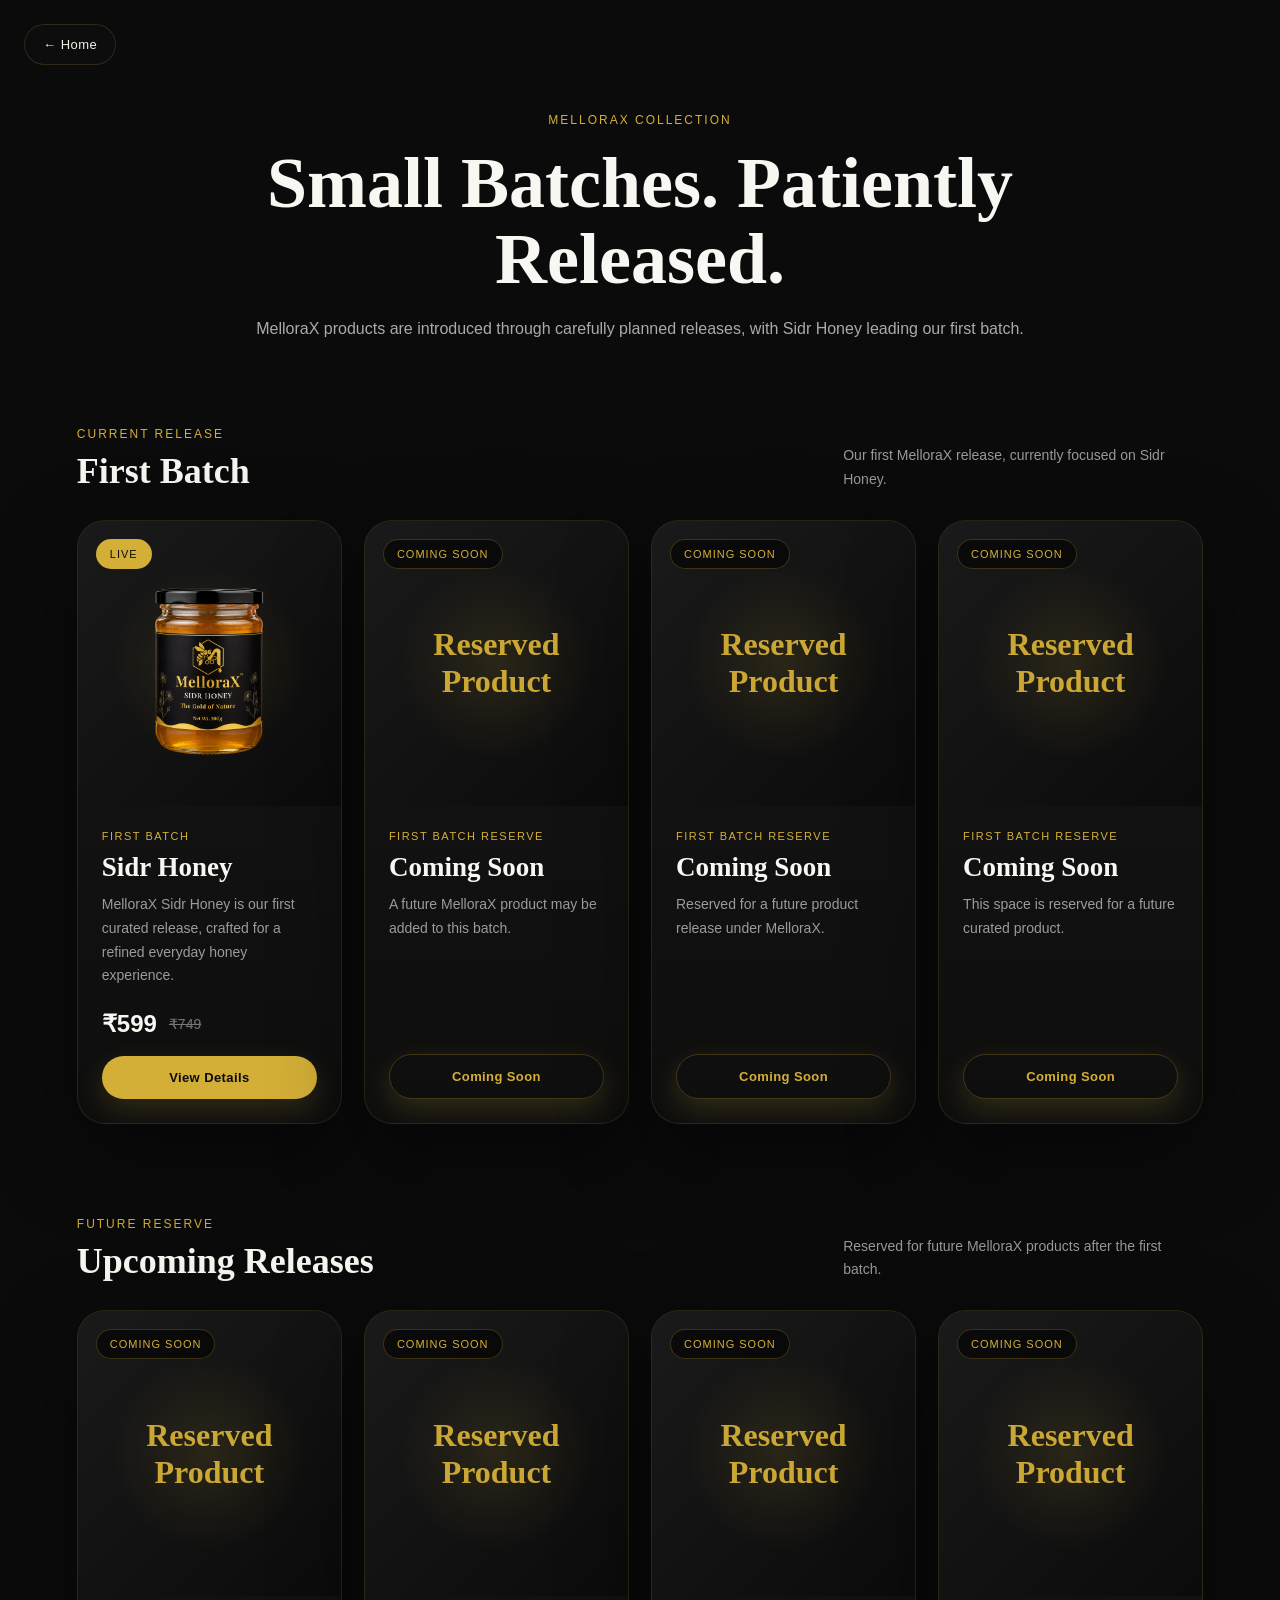
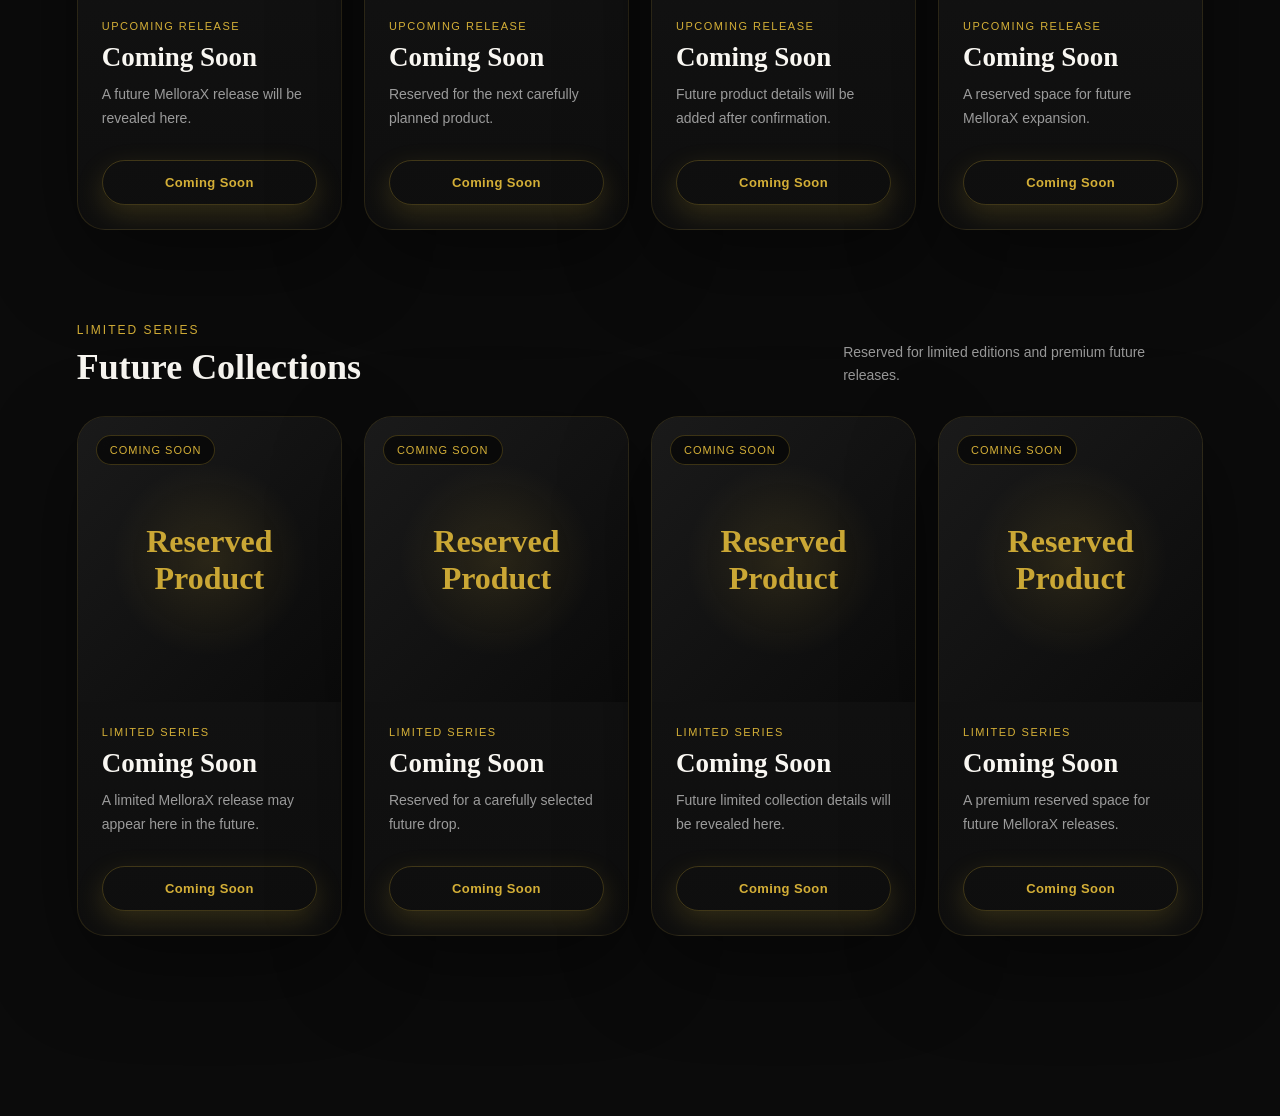
<file: products.html>
<!DOCTYPE html>
<html lang="en">
<head>
    <!-- Google Tag Manager -->
<script>(function(w,d,s,l,i){w[l]=w[l]||[];w[l].push({'gtm.start':
new Date().getTime(),event:'gtm.js'});var f=d.getElementsByTagName(s)[0],
j=d.createElement(s),dl=l!='dataLayer'?'&l='+l:'';j.async=true;j.src=
'https://www.googletagmanager.com/gtm.js?id='+i+dl;f.parentNode.insertBefore(j,f);
})(window,document,'script','dataLayer','GTM-THMJGZNJ');</script>
<!-- End Google Tag Manager -->
    <meta charset="UTF-8">
    <meta name="viewport" content="width=device-width, initial-scale=1.0, viewport-fit=cover">

    <title>MelloraX Products</title>
    <!-- Meta Pixel Code -->
<script>
!function(f,b,e,v,n,t,s)
{if(f.fbq)return;n=f.fbq=function(){n.callMethod?
n.callMethod.apply(n,arguments):n.queue.push(arguments)};
if(!f._fbq)f._fbq=n;n.push=n;n.loaded=!0;n.version='2.0';
n.queue=[];t=b.createElement(e);t.async=!0;
t.src=v;s=b.getElementsByTagName(e)[0];
s.parentNode.insertBefore(t,s)}(window, document,'script',
'https://connect.facebook.net/en_US/fbevents.js');
fbq('init', '959600376885178');
fbq('track', 'PageView');
</script>
<noscript><img height="1" width="1" style="display:none"
src="https://www.facebook.com/tr?id=959600376885178&ev=PageView&noscript=1"
/></noscript>
<!-- End Meta Pixel Code -->

    <link rel="stylesheet" href="style.css">
</head>

<body>
<!-- Google Tag Manager (noscript) -->
<noscript><iframe src="https://www.googletagmanager.com/ns.html?id=GTM-THMJGZNJ"
height="0" width="0" style="display:none;visibility:hidden"></iframe></noscript>
<!-- End Google Tag Manager (noscript) -->
 
    <main>

       <!-- ADVANCED PRODUCTS PAGE -->
<section class="mx-products-page">

    <div class="mx-products-hero">
        <span class="eyebrow">MelloraX Collection</span>
        <h1>Small Batches. Patiently Released.</h1>
        <p>
            MelloraX products are introduced through carefully planned releases,
            with Sidr Honey leading our first batch.
        </p>
    </div>

    <!-- COLLECTION 1 -->
    <div class="collection-block">
        <div class="collection-head">
            <div>
                <span>Current Release</span>
                <h2>First Batch</h2>
            </div>
            <p>Our first MelloraX release, currently focused on Sidr Honey.</p>
        </div>

        <div class="product-slider">

            <a href="sidr-honey.html" class="catalog-card live-product">
                <div class="product-media">
                    <span class="badge live">Live</span>
                    <img src="assets/product-1.jpg" alt="MelloraX Sidr Honey">
                </div>

                <div class="catalog-content">
                    <small>First Batch</small>
                    <h3>Sidr Honey</h3>
                    <p>
                        MelloraX Sidr Honey is our first curated release,
                        crafted for a refined everyday honey experience.
                    </p>

                    <div class="price-row">
                        <strong>₹599</strong>
                        <del>₹749</del>
                    </div>

                    <span class="view-btn">View Details</span>
                </div>
            </a>

            <a href="#" class="catalog-card coming">
                <div class="product-media coming-media">
                    <span class="badge">Coming Soon</span>
                    <h4>Reserved Product</h4>
                </div>
                <div class="catalog-content">
                    <small>First Batch Reserve</small>
                    <h3>Coming Soon</h3>
                    <p>A future MelloraX product may be added to this batch.</p>
                    <span class="view-btn muted">Coming Soon</span>
                </div>
            </a>

            <a href="#" class="catalog-card coming">
                <div class="product-media coming-media">
                    <span class="badge">Coming Soon</span>
                    <h4>Reserved Product</h4>
                </div>
                <div class="catalog-content">
                    <small>First Batch Reserve</small>
                    <h3>Coming Soon</h3>
                    <p>Reserved for a future product release under MelloraX.</p>
                    <span class="view-btn muted">Coming Soon</span>
                </div>
            </a>

            <a href="#" class="catalog-card coming">
                <div class="product-media coming-media">
                    <span class="badge">Coming Soon</span>
                    <h4>Reserved Product</h4>
                </div>
                <div class="catalog-content">
                    <small>First Batch Reserve</small>
                    <h3>Coming Soon</h3>
                    <p>This space is reserved for a future curated product.</p>
                    <span class="view-btn muted">Coming Soon</span>
                </div>
            </a>

        </div>
    </div>

    <!-- COLLECTION 2 -->
    <div class="collection-block">
        <div class="collection-head">
            <div>
                <span>Future Reserve</span>
                <h2>Upcoming Releases</h2>
            </div>
            <p>Reserved for future MelloraX products after the first batch.</p>
        </div>

        <div class="product-slider">

            <a href="#" class="catalog-card coming">
                <div class="product-media coming-media">
                    <span class="badge">Coming Soon</span>
                    <h4>Reserved Product</h4>
                </div>
                <div class="catalog-content">
                    <small>Upcoming Release</small>
                    <h3>Coming Soon</h3>
                    <p>A future MelloraX release will be revealed here.</p>
                    <span class="view-btn muted">Coming Soon</span>
                </div>
            </a>

            <a href="#" class="catalog-card coming">
                <div class="product-media coming-media">
                    <span class="badge">Coming Soon</span>
                    <h4>Reserved Product</h4>
                </div>
                <div class="catalog-content">
                    <small>Upcoming Release</small>
                    <h3>Coming Soon</h3>
                    <p>Reserved for the next carefully planned product.</p>
                    <span class="view-btn muted">Coming Soon</span>
                </div>
            </a>

            <a href="#" class="catalog-card coming">
                <div class="product-media coming-media">
                    <span class="badge">Coming Soon</span>
                    <h4>Reserved Product</h4>
                </div>
                <div class="catalog-content">
                    <small>Upcoming Release</small>
                    <h3>Coming Soon</h3>
                    <p>Future product details will be added after confirmation.</p>
                    <span class="view-btn muted">Coming Soon</span>
                </div>
            </a>

            <a href="#" class="catalog-card coming">
                <div class="product-media coming-media">
                    <span class="badge">Coming Soon</span>
                    <h4>Reserved Product</h4>
                </div>
                <div class="catalog-content">
                    <small>Upcoming Release</small>
                    <h3>Coming Soon</h3>
                    <p>A reserved space for future MelloraX expansion.</p>
                    <span class="view-btn muted">Coming Soon</span>
                </div>
            </a>

        </div>
    </div>

    <!-- COLLECTION 3 -->
    <div class="collection-block">
        <div class="collection-head">
            <div>
                <span>Limited Series</span>
                <h2>Future Collections</h2>
            </div>
            <p>Reserved for limited editions and premium future releases.</p>
        </div>

        <div class="product-slider">

            <a href="#" class="catalog-card coming">
                <div class="product-media coming-media">
                    <span class="badge">Coming Soon</span>
                    <h4>Reserved Product</h4>
                </div>
                <div class="catalog-content">
                    <small>Limited Series</small>
                    <h3>Coming Soon</h3>
                    <p>A limited MelloraX release may appear here in the future.</p>
                    <span class="view-btn muted">Coming Soon</span>
                </div>
            </a>

            <a href="#" class="catalog-card coming">
                <div class="product-media coming-media">
                    <span class="badge">Coming Soon</span>
                    <h4>Reserved Product</h4>
                </div>
                <div class="catalog-content">
                    <small>Limited Series</small>
                    <h3>Coming Soon</h3>
                    <p>Reserved for a carefully selected future drop.</p>
                    <span class="view-btn muted">Coming Soon</span>
                </div>
            </a>

            <a href="#" class="catalog-card coming">
                <div class="product-media coming-media">
                    <span class="badge">Coming Soon</span>
                    <h4>Reserved Product</h4>
                </div>
                <div class="catalog-content">
                    <small>Limited Series</small>
                    <h3>Coming Soon</h3>
                    <p>Future limited collection details will be revealed here.</p>
                    <span class="view-btn muted">Coming Soon</span>
                </div>
            </a>

            <a href="#" class="catalog-card coming">
                <div class="product-media coming-media">
                    <span class="badge">Coming Soon</span>
                    <h4>Reserved Product</h4>
                </div>
                <div class="catalog-content">
                    <small>Limited Series</small>
                    <h3>Coming Soon</h3>
                    <p>A premium reserved space for future MelloraX releases.</p>
                    <span class="view-btn muted">Coming Soon</span>
                </div>
            </a>

        </div>
    </div>

</section>
        
</main>
</body>
<a href="index.html" class="mx-back-home">
    <span class="mx-arrow">←</span>
    <span>Home</span>
</a>
</html>
</file>
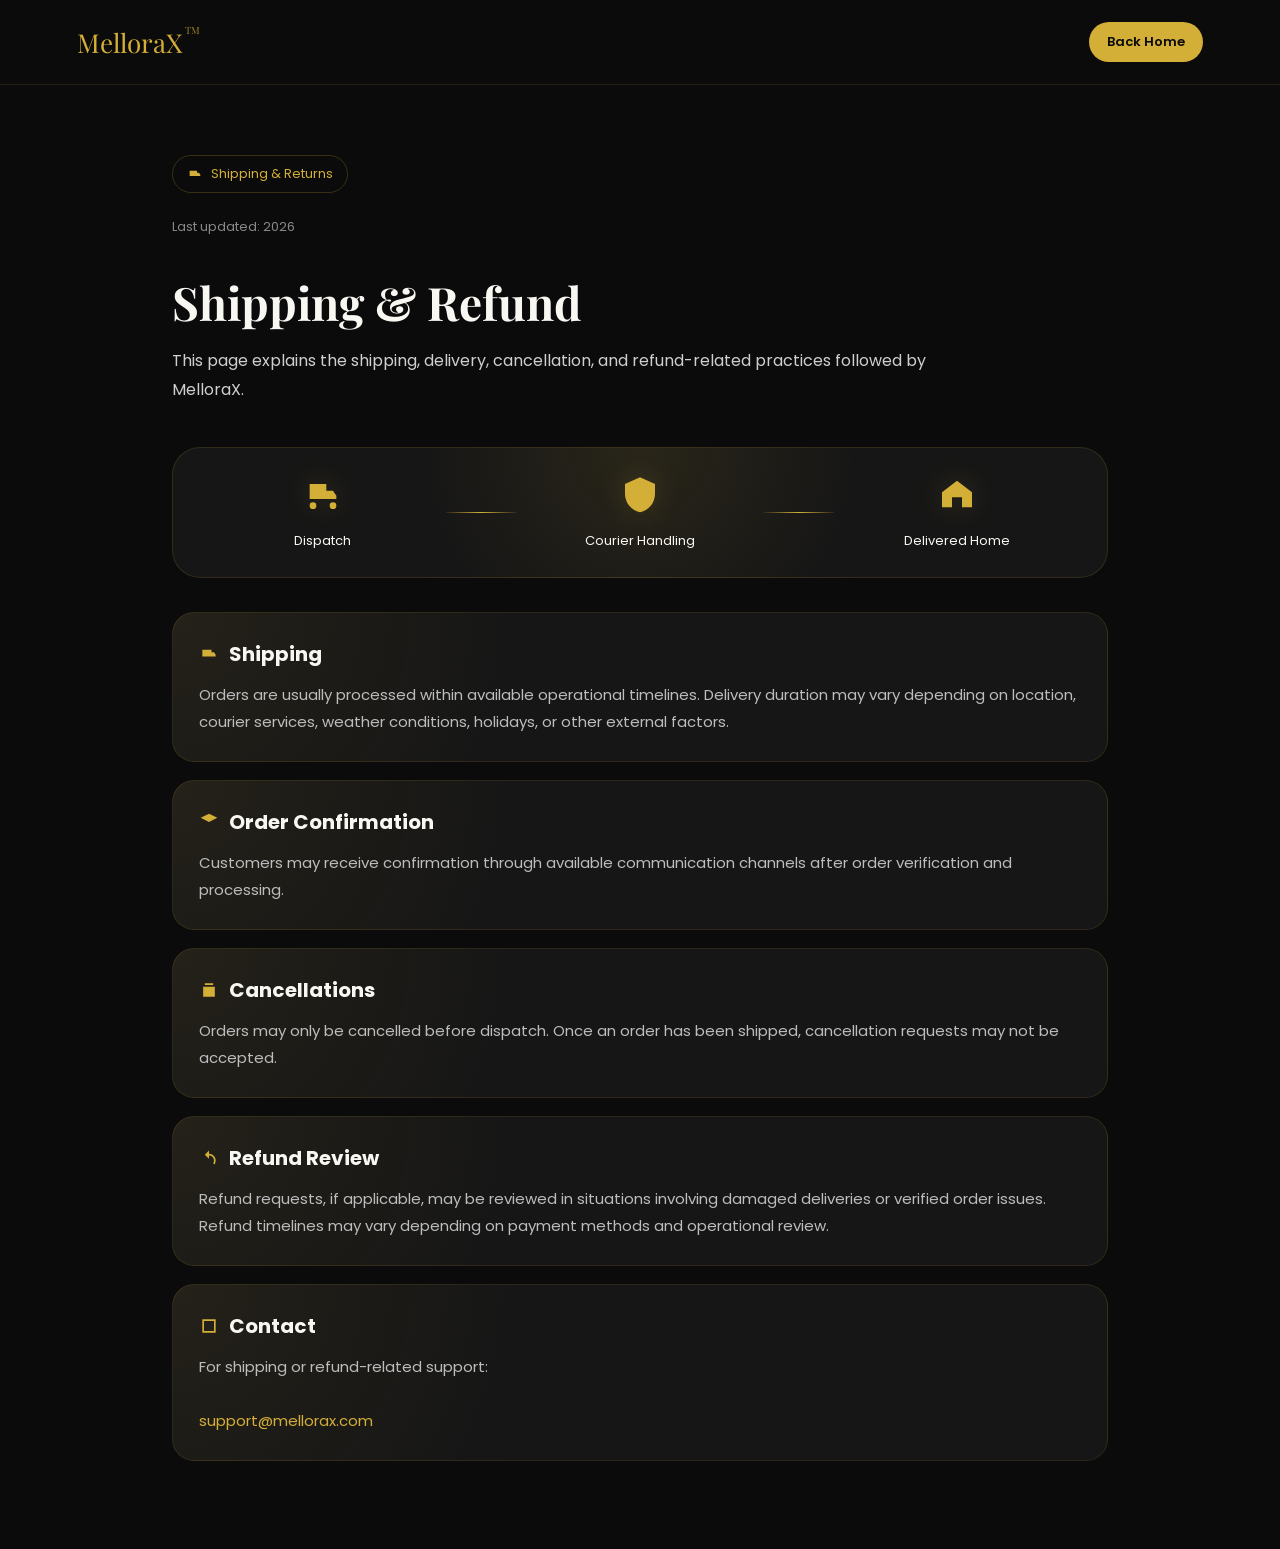
<file: shipping.html>
<!DOCTYPE html>
<html lang="en">
<head>
    <!-- Google Tag Manager -->
<script>(function(w,d,s,l,i){w[l]=w[l]||[];w[l].push({'gtm.start':
new Date().getTime(),event:'gtm.js'});var f=d.getElementsByTagName(s)[0],
j=d.createElement(s),dl=l!='dataLayer'?'&l='+l:'';j.async=true;j.src=
'https://www.googletagmanager.com/gtm.js?id='+i+dl;f.parentNode.insertBefore(j,f);
})(window,document,'script','dataLayer','GTM-THMJGZNJ');</script>
<!-- End Google Tag Manager -->
<meta charset="UTF-8">
<meta name="viewport" content="width=device-width, initial-scale=1.0">

<title>Shipping & Refund • MelloraX</title>
<!-- Meta Pixel Code -->
<script>
!function(f,b,e,v,n,t,s)
{if(f.fbq)return;n=f.fbq=function(){n.callMethod?
n.callMethod.apply(n,arguments):n.queue.push(arguments)};
if(!f._fbq)f._fbq=n;n.push=n;n.loaded=!0;n.version='2.0';
n.queue=[];t=b.createElement(e);t.async=!0;
t.src=v;s=b.getElementsByTagName(e)[0];
s.parentNode.insertBefore(t,s)}(window, document,'script',
'https://connect.facebook.net/en_US/fbevents.js');
fbq('init', '959600376885178');
fbq('track', 'PageView');
</script>
<noscript><img height="1" width="1" style="display:none"
src="https://www.facebook.com/tr?id=959600376885178&ev=PageView&noscript=1"
/></noscript>
<!-- End Meta Pixel Code -->
<link rel="icon" type="image/png" href="assets/favicon.png">
<link href="https://fonts.googleapis.com/css2?family=Playfair+Display:wght@600;700&family=Poppins:wght@300;400;500;600&display=swap" rel="stylesheet">

<style>
*{margin:0;padding:0;box-sizing:border-box;}

body{
    background:#0B0B0B;
    color:#F9F7F2;
    font-family:'Poppins',sans-serif;
}

.policy-header{
    padding:22px 6%;
    display:flex;
    justify-content:space-between;
    align-items:center;
    border-bottom:1px solid rgba(212,175,55,0.14);
    background:rgba(11,11,11,0.92);
}

.logo{
    font-family:'Playfair Display',serif;
    color:#D4AF37;
    font-size:26px;
}

.back-btn{
    color:#0B0B0B;
    background:#D4AF37;
    padding:10px 18px;
    border-radius:999px;
    text-decoration:none;
    font-size:13px;
    font-weight:600;
}

.policy-page{
    max-width:980px;
    margin:0 auto;
    padding:70px 22px;
}

.policy-badge{
    display:inline-flex;
    align-items:center;
    gap:8px;
    color:#D4AF37;
    border:1px solid rgba(212,175,55,0.22);
    border-radius:999px;
    padding:8px 14px;
    font-size:13px;
    margin-bottom:24px;
}

.policy-badge svg{
    width:16px;
    height:16px;
    fill:#D4AF37;
}

h1{
    font-family:'Playfair Display',serif;
    font-size:46px;
    margin-bottom:14px;
}

.intro{
    color:#cfcfcf;
    line-height:1.8;
    max-width:760px;
    margin-bottom:34px;
}

.updated{
    color:#888;
    font-size:13px;
    margin-bottom:34px;
}

/* FLOW */
.shipping-flow{
    margin:42px 0 34px;
    padding:26px;
    display:grid;
    grid-template-columns:1fr 70px 1fr 70px 1fr;
    align-items:center;
    background:
        radial-gradient(circle at top, rgba(212,175,55,0.10), transparent 45%),
        #161616;
    border:1px solid rgba(212,175,55,0.14);
    border-radius:28px;
}

.flow-step{text-align:center;}

.flow-step svg{
    width:40px;
    height:40px;
    fill:#D4AF37;
    margin-bottom:10px;
    filter:drop-shadow(0 0 14px rgba(212,175,55,0.18));
}

.flow-step span{
    display:block;
    color:#F9F7F2;
    font-size:13px;
}

.flow-line{
    height:1px;
    background:linear-gradient(90deg, rgba(212,175,55,0.1), #D4AF37, rgba(212,175,55,0.1));
}

/* CARDS */
.policy-card{
    padding:26px;
    margin-bottom:18px;
    background:
        radial-gradient(circle at top left, rgba(212,175,55,0.07), transparent 36%),
        #161616;
    border:1px solid rgba(212,175,55,0.12);
    border-radius:22px;
}

.policy-card h2{
    display:flex;
    align-items:center;
    gap:10px;
    color:#F9F7F2;
    font-size:20px;
    margin-bottom:12px;
}

.policy-card h2 svg{
    width:20px;
    height:20px;
    fill:#D4AF37;
}

.policy-card p{
    color:#bdbdbd;
    line-height:1.8;
    font-size:15px;
}

.policy-card a{
    color:#D4AF37;
    text-decoration:none;
}

@media(max-width:849px){
    .policy-header{padding:18px 20px;}
    .logo{font-size:22px;}
    h1{font-size:38px;}
    .policy-card{padding:22px;}

    .shipping-flow{
        grid-template-columns:1fr;
        gap:18px;
    }

    .flow-line{
        width:1px;
        height:32px;
        margin:0 auto;
        background:linear-gradient(180deg, rgba(212,175,55,0.1), #D4AF37, rgba(212,175,55,0.1));
    }
}/* PREMIUM CARD REFLECTION */

.policy-card{
    position:relative;
    overflow:hidden;
}

.policy-card::before{
    content:"";
    position:absolute;
    inset:-2px;

    background:linear-gradient(
        120deg,
        transparent,
        rgba(212,175,55,0.13),
        transparent
    );

    transform:translateX(-120%);
    transition:transform .75s ease;

    pointer-events:none;
}

.policy-card:hover::before{
    transform:translateX(120%);
}.logo sup,
.lux-logo sup,
.portal-brand sup{
    font-size:10px;

    opacity:.72;

    position:relative;

    top:-0.18em;

    margin-left:-3px;

    vertical-align:top;
}/* PREMIUM CARD REFLECTION */
.policy-card,
.contact-card,
.product-card,
.premium-review-card,
.flow-card,
.sat-card {
    position: relative;
    overflow: hidden;
}

.policy-card::before,
.contact-card::before,
.product-card::before,
.premium-review-card::before,
.flow-card::before,
.sat-card::before {
    content: "";
    position: absolute;
    inset: -2px;
    background: linear-gradient(
        120deg,
        transparent,
        rgba(212,175,55,0.13),
        transparent
    );
    transform: translateX(-140%);
    transition: transform 1.8s cubic-bezier(0.22,1,0.36,1);
    pointer-events: none;
}

.policy-card:hover::before,
.contact-card:hover::before,
.product-card:hover::before,
.premium-review-card:hover::before,
.flow-card:hover::before,
.sat-card:hover::before {
    transform: translateX(140%);
}.policy-card:active::before,
.contact-card:active::before,
.product-card:active::before,
.premium-review-card:active::before,
.flow-card:active::before,
.sat-card:active::before {
    transform: translateX(140%);
}
</style>
</head>

<body>

    <!-- Google Tag Manager (noscript) -->
<noscript><iframe src="https://www.googletagmanager.com/ns.html?id=GTM-THMJGZNJ"
height="0" width="0" style="display:none;visibility:hidden"></iframe></noscript>
<!-- End Google Tag Manager (noscript) -->
 
<header class="policy-header">
    <div class="logo">MelloraX <sup>TM</sup></div>
    <a href="index.html" class="back-btn">Back Home</a>
</header>

<main class="policy-page">

    <div class="policy-badge">
        <svg viewBox="0 0 24 24"><path d="M4 7h11v8H4V7zm11 3h3l2 3v2h-5v-5z"/></svg>
        Shipping & Returns
    </div>

    <p class="updated">Last updated: 2026</p>

    <h1>Shipping & Refund</h1>

    <p class="intro">
        This page explains the shipping, delivery, cancellation, and refund-related practices followed by MelloraX.
    </p>

    <div class="shipping-flow">

        <div class="flow-step">
            <svg viewBox="0 0 24 24"><path d="M4 6h10v9H4V6zm10 4h4l2 3v2h-6v-5zM6 17a2 2 0 1 0 0 4 2 2 0 0 0 0-4zm12 0a2 2 0 1 0 0 4 2 2 0 0 0 0-4z"/></svg>
            <span>Dispatch</span>
        </div>

        <div class="flow-line"></div>

        <div class="flow-step">
            <svg viewBox="0 0 24 24"><path d="M12 2 3 6v6c0 5 3.5 9.7 9 11 5.5-1.3 9-6 9-11V6l-9-4z"/></svg>
            <span>Courier Handling</span>
        </div>

        <div class="flow-line"></div>

        <div class="flow-step">
            <svg viewBox="0 0 24 24"><path d="M3 11 12 4l9 7v9h-6v-6H9v6H3v-9z"/></svg>
            <span>Delivered Home</span>
        </div>

    </div>

    <section class="policy-card">
        <h2>
            <svg viewBox="0 0 24 24"><path d="M4 7h11v8H4V7zm11 3h3l2 3v2h-5v-5z"/></svg>
            Shipping
        </h2>
        <p>
            Orders are usually processed within available operational timelines. Delivery duration may vary depending on location, courier services, weather conditions, holidays, or other external factors.
        </p>
    </section>

    <section class="policy-card">
        <h2>
            <svg viewBox="0 0 24 24"><path d="M12 2 2 7l10 5 10-5-10-5z"/></svg>
            Order Confirmation
        </h2>
        <p>
            Customers may receive confirmation through available communication channels after order verification and processing.
        </p>
    </section>

    <section class="policy-card">
        <h2>
            <svg viewBox="0 0 24 24"><path d="M7 4h10v2H7V4zm-2 4h14v12H5V8z"/></svg>
            Cancellations
        </h2>
        <p>
            Orders may only be cancelled before dispatch. Once an order has been shipped, cancellation requests may not be accepted.
        </p>
    </section>

    <section class="policy-card">
        <h2>
            <svg viewBox="0 0 24 24"><path d="M12 6V3L7 8l5 5V9c3.3 0 6 2.7 6 6 0 1.2-.4 2.3-1 3.2l1.5 1.5A7.9 7.9 0 0 0 20 15c0-4.4-3.6-8-8-8z"/></svg>
            Refund Review
        </h2>
        <p>
            Refund requests, if applicable, may be reviewed in situations involving damaged deliveries or verified order issues. Refund timelines may vary depending on payment methods and operational review.
        </p>
    </section>

    <section class="policy-card">
        <h2>
            <svg viewBox="0 0 24 24"><path d="M20 4H4v16h16V4zm-2 14H6V6h12v12z"/></svg>
            Contact
        </h2>
        <p>
            For shipping or refund-related support:
            <br><br>
            <a href="mailto:support@mellorax.com">support@mellorax.com</a>
        </p>
    </section>

</main>
<script src="search.js"></script>
</body>
</html>
</file>
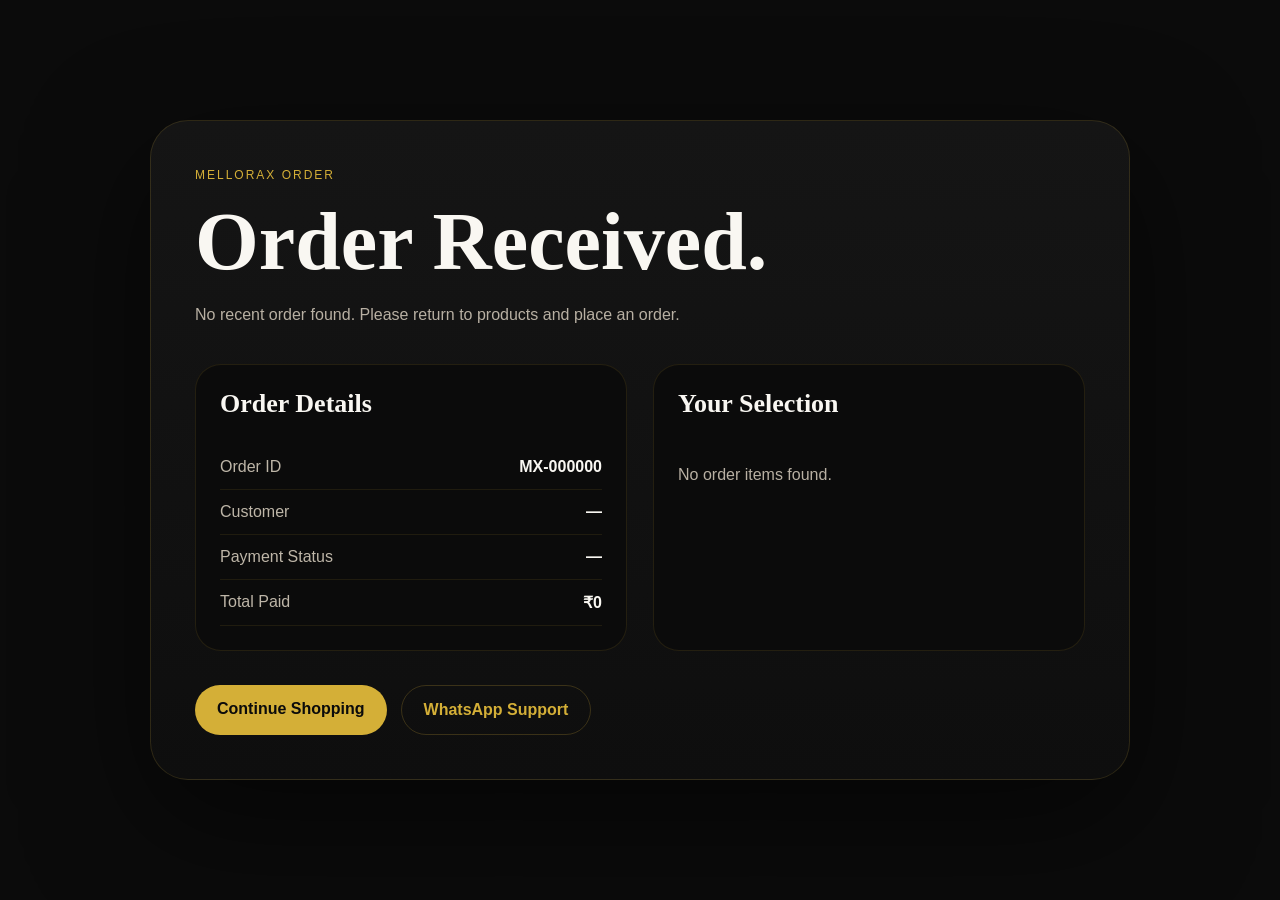
<file: success.html>
<!DOCTYPE html>
<html lang="en">
<head>
    <!-- Google Tag Manager -->
<script>(function(w,d,s,l,i){w[l]=w[l]||[];w[l].push({'gtm.start':
new Date().getTime(),event:'gtm.js'});var f=d.getElementsByTagName(s)[0],
j=d.createElement(s),dl=l!='dataLayer'?'&l='+l:'';j.async=true;j.src=
'https://www.googletagmanager.com/gtm.js?id='+i+dl;f.parentNode.insertBefore(j,f);
})(window,document,'script','dataLayer','GTM-THMJGZNJ');</script>
<!-- End Google Tag Manager -->
<meta charset="UTF-8">
<meta name="viewport" content="width=device-width, initial-scale=1.0, viewport-fit=cover">
<title>Order Confirmed • MelloraX</title>
<!-- Meta Pixel Code -->
<script>
!function(f,b,e,v,n,t,s)
{if(f.fbq)return;n=f.fbq=function(){n.callMethod?
n.callMethod.apply(n,arguments):n.queue.push(arguments)};
if(!f._fbq)f._fbq=n;n.push=n;n.loaded=!0;n.version='2.0';
n.queue=[];t=b.createElement(e);t.async=!0;
t.src=v;s=b.getElementsByTagName(e)[0];
s.parentNode.insertBefore(t,s)}(window, document,'script',
'https://connect.facebook.net/en_US/fbevents.js');
fbq('init', '959600376885178');
fbq('track', 'PageView');
</script>
<noscript><img height="1" width="1" style="display:none"
src="https://www.facebook.com/tr?id=959600376885178&ev=PageView&noscript=1"
/></noscript>
<!-- End Meta Pixel Code -->

<script>
fbq('track', 'Lead');
</script>

<style>
*{box-sizing:border-box}

body{
    margin:0;
    background:#0B0B0B;
    color:#F9F7F2;
    font-family:Arial,sans-serif;
}

.success-page{
    min-height:100vh;
    padding:90px 6%;
    display:flex;
    align-items:center;
    justify-content:center;
}

.success-card{
    width:min(980px,100%);
    padding:44px;
    border-radius:38px;
    background:linear-gradient(180deg,#151515,#0E0E0E);
    border:1px solid rgba(212,175,55,.16);
    box-shadow:0 40px 120px rgba(0,0,0,.55);
}

.success-kicker{
    color:#D4AF37;
    font-size:12px;
    letter-spacing:2px;
    text-transform:uppercase;
}

.success-card h1{
    font-family:serif;
    font-size:clamp(44px,7vw,82px);
    line-height:1;
    margin:18px 0;
}

.success-card p{
    color:#B8B0A3;
    line-height:1.8;
}

.success-grid{
    display:grid;
    grid-template-columns:1fr 1fr;
    gap:26px;
    margin-top:34px;
}

.success-box{
    padding:24px;
    border-radius:26px;
    background:#0B0B0B;
    border:1px solid rgba(212,175,55,.12);
}

.success-box h3{
    margin-top:0;
    font-family:serif;
    font-size:26px;
}

.success-line{
    display:flex;
    justify-content:space-between;
    gap:20px;
    padding:13px 0;
    border-bottom:1px solid rgba(212,175,55,.1);
    color:#BEB6A8;
}

.success-line strong{
    color:#F9F7F2;
    text-align:right;
}

.order-items{
    display:grid;
    gap:14px;
}

.order-item{
    display:grid;
    grid-template-columns:64px 1fr auto;
    gap:14px;
    align-items:center;
}

.order-item img{
    width:64px;
    height:64px;
    object-fit:contain;
    border-radius:14px;
    background:#080808;
}

.order-item strong,
.order-item small,
.order-item span{
    display:block;
}

.order-item small,
.order-item span{
    color:#AFA79A;
    font-size:13px;
    margin-top:3px;
}

.order-item b{
    color:#D4AF37;
}

.success-actions{
    display:flex;
    flex-wrap:wrap;
    gap:14px;
    margin-top:34px;
}

.success-actions a{
    padding:15px 22px;
    border-radius:999px;
    text-decoration:none;
    font-weight:700;
    transition:.35s ease;
}

.primary-action{
    background:#D4AF37;
    color:#0B0B0B;
}

.secondary-action{
    border:1px solid rgba(212,175,55,.22);
    color:#D4AF37;
}

.success-actions a:hover{
    transform:translateY(-4px);
}

@media(max-width:800px){
    .success-page{
        padding:70px 18px;
    }

    .success-card{
        padding:28px;
        border-radius:30px;
    }

    .success-grid{
        grid-template-columns:1fr;
    }

    .order-item{
        grid-template-columns:56px 1fr;
    }

    .order-item b{
        grid-column:2;
    }
}
</style>
</head>

<script>
function saveOrderToGoogleSheet(){
    const order = JSON.parse(localStorage.getItem("melloraxOrder") || "null");

    if(!order || !order.orderId){
        console.log("No order found.");
        return;
    }

    const saveKey = "mx_order_saved_" + order.orderId;

    if(localStorage.getItem(saveKey)){
        console.log("Order already sent. Duplicate blocked.");
        return;
    }

    fetch("https://script.google.com/macros/s/AKfycbwHdS_KNJWompgG0khjkF3nX5tA01bishH7fbKr34aJIMp4Yu9lasw9zHNvWN9261Oc/exec", {
        method: "POST",
        mode: "no-cors",
        headers: {
            "Content-Type": "application/x-www-form-urlencoded"
        },
        body: "payload=" + encodeURIComponent(JSON.stringify(order))
    });

    localStorage.setItem(saveKey, "true");

    console.log("Order sent to Google Sheet.");
}

saveOrderToGoogleSheet();
</script>

<body>

    <!-- Google Tag Manager (noscript) -->
<noscript><iframe src="https://www.googletagmanager.com/ns.html?id=GTM-THMJGZNJ"
height="0" width="0" style="display:none;visibility:hidden"></iframe></noscript>
<!-- End Google Tag Manager (noscript) -->
 
<main class="success-page">

<section class="success-card">

<span class="success-kicker">MelloraX Order</span>
<h1>Order Received.</h1>
<p id="successMessage">
    Thank you for choosing MelloraX. Your order details have been saved successfully.
</p>

<div class="success-grid">

    <div class="success-box">
        <h3>Order Details</h3>

        <div class="success-line">
            <span>Order ID</span>
            <strong id="orderId">MX-000000</strong>
        </div>

        <div class="success-line">
            <span>Customer</span>
            <strong id="customerName">—</strong>
        </div>

        <div class="success-line">
            <span>Payment Status</span>
            <strong id="paymentStatus">—</strong>
        </div>

        <div class="success-line">
            <span>Total Paid</span>
            <strong id="orderTotal">₹0</strong>
        </div>
    </div>

    <div class="success-box">
        <h3>Your Selection</h3>
        <div class="order-items" id="orderItems"></div>
    </div>

</div>

<div class="success-actions">

    <a href="products.html" class="primary-action">
        Continue Shopping
    </a>

<a href="#" id="whatsappOrderBtn" class="secondary-action" target="_blank">
    WhatsApp Support
</a>
</div>

</section>

</main>

<script>
const order =
JSON.parse(localStorage.getItem("melloraxOrder") || "null");
function setupWhatsAppOrderButton(){
    const btn = document.getElementById("whatsappOrderBtn");

    if(!btn || !order){
        return;
    }

    const orderId = order.orderId || "Not available";
    const paymentId = order.paymentId || "Not available";
    const total = order.total || "0";

    const message =
`Hello MelloraX Support,
I need help with my order.

Order ID: ${orderId}
Payment ID: ${paymentId}
Total: ₹${total}`;

    const whatsappNumber = "919690181875";

    btn.href =
    "https://wa.me/" +
    whatsappNumber +
    "?text=" +
    encodeURIComponent(message);
}

setupWhatsAppOrderButton();

function makeOrderId(){

    const now = new Date();

    const year = now.getFullYear();

    const month = String(now.getMonth() + 1).padStart(2,"0");

    const day = String(now.getDate()).padStart(2,"0");

    const random = Math.floor(1000 + Math.random() * 9000);

    return `MX-${year}-${month}${day}-${random}`;
}


if(order){
    const generatedOrderId =
    order.orderId || makeOrderId();

    order.orderId = generatedOrderId;
    localStorage.setItem("melloraxOrder", JSON.stringify(order));

    document.getElementById("orderId").innerText = generatedOrderId;
    document.getElementById("customerName").innerText = order.customer?.name || "Customer";
    document.getElementById("paymentStatus").innerText = order.status || "Order Received";
    document.getElementById("orderTotal").innerText = "₹" + (order.total || 0);

    document.getElementById("orderItems").innerHTML =
    (order.items || []).map(item => `
        <div class="order-item">
            <img src="${item.image}" alt="${item.name}">
            <div>
                <strong>${item.name}</strong>
                <small>${item.variant || ""}</small>
                <span>Quantity: ${item.qty}</span>
            </div>
            <b>₹${item.price * item.qty}</b>
        </div>
    `).join("");

    if(order.status === "Paid"){
        document.getElementById("successMessage").innerText =
        "Thank you for choosing MelloraX. Your payment has been received successfully.";
    }
}else{
    document.getElementById("successMessage").innerText =
    "No recent order found. Please return to products and place an order.";

    document.getElementById("orderItems").innerHTML =
    "<p>No order items found.</p>";
}
</script>

</body>
</html>
</file>
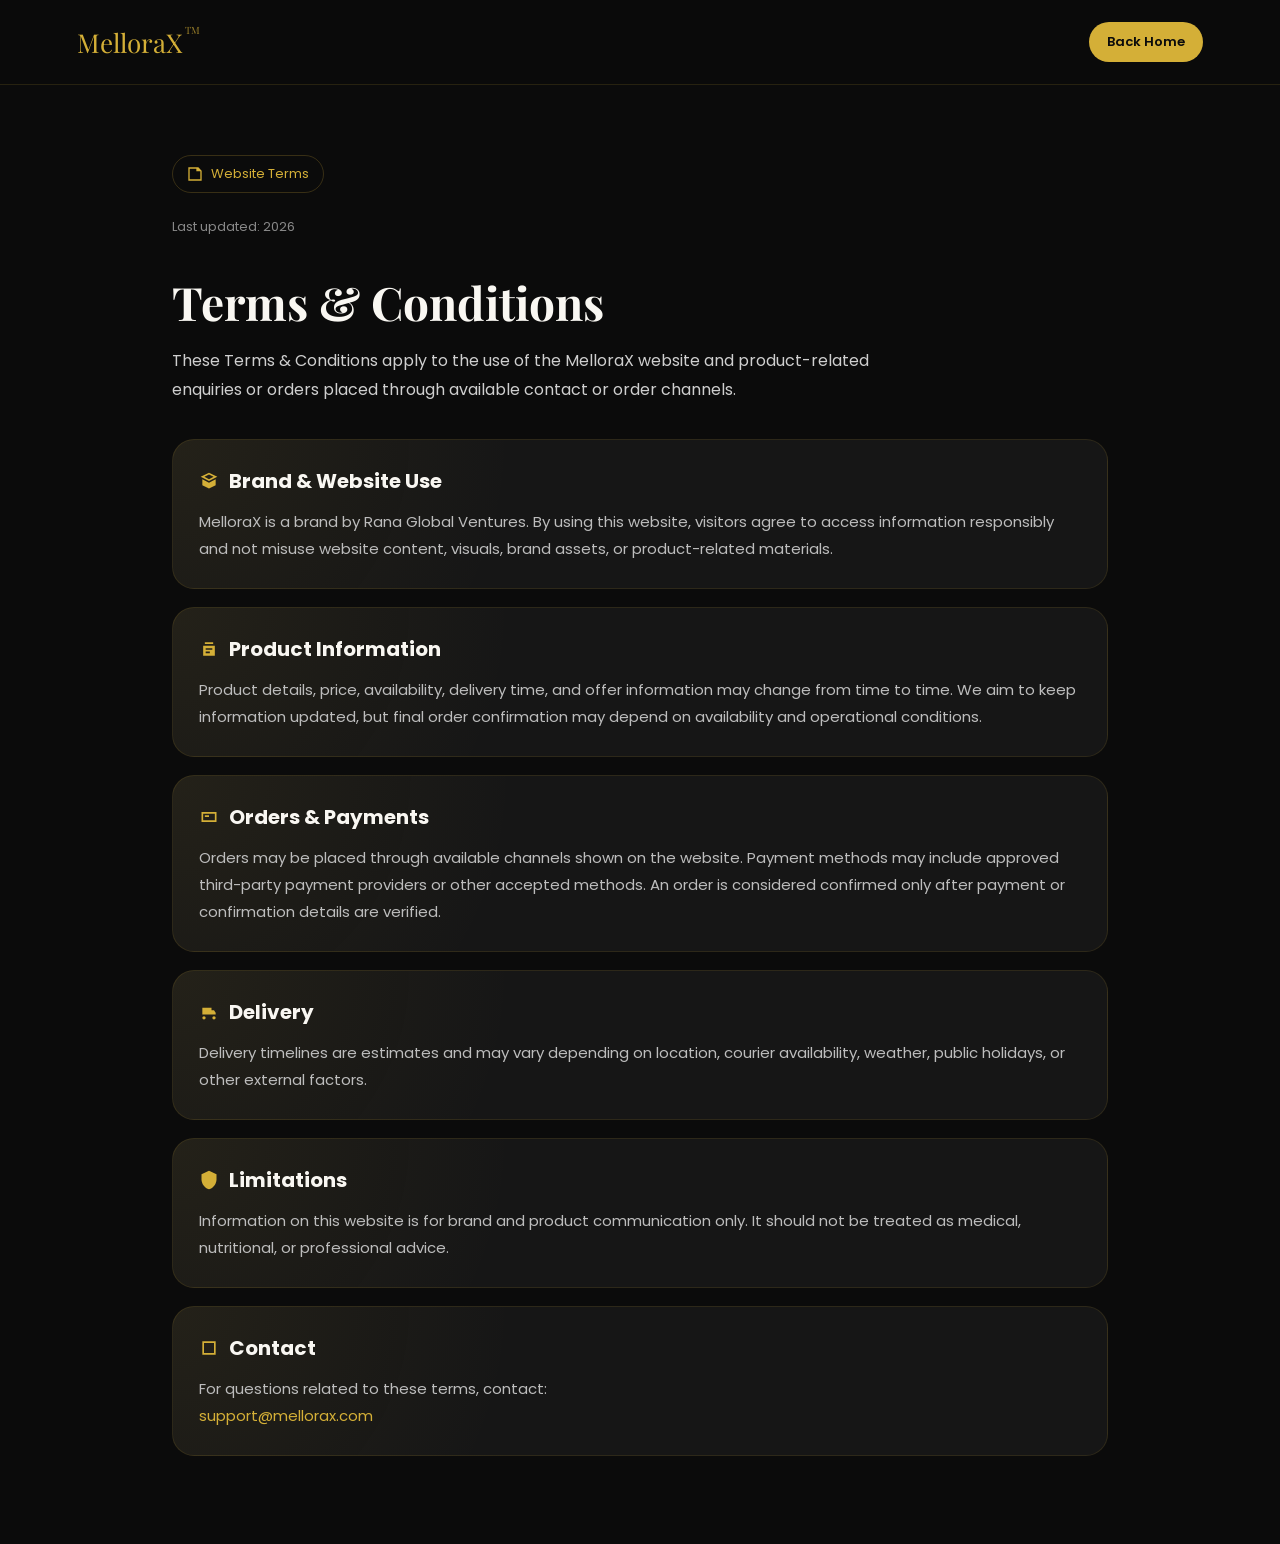
<file: terms.html>
<!DOCTYPE html>
<html lang="en">
<head>
    <!-- Google Tag Manager -->
<script>(function(w,d,s,l,i){w[l]=w[l]||[];w[l].push({'gtm.start':
new Date().getTime(),event:'gtm.js'});var f=d.getElementsByTagName(s)[0],
j=d.createElement(s),dl=l!='dataLayer'?'&l='+l:'';j.async=true;j.src=
'https://www.googletagmanager.com/gtm.js?id='+i+dl;f.parentNode.insertBefore(j,f);
})(window,document,'script','dataLayer','GTM-THMJGZNJ');</script>
<!-- End Google Tag Manager -->
<meta charset="UTF-8">
<meta name="viewport" content="width=device-width, initial-scale=1.0">

<title>Terms & Conditions • MelloraX</title>
<!-- Meta Pixel Code -->
<script>
!function(f,b,e,v,n,t,s)
{if(f.fbq)return;n=f.fbq=function(){n.callMethod?
n.callMethod.apply(n,arguments):n.queue.push(arguments)};
if(!f._fbq)f._fbq=n;n.push=n;n.loaded=!0;n.version='2.0';
n.queue=[];t=b.createElement(e);t.async=!0;
t.src=v;s=b.getElementsByTagName(e)[0];
s.parentNode.insertBefore(t,s)}(window, document,'script',
'https://connect.facebook.net/en_US/fbevents.js');
fbq('init', '959600376885178');
fbq('track', 'PageView');
</script>
<noscript><img height="1" width="1" style="display:none"
src="https://www.facebook.com/tr?id=959600376885178&ev=PageView&noscript=1"
/></noscript>
<!-- End Meta Pixel Code -->
<link rel="icon" type="image/png" href="assets/favicon.png">
<link href="https://fonts.googleapis.com/css2?family=Playfair+Display:wght@600;700&family=Poppins:wght@300;400;500;600&display=swap" rel="stylesheet">

<style>
* {
    margin: 0;
    padding: 0;
    box-sizing: border-box;
}

body {
    background: #0B0B0B;
    color: #F9F7F2;
    font-family: 'Poppins', sans-serif;
}

.policy-header {
    padding: 22px 6%;
    display: flex;
    justify-content: space-between;
    align-items: center;
    border-bottom: 1px solid rgba(212,175,55,0.14);
    background: rgba(11,11,11,0.9);
}

.logo {
    font-family: 'Playfair Display', serif;
    color: #D4AF37;
    font-size: 26px;
}

.back-btn {
    color: #0B0B0B;
    background: #D4AF37;
    padding: 10px 18px;
    border-radius: 999px;
    text-decoration: none;
    font-size: 13px;
    font-weight: 600;
}

.policy-page {
    max-width: 980px;
    margin: 0 auto;
    padding: 70px 22px;
}

.policy-badge {
    display: inline-flex;
    gap: 8px;
    align-items: center;
    color: #D4AF37;
    border: 1px solid rgba(212,175,55,0.22);
    border-radius: 999px;
    padding: 8px 14px;
    font-size: 13px;
    margin-bottom: 24px;
}

.policy-badge svg {
    width: 16px;
    height: 16px;
    fill: #D4AF37;
}

h1 {
    font-family: 'Playfair Display', serif;
    font-size: 46px;
    margin-bottom: 14px;
}

.intro {
    color: #cfcfcf;
    line-height: 1.8;
    max-width: 760px;
    margin-bottom: 34px;
}

.updated {
    color: #888;
    font-size: 13px;
    margin-bottom: 34px;
}

.policy-card {
    padding: 26px;
    margin-bottom: 18px;
    background:
        radial-gradient(circle at top left, rgba(212,175,55,0.07), transparent 36%),
        #161616;
    border: 1px solid rgba(212,175,55,0.12);
    border-radius: 22px;
}

.policy-card h2 {
    display: flex;
    align-items: center;
    gap: 10px;
    color: #F9F7F2;
    font-size: 20px;
    margin-bottom: 12px;
}

.policy-card h2 svg {
    width: 20px;
    height: 20px;
    fill: #D4AF37;
}

.policy-card p {
    color: #bdbdbd;
    line-height: 1.8;
    font-size: 15px;
}

.policy-card a {
    color: #D4AF37;
    text-decoration: none;
}

@media (max-width: 849px) {
    .policy-header {
        padding: 18px 20px;
    }

    .logo {
        font-size: 22px;
    }

    h1 {
        font-size: 38px;
    }

    .policy-card {
        padding: 22px;
    }
}/* PREMIUM CARD REFLECTION */

.policy-card{
    position:relative;
    overflow:hidden;
}

.policy-card::before{
    content:"";
    position:absolute;
    inset:-2px;

    background:linear-gradient(
        120deg,
        transparent,
        rgba(212,175,55,0.13),
        transparent
    );

    transform:translateX(-120%);
    transition:transform .75s ease;

    pointer-events:none;
}

.policy-card:hover::before{
    transform:translateX(120%);
}.logo sup,
.lux-logo sup,
.portal-brand sup{
    font-size:10px;

    opacity:.72;

    position:relative;

    top:-0.18em;

    margin-left:-3px;

    vertical-align:top;
}/* PREMIUM CARD REFLECTION */
.policy-card,
.contact-card,
.product-card,
.premium-review-card,
.flow-card,
.sat-card {
    position: relative;
    overflow: hidden;
}

.policy-card::before,
.contact-card::before,
.product-card::before,
.premium-review-card::before,
.flow-card::before,
.sat-card::before {
    content: "";
    position: absolute;
    inset: -2px;
    background: linear-gradient(
        120deg,
        transparent,
        rgba(212,175,55,0.13),
        transparent
    );
    transform: translateX(-140%);
    transition: transform 1.8s cubic-bezier(0.22,1,0.36,1);
    pointer-events: none;
}

.policy-card:hover::before,
.contact-card:hover::before,
.product-card:hover::before,
.premium-review-card:hover::before,
.flow-card:hover::before,
.sat-card:hover::before {
    transform: translateX(140%);
}.policy-card:active::before,
.contact-card:active::before,
.product-card:active::before,
.premium-review-card:active::before,
.flow-card:active::before,
.sat-card:active::before {
    transform: translateX(140%);
}
</style>
</head>

<body>


    <!-- Google Tag Manager (noscript) -->
<noscript><iframe src="https://www.googletagmanager.com/ns.html?id=GTM-THMJGZNJ"
height="0" width="0" style="display:none;visibility:hidden"></iframe></noscript>
<!-- End Google Tag Manager (noscript) -->
 
<header class="policy-header">
    <div class="logo">MelloraX <sup>TM</sup></div>
    <a href="index.html" class="back-btn">Back Home</a>
</header>

<main class="policy-page">

    <div class="policy-badge">
        <svg viewBox="0 0 24 24"><path d="M7 2h10l5 5v15H2V2h5zm1 2H4v16h16V8h-6V4H8z"/></svg>
        Website Terms
    </div>

    <p class="updated">Last updated: 2026</p>

    <h1>Terms & Conditions</h1>

    <p class="intro">
        These Terms & Conditions apply to the use of the MelloraX website and product-related enquiries or orders placed through available contact or order channels.
    </p>

    <section class="policy-card">
        <h2>
            <svg viewBox="0 0 24 24"><path d="M12 2 2 7l10 5 10-5-10-5zm0 7.8L6.5 7 12 4.2 17.5 7 12 9.8zM4 10v7l8 4 8-4v-7l-8 4-8-4z"/></svg>
            Brand & Website Use
        </h2>
        <p>
            MelloraX is a brand by Rana Global Ventures. By using this website, visitors agree to access information responsibly and not misuse website content, visuals, brand assets, or product-related materials.
        </p>
    </section>

    <section class="policy-card">
        <h2>
            <svg viewBox="0 0 24 24"><path d="M7 4h10v2H7V4zm-2 4h14v12H5V8zm3 3v2h8v-2H8zm0 4v2h5v-2H8z"/></svg>
            Product Information
        </h2>
        <p>
            Product details, price, availability, delivery time, and offer information may change from time to time. We aim to keep information updated, but final order confirmation may depend on availability and operational conditions.
        </p>
    </section>

    <section class="policy-card">
        <h2>
            <svg viewBox="0 0 24 24"><path d="M3 6h18v12H3V6zm2 2v8h14V8H5zm2 2h5v2H7v-2z"/></svg>
            Orders & Payments
        </h2>
        <p>
            Orders may be placed through available channels shown on the website. Payment methods may include approved third-party payment providers or other accepted methods. An order is considered confirmed only after payment or confirmation details are verified.
        </p>
    </section>

    <section class="policy-card">
        <h2>
            <svg viewBox="0 0 24 24"><path d="M4 7h11v8H4V7zm11 3h3l2 3v2h-5v-5zM6 17a2 2 0 1 0 0 4 2 2 0 0 0 0-4zm12 0a2 2 0 1 0 0 4 2 2 0 0 0 0-4z"/></svg>
            Delivery
        </h2>
        <p>
            Delivery timelines are estimates and may vary depending on location, courier availability, weather, public holidays, or other external factors.
        </p>
    </section>

    <section class="policy-card">
        <h2>
            <svg viewBox="0 0 24 24"><path d="M12 1 3 5v6c0 5.5 3.8 10.7 9 12 5.2-1.3 9-6.5 9-12V5l-9-4z"/></svg>
            Limitations
        </h2>
        <p>
            Information on this website is for brand and product communication only. It should not be treated as medical, nutritional, or professional advice.
        </p>
    </section>

    <section class="policy-card">
        <h2>
            <svg viewBox="0 0 24 24"><path d="M20 4H4v16h16V4zm-2 14H6V6h12v12z"/></svg>
            Contact
        </h2>
        <p>
            For questions related to these terms, contact:
            <br>
            <a href="mailto:support@mellorax.com">support@mellorax.com</a>
        </p>
    </section>

</main>

</body>
</html>
</file>
<file: style.css>
/* RESET */
* {
    margin: 0;
    padding: 0;
    box-sizing: border-box;
}

/* BODY */
body {
    background: #0B0B0B;
    color: #F9F7F2;
    font-family: 'Poppins', sans-serif;
}

/* HEADER */
.site-header {
    position: fixed;
    top: 0;
    width: 100%;
    background: rgba(11, 11, 11, 0.85);
    backdrop-filter: blur(12px);
    border-bottom: 1px solid rgba(212,175,55,0.12);
    z-index: 1000;
}

.header-container {
    max-width: 1200px;
    margin: 0 auto;
    padding: 18px 20px;

    display: flex;
    justify-content: center; /* MOBILE center */
    align-items: center;
}

/* LOGO */
.logo {
    font-family: 'Playfair Display', serif;
    font-size: 22px;
    letter-spacing: 1.5px;
    color: #D4AF37;
}

/* DESKTOP HEADER */
@media (min-width: 850px) {
    .header-container {
        justify-content: space-between;
        padding: 20px 40px;
    }

    .logo {
        font-size: 24px;
    }
}/* HEADER MENU */

.desktop-menu {
    display: none;
    gap: 28px;
}

.desktop-menu a {
    color: #F9F7F2;
    text-decoration: none;
    font-size: 14px;
    letter-spacing: 0.5px;
    opacity: 0.8;
    transition: 0.3s;
}

.desktop-menu a:hover {
    color: #D4AF37;
    opacity: 1;
}

/* RIGHT SIDE */
.header-actions {
    display: none;
    align-items: center;
    gap: 16px;
}

.search-btn {
    background: none;
    border: none;
    color: #F9F7F2;
    font-size: 16px;
    cursor: pointer;
}

.header-order {
    background: #D4AF37;
    color: #0B0B0B;
    padding: 8px 18px;
    border-radius: 999px;
    text-decoration: none;
    font-size: 13px;
    font-weight: 600;
}

/* DESKTOP VIEW */
@media (min-width: 850px) {
    .desktop-menu {
        display: flex;
    }

    .header-actions {
        display: flex;
    }

    .header-container {
        justify-content: space-between;
    }
}/* MOBILE MENU SYSTEM */
.menu-btn {
    display: block;
    background: none;
    border: none;
    color: #D4AF37;
    font-size: 22px;
    cursor: pointer;
}

.mobile-menu {
    display: none;
    background: rgba(11, 11, 11, 0.96);
    border-top: 1px solid rgba(212,175,55,0.12);
    padding: 18px 22px 22px;
}

.mobile-menu a {
    display: block;
    color: #F9F7F2;
    text-decoration: none;
    padding: 14px 0;
    font-size: 14px;
    border-bottom: 1px solid rgba(249,247,242,0.08);
}

.mobile-menu a:hover {
    color: #D4AF37;
}

.mobile-menu.active {
    display: block;
}

@media (max-width: 849px) {
    .header-container {
        justify-content: space-between;
    }

    .header-actions {
        display: flex;
        align-items: center;
        gap: 14px;
    }

    .search-btn {
        display: none;
    }

    .header-order {
        display: inline-block;
        padding: 7px 15px;
        font-size: 12px;
    }
}

@media (min-width: 850px) {
    .menu-btn,
    .mobile-menu {
        display: none !important;
    }
}/* GLOBAL TRANSITIONS */
a, button {
    transition: all 0.25s ease;
}

/* MENU LINKS */
.desktop-menu a,
.mobile-menu a {
    position: relative;
}

.desktop-menu a:hover,
.mobile-menu a:hover {
    color: #D4AF37;
}

/* UNDERLINE EFFECT */
.desktop-menu a::after,
.mobile-menu a::after {
    content: "";
    position: absolute;
    left: 0;
    bottom: -4px;
    width: 0%;
    height: 1px;
    background: #D4AF37;
    transition: width 0.3s ease;
}

.desktop-menu a:hover::after,
.mobile-menu a:hover::after {
    width: 100%;
}

/* BUTTON HOVER */
.header-order,
.btn {
    transition: all 0.3s ease;
}

.header-order:hover,
.btn:hover {
    background: #E8B23C;
    transform: translateY(-2px);
    box-shadow: 0 8px 25px rgba(212,175,55,0.25);
}

/* SEARCH BUTTON */
.search-btn:hover,
.menu-btn:hover {
    color: #E8B23C;
    transform: scale(1.1);
}/* HERO SECTION */
.hero {
    min-height: 100vh;
    padding: 115px 20px 60px;
    display: grid;
    gap: 34px;
    align-items: center;
    background:
        radial-gradient(circle at 80% 20%, rgba(212,175,55,0.14), transparent 38%),
        radial-gradient(circle at 20% 85%, rgba(232,178,60,0.08), transparent 34%),
        #0B0B0B;
}

.hero-content {
    max-width: 560px;
}

.hero-kicker {
    font-family: 'Cormorant Garamond', serif;
    font-style: italic;
    color: #E8B23C;
    font-size: 22px;
    margin-bottom: 10px;
}

.hero h1 {
    font-family: 'Playfair Display', serif;
    color: #F9F7F2;
    font-size: 44px;
    line-height: 1.08;
    margin-bottom: 18px;
}

.hero-desc {
    color: #cfcfcf;
    font-size: 15px;
    line-height: 1.8;
    margin-bottom: 22px;
}

.hero-price {
    display: flex;
    align-items: center;
    flex-wrap: wrap;
    gap: 10px;
    margin-bottom: 24px;
}

.mrp {
    color: #888;
    text-decoration: line-through;
    font-size: 14px;
}

.sale-price {
    color: #D4AF37;
    font-size: 30px;
    font-weight: 700;
}

.launch-badge {
    color: #0B0B0B;
    background: #E8B23C;
    padding: 6px 12px;
    border-radius: 999px;
    font-size: 12px;
    font-weight: 700;
}

.hero-btn {
    display: inline-block;
    width: 100%;
    max-width: 330px;
    padding: 16px 22px;
    background: linear-gradient(135deg, #D4AF37, #E8B23C);
    color: #0B0B0B;
    text-align: center;
    text-decoration: none;
    font-weight: 700;
    border-radius: 999px;
    box-shadow: 0 14px 38px rgba(212,175,55,0.20);
}

.hero-visual {
    display: flex;
    justify-content: center;
    align-items: center;
}

.hero-visual img {
    width: 100%;
    max-width: 420px; /* size bada */
    display: block;

    filter: drop-shadow(0 40px 80px rgba(0,0,0,0.85));
}

/* Mobile alignment */
@media (max-width: 849px) {
    .hero {
        text-align: center;
    }

    .hero-content {
        margin: 0 auto;
    }

    .hero-price {
        justify-content: center;
    }

    .hero-btn {
        margin: 0 auto;
    }
}

/* Desktop layout */
@media (min-width: 850px) {
    .hero {
        grid-template-columns: 1.1fr 0.9fr;
        align-items: center; /* IMPORTANT FIX */
    }
}

    .hero h1 {
        font-size: 68px;
    }

    .hero-desc {
        font-size: 16px;
    }

    .hero-visual img {
        max-width: 440px;
    }
}@media (min-width: 850px) {
    .hero-visual img {
        max-width: 520px; /* desktop bigger */
    }
}.hero-visual {
    .hero-visual img {
    position: relative;
    z-index: 2; /* image shadow ke upar rahe */
}
}

/* Ground shadow */
.hero-visual::after {
    content: "";
    position: absolute;
    bottom: 10px;
    width: 180px;
    height: 25px;
    background: radial-gradient(ellipse, rgba(0,0,0,0.6), transparent 70%);
    filter: blur(6px);
}.hero-visual {
    position: relative;
    display: flex;
    justify-content: center;
    align-items: center;
}

/* REALISTIC BASE SHADOW */
.hero-visual::after {
    content: "";
    position: absolute;

    bottom: -5px; /* image ke bilkul neeche */
    left: 50%;
    transform: translateX(-50%);

    width: 60%; /* jar width ke hisab se */
    height: 35px;

    background: radial-gradient(
        ellipse at center,
        rgba(0,0,0,0.65) 0%,
        rgba(0,0,0,0.3) 40%,
        transparent 80%
    );

    filter: blur(10px);
    z-index: -1;
}.hero-visual {
    position: relative;
    display: flex;
    justify-content: center;
    align-items: center;
}

/* JAR IMAGE */
.jar-img {
    box-shadow:
        0 30px 60px rgba(0,0,0,0.9),   /* low  shadow */
        0 10px 20px rgba(0,0,0,0.6),    /* mid shadow */
        0 0 20px rgba(212,175,55,0.2);  /* gold glow */
}

/* SHADOW (REAL CONTROL) */
.jar-shadow {
    position: absolute;
    bottom: -10px;
    left: 50%;
    transform: translateX(-50%);

    width: 280px;
    height: 65px;

    background:
        radial-gradient(ellipse at center, rgba(0,0,0,0.7) 0%, transparent 70%),
        radial-gradient(ellipse at center, rgba(212,175,55,0.35) 20%, transparent 80%);

    filter: blur(18px);
    z-index: 1;
}/* HERO ACTION GROUP */
.hero-action {
    display: flex;
    flex-direction: column;
    gap: 14px;
}

/* CTA STRONGER */
.hero-btn {
    display: inline-block;
    width: 100%;
    max-width: 340px;

    padding: 18px 24px;

    background: linear-gradient(135deg, #D4AF37, #E8B23C);
    color: #0B0B0B;

    font-weight: 700;
    font-size: 15px;

    border-radius: 999px;
    text-align: center;

    box-shadow:
        0 12px 30px rgba(212,175,55,0.25),
        0 0 25px rgba(212,175,55,0.15);
}

/* MOBILE CENTER */
@media (max-width: 849px) {
    .hero-action {
        align-items: center;
    }
}/* MOBILE HERO PRODUCT-FIRST LAYOUT */
@media (max-width: 849px) {
    .hero {
        display: flex;
        flex-direction: column;
        text-align: center;
        padding: 92px 20px 56px;
        gap: 22px;
    }

    .hero-visual {
        order: 1;
        width: 100%;
    }

    .hero-content {
        order: 2;
        max-width: 360px;
        margin: 0 auto;
    }

    .hero-kicker {
        font-size: 18px;
        margin-bottom: 8px;
    }

    .hero h1 {
        font-size: 34px;
        line-height: 1.12;
        margin-bottom: 14px;
    }

    .hero-desc {
        font-size: 14px;
        line-height: 1.7;
        margin-bottom: 18px;
    }

    .hero-action {
        align-items: center;
    }

    .hero-price {
        justify-content: center;
    }

    .hero-btn {
        max-width: 320px;
    }

    .jar-img {
        max-width: 340px;
        margin: 0 auto;
    }

    .jar-shadow {
        bottom: -6px;
        width: 230px;
        height: 48px;
    }
}/* HERO BUTTON HOVER */
.hero-btn {
    transition: all 0.3s ease;
}

.hero-btn:hover {
    background: linear-gradient(135deg, #E8B23C, #D4AF37);
    transform: translateY(-2px) scale(1.02);

    box-shadow:
        0 18px 40px rgba(212,175,55,0.35),
        0 0 30px rgba(212,175,55,0.25);
}.hero-btn:active {
    transform: scale(0.97);
}.discount-badge {
    background: rgba(212,175,55,0.15);
    color: #D4AF37;

    padding: 5px 10px;
    border-radius: 999px;

    font-size: 12px;
    font-weight: 700;

    border: 1px solid rgba(212,175,55,0.25);
}.urgency-text {
    color: #E8B23C;
    font-size: 13px;
    margin-top: 6px;
    letter-spacing: 0.4px;
    opacity: 0.9;
}.hero-size {
    color: #aaa;
    font-size: 13px;
    margin-bottom: 8px;
}

.hero-trust {
    font-size: 12px;
    color: #888;
    margin-top: 10px;
}

.hero-action {
    gap: 16px;
}

.hero-desc {
    margin-bottom: 24px;
}/* PRODUCT SECTION */

.product-section {
    padding: 80px 20px;
    text-align: center;
}

.section-label {
    color: #E8B23C;
    font-size: 12px;
    letter-spacing: 2px;
    text-transform: uppercase;
}

.section-title {
    font-family: 'Playfair Display', serif;
    font-size: 34px;
    margin: 12px 0 16px;
}

.product-desc {
    max-width: 600px;
    margin: 0 auto;
    color: #cfcfcf;
    line-height: 1.8;
    font-size: 15px;
}

.product-points {
    margin-top: 30px;
    display: grid;
    gap: 12px;
}

.point {
    background: #1E1E1E;
    padding: 14px;
    border-radius: 12px;
    border: 1px solid rgba(212,175,55,0.15);
    font-size: 14px;
}

/* DESKTOP */
@media (min-width: 850px) {
    .product-points {
        grid-template-columns: repeat(4, 1fr);
    }
}/* ENHANCED PREMIUM INFO STRIP */
.info-strip {
    position: relative;
    width: 100%;
    overflow: hidden;

    border-top: 1px solid rgba(212,175,55,0.22);
    border-bottom: 1px solid rgba(212,175,55,0.22);

    background:
        radial-gradient(circle at center, rgba(212,175,55,0.14), transparent 55%),
        linear-gradient(90deg, #0B0B0B, #1E1E1E, #0B0B0B);

    box-shadow:
        0 0 25px rgba(212,175,55,0.10),
        inset 0 0 28px rgba(212,175,55,0.08);
}

/* fade edges */
.info-strip::before,
.info-strip::after {
    content: "";
    position: absolute;
    top: 0;
    width: 70px;
    height: 100%;
    z-index: 2;
    pointer-events: none;
}

.info-strip::before {
    left: 0;
    background: linear-gradient(90deg, #0B0B0B, transparent);
}

.info-strip::after {
    right: 0;
    background: linear-gradient(270deg, #0B0B0B, transparent);
}

.strip-track {
    display: flex;
    align-items: center;
    gap: 46px;
    padding: 16px 0;
    width: max-content;
    white-space: nowrap;
    animation: scrollStrip 22s linear infinite;
}

.strip-track span {
    position: relative;
    color: #D4AF37;
    font-size: 12px;
    letter-spacing: 1.4px;
    font-weight: 600;
    text-transform: uppercase;
    text-shadow: 0 0 18px rgba(212,175,55,0.22);
}

.strip-track span::after {
    content: "◆";
    position: absolute;
    right: -28px;
    color: rgba(232,178,60,0.55);
    font-size: 8px;
    top: 50%;
    transform: translateY(-50%);
}

.info-strip:hover .strip-track {
    animation-play-state: paused;
}

@keyframes scrollStrip {
    0% {
        transform: translateX(0);
    }
    100% {
        transform: translateX(-50%);
    }
}.info-strip {
    margin-top: 60px; /* header height adjust */
}/* FIX: HEADER + INFO STRIP VISIBILITY */
body {
    padding-top: 70px;
}

.info-strip {
    margin-top: 0 !important;
    position: relative;
    z-index: 999;
}/* PREMIUM PRODUCT SECTION */

.product-section {
   padding: 70px 20px; /* gap kam */
}
    text-align: center;
}

.section-title {
    font-family: 'Playfair Display', serif;
    font-size: 36px;
    max-width: 700px;
    margin: 12px auto 18px;
}

.product-desc {
    max-width: 600px;
    margin: 0 auto;
    color: #cfcfcf;
    line-height: 1.8;
    font-size: 15px;
}

.product-grid {
    margin-top: 50px;
    display: grid;
    gap: 30px;
}

.product-grid div {
    text-align: center;
}

.product-grid h4 {
    color: #D4AF37;
    font-size: 15px;
    margin-bottom: 6px;
}

.product-grid p {
    color: #aaa;
    font-size: 13px;
}

/* DESKTOP */
@media (min-width: 850px) {
    .product-grid {
        grid-template-columns: repeat(4, 1fr);
    }

    .section-title {
        font-size: 44px;
    }
}/* JOURNEY SECTION */

.journey-section {
    padding: 70px 20px;
    text-align: center;
}

.journey-image {
    margin-top: 40px;
    display: flex;
    justify-content: center;
}

.journey-image img {
    width: 100%;
    max-width: 1000px;
    border-radius: 24px;

    /* 🔥 BLEND EFFECT */
    box-shadow:
        0 40px 100px rgba(0,0,0,0.85),   /* deep base shadow */
        0 0 60px rgba(0,0,0,0.6),        /* dark spread */
        0 0 40px rgba(212,175,55,0.08);  /* subtle gold blend */
}/* TRUST SECTION */

.trust-section {
    padding: 80px 20px;
    text-align: center;
}

.trust-desc {
    max-width: 600px;
    margin: 0 auto;
    color: #cfcfcf;
    line-height: 1.8;
    font-size: 15px;
}

.trust-points {
    margin-top: 30px;
    display: grid;
    gap: 12px;
}

.trust-points div {
    font-size: 14px;
    color: #aaa;
}

/* DESKTOP */
@media (min-width: 850px) {
    .trust-points {
        grid-template-columns: repeat(4, 1fr);
    }
}/* =========================
   FINAL ORDER SECTION
   ========================= */

.order-section {
    margin: 50px 4% 100px;
    padding: 90px 30px;

    text-align: center;

    background:
        radial-gradient(circle at top, rgba(212,175,55,0.14), transparent 42%),
        #1E1E1E;

    border: 1px solid rgba(212,175,55,0.18);
    border-radius: 34px;

    box-shadow:
        0 40px 120px rgba(0,0,0,0.7),
        0 0 50px rgba(212,175,55,0.10);
}

/* PRICE AREA */
.order-price {
    margin: 22px 0 10px;

    display: flex;
    justify-content: center;
    align-items: center;
    flex-wrap: wrap;
    gap: 12px;
}

.order-mrp {
    color: #888;
    text-decoration: line-through;
    font-size: 15px;
}

.order-sale {
    color: #D4AF37;
    font-size: 42px;
    font-weight: 700;
}

.order-note {
    color: #E8B23C;
    font-size: 13px;
    margin-bottom: 28px;
    letter-spacing: 0.4px;
}

/* CTA BUTTON */
.order-main-btn {
    display: inline-block;

    width: 100%;
    max-width: 360px;

    padding: 18px 24px;

    background: linear-gradient(135deg, #D4AF37, #E8B23C);
    color: #0B0B0B;

    text-decoration: none;
    font-weight: 700;
    font-size: 15px;

    border-radius: 999px;

    box-shadow:
        0 18px 45px rgba(212,175,55,0.28),
        0 0 35px rgba(212,175,55,0.16);

    transition: all 0.3s ease;
}

/* HOVER */
.order-main-btn:hover {
    transform: translateY(-2px) scale(1.02);

    box-shadow:
        0 24px 55px rgba(212,175,55,0.35),
        0 0 40px rgba(212,175,55,0.22);
}

/* MOBILE TAP */
.order-main-btn:active {
    transform: scale(0.97);
}

/* MOBILE */
@media (max-width: 849px) {
    .order-section {
        margin: 40px 16px 80px;
        padding: 70px 22px;
    }

    .order-sale {
        font-size: 36px;
    }

    .order-main-btn {
        max-width: 100%;
    }
}/* FAQ ACCORDION */

.faq-section {
    padding: 90px 20px;
    text-align: center;
}

.faq-list {
    max-width: 820px;
    margin: 40px auto 0;
    display: grid;
    gap: 14px;
}

.faq-item {
    background: #1A1A1A;
    border: 1px solid rgba(212,175,55,0.12);

    border-radius: 18px;

    padding: 20px;
    text-align: left;

    transition: all 0.3s ease;
}

.faq-item:hover {
    border-color: rgba(212,175,55,0.28);
}

.faq-item summary {
    list-style: none;
    cursor: pointer;

    color: #F9F7F2;
    font-size: 15px;
    font-weight: 500;

    position: relative;
    padding-right: 28px;
}/* PREMIUM FAQ ARROW */

.faq-item summary::after {
    content: "";
    position: absolute;

    right: 4px;
    top: 50%;

    width: 8px;
    height: 8px;

    border-right: 2px solid #D4AF37;
    border-bottom: 2px solid #D4AF37;

    transform: translateY(-60%) rotate(45deg);

    transition: all 0.3s ease;
}

/* OPEN STATE */
.faq-item[open] summary::after {
    transform: translateY(-30%) rotate(-135deg);
}/* FINAL FOOTER */

.footer {
    padding: 76px 6% 32px;
    background: radial-gradient(circle at top left, rgba(212,175,55,0.08), transparent 34%), #0B0B0B;
    border-top: 1px solid rgba(212,175,55,0.14);
}

.footer-layout {
    display: grid;
    gap: 34px;
}

.footer h4 {
    color: #F9F7F2;
    font-size: 14px;
    margin-bottom: 16px;
    letter-spacing: 1.2px;
    text-transform: uppercase;
}

.footer-brand h3 {
    font-family: 'Playfair Display', serif;
    font-size: 38px;
    color: #D4AF37;
    margin-bottom: 6px;
}

.footer-brand p {
    font-family: 'Cormorant Garamond', serif;
    font-style: italic;
    color: #E8B23C;
    font-size: 19px;
    margin-bottom: 8px;
}

.footer-brand span,
.footer-policy a,
.footer-support p,
.footer-qr span,
.footer-business p {
    color: #9a9a9a;
    font-size: 14px;
    line-height: 1.8;
}

.footer-policy a {
    display: block;
    text-decoration: none;
    margin-bottom: 9px;
    transition: all 0.3s ease;
}

.footer-policy a:hover {
    color: #D4AF37;
    transform: translateX(4px);
}

.footer-support p {
    display: flex;
    gap: 10px;
    align-items: flex-start;
    margin-bottom: 10px;
}

.footer-support svg {
    width: 17px;
    height: 17px;
    min-width: 17px;
    margin-top: 4px;
    fill: #D4AF37;
}

.footer-connect {
    display: flex;
    flex-direction: column;
    gap: 16px;
}

.footer-qr {
    display: flex;
    align-items: center;
    gap: 12px;
}

.qr-placeholder {
    width: 62px;
    height: 62px;
    border-radius: 14px;
    border: 1px solid rgba(212,175,55,0.22);
    background: linear-gradient(135deg, rgba(212,175,55,0.16), rgba(30,30,30,0.95));
    display: flex;
    align-items: center;
    justify-content: center;
    color: #D4AF37;
    font-size: 12px;
    font-weight: 700;
    box-shadow: 0 0 30px rgba(212,175,55,0.13);
}

.footer-social {
    display: flex;
    gap: 10px;
}

.footer-social a {
    width: 39px;
    height: 39px;
    border-radius: 50%;
    border: 1px solid rgba(212,175,55,0.18);
    background: rgba(30,30,30,0.55);
    display: flex;
    align-items: center;
    justify-content: center;
    transition: all 0.3s ease;
}

.footer-social svg {
    width: 18px;
    height: 18px;
    fill: #D4AF37;
}

.footer-social a:hover {
    transform: translateY(-4px) scale(1.06);
    border-color: rgba(212,175,55,0.45);
    box-shadow: 0 0 24px rgba(212,175,55,0.18);
}

.footer-business {
    margin-top: 36px;
    padding: 18px 20px;
    background: rgba(30,30,30,0.45);
    border: 1px solid rgba(212,175,55,0.10);
    border-radius: 18px;
}

.footer-business strong {
    color: #D4AF37;
    font-weight: 600;
}

.footer-bottom {
    margin-top: 22px;
    padding-top: 18px;
    border-top: 1px solid rgba(249,247,242,0.08);
}

.footer-bottom p {
    color: #666;
    font-size: 13px;
}

@media (min-width: 850px) {
    .footer-layout {
        grid-template-columns: 1.15fr 0.9fr 1.2fr 0.75fr;
        align-items: start;
    }

    .footer-connect {
        align-items: flex-end;
    }
}

@media (max-width: 849px) {
    .footer {
        padding: 58px 20px 28px;
    }

    .footer-brand h3 {
        font-size: 33px;
    }

    .footer-connect {
        align-items: flex-start;
    }
}/* FINAL MOBILE FOOTER FIX */
@media (max-width: 849px) {

    .footer-layout {
        grid-template-columns: 1fr !important;
        justify-items: start !important;
    }

    .footer-connect {
        align-items: flex-start !important;
    }

    .footer-qr {
        justify-content: flex-start !important;
    }

    .footer-social {
        justify-content: flex-start !important;
    }

    .footer-bottom {
        text-align: left !important;
    }
}/* KEEP DESKTOP FOOTER STRUCTURE ON MOBILE */
@media (max-width: 849px) {

    .footer-layout {
        grid-template-columns: repeat(2, 1fr) !important;
        gap: 28px !important;
        align-items: start !important;
    }

    .footer-brand {
        grid-column: 1 / -1;
    }

    .footer-connect {
        align-items: flex-end !important;
    }

    .footer-social {
        justify-content: flex-end !important;
    }

    .footer-qr {
        justify-content: flex-end !important;
    }

    .footer-business,
    .footer-bottom {
        text-align: left;
    }
}/* =========================
   FINAL FOOTER BALANCE FIX
   ========================= */

/* QUALITY BLOCK BALANCE */
.footer-connect {
    padding-top: 6px; /* upar se halka neeche */
    gap: 24px !important; /* QR & social gap increase */
}

/* DESKTOP */
@media (min-width: 850px) {

    .footer-connect {
        align-items: flex-end;
    }

    .footer-social {
        margin-top: 2px;
    }
}

/* MOBILE LAYOUT REORDER */
@media (max-width: 849px) {

    .footer-layout {
        grid-template-columns: 1fr 1fr !important;
        gap: 30px 24px !important;
        align-items: start;
    }

    /* brand full width */
    .footer-brand {
        grid-column: 1 / -1;
    }

    /* policies left */
    .footer-policy {
        grid-column: 1;
        grid-row: 2;
    }

    /* support right */
    .footer-support {
        grid-column: 2;
        grid-row: 2;
    }

    /* social below policies */
    .footer-social {
        grid-column: 1;
        grid-row: 3;

        justify-content: flex-start !important;
    }

    /* qr below support */
    .footer-qr {
        grid-column: 2;
        grid-row: 3;

        justify-content: flex-end !important;
    }

    /* remove extra right alignment issue */
    .footer-connect {
        display: contents;
    }
}/* =========================
   FOOTER FINAL RESPONSIVE FIX
   ========================= */

/* Desktop quality spacing */
@media (min-width: 850px) {
    .footer-connect {
        align-items: flex-end !important;
        gap: 22px !important;
        padding-top: 0 !important;
    }

    .footer-qr {
        margin-top: 4px;
    }

    .footer-social {
        margin-top: 4px;
    }
}

/* Mobile correct layout */
@media (max-width: 849px) {
    .footer-layout {
        grid-template-columns: 1fr 1fr !important;
        gap: 34px 24px !important;
        align-items: start !important;
    }

    .footer-brand {
        grid-column: 1 / -1;
    }

    .footer-policy {
        grid-column: 1;
        grid-row: 2;
    }

    .footer-support {
        grid-column: 2;
        grid-row: 2;
    }

    .footer-connect {
        grid-column: 1 / -1;
        grid-row: 3;

        display: grid !important;
        grid-template-columns: 1fr 1fr;
        gap: 14px 24px !important;

        align-items: start !important;
        padding-top: 0 !important;
    }

    .footer-connect h4 {
        display: none;
    }

    .footer-social {
        grid-column: 1;
        justify-content: flex-start !important;
        margin-top: 0 !important;
    }

    .footer-qr {
        grid-column: 2;
        justify-content: flex-start !important;
        margin-top: 0 !important;
    }

    .footer-business {
        margin-top: 30px !important;
    }
}/* SHOW QUALITY TITLE ON MOBILE */
@media (max-width: 849px) {

    .footer-connect h4 {
        display: block !important;

        grid-column: 2;
        grid-row: 1;

        text-align: left;
        margin-bottom: 2px;
    }

    .footer-social {
        grid-column: 1;
        grid-row: 2;
    }

    .footer-qr {
        grid-column: 2;
        grid-row: 2;
    }
}/* =========================
   FOUNDER SECTION
   ========================= */

.founder-section {
    padding: 90px 6%;
}

.founder-card {
    display: grid;
    gap: 36px;

    background:
        radial-gradient(circle at top left, rgba(212,175,55,0.10), transparent 38%),
        #1A1A1A;

    border: 1px solid rgba(212,175,55,0.14);
    border-radius: 34px;

    padding: 28px;

    box-shadow:
        0 40px 120px rgba(0,0,0,0.65),
        0 0 50px rgba(212,175,55,0.08);
}

.founder-image {
    display: flex;
    justify-content: center;
    align-items: center;
}

.founder-image img {
    width: 100%;
    max-width: 340px;
    border-radius: 28px;

    object-fit: cover;

    box-shadow:
        0 30px 80px rgba(0,0,0,0.65),
        0 0 35px rgba(212,175,55,0.10);
}

.founder-content p {
    color: #cfcfcf;
    font-size: 15px;
    line-height: 1.85;
    margin-bottom: 14px;
}

.founder-content strong {
    color: #D4AF37;
    font-weight: 600;
}

.founder-meta {
    margin-top: 26px;

    display: flex;
    flex-wrap: wrap;
    gap: 10px;
}

.founder-meta span {
    padding: 8px 13px;

    border-radius: 999px;

    background: rgba(212,175,55,0.08);
    border: 1px solid rgba(212,175,55,0.16);

    color: #D4AF37;
    font-size: 12px;
}

/* DESKTOP */
@media (min-width: 850px) {
    .founder-card {
        grid-template-columns: 0.85fr 1.15fr;
        align-items: center;

        padding: 46px;
    }

    .founder-section {
        padding: 110px 7%;
    }
}

/* MOBILE */
@media (max-width: 849px) {
    .founder-section {
        padding: 76px 20px;
    }

    .founder-card {
        padding: 22px;
    }

    .founder-content p {
        font-size: 14px;
    }
}.founder-connect {
    margin-top: 20px;
}

.founder-connect a {
    color: #D4AF37;
    font-size: 14px;
    text-decoration: none;

    border-bottom: 1px solid rgba(212,175,55,0.25);

    transition: all 0.3s ease;
}

.founder-connect a:hover {
    opacity: 0.8;
}/* FOUNDER PHOTO PREMIUM CARD */

.founder-image {
    position: relative;
}

.founder-image::before {
    content: "";
    position: absolute;
    width: 78%;
    height: 78%;
    border-radius: 32px;
    background: radial-gradient(circle, rgba(212,175,55,0.22), transparent 68%);
    filter: blur(28px);
    z-index: 0;
}

.founder-image img {
    position: relative;
    z-index: 1;

    padding: 8px;
    background:
        linear-gradient(145deg, rgba(212,175,55,0.22), rgba(30,30,30,0.85));

    border: 1px solid rgba(212,175,55,0.24);
    border-radius: 30px;

    filter: contrast(1.08) saturate(0.92) brightness(0.92) sepia(0.08);

    box-shadow:
        0 36px 90px rgba(0,0,0,0.75),
        0 0 45px rgba(212,175,55,0.12);

    transition: all 0.35s ease;
}

.founder-image img:hover {
    transform: translateY(-6px) scale(1.015);
    filter: contrast(1.12) saturate(0.98) brightness(0.96) sepia(0.10);

    box-shadow:
        0 46px 110px rgba(0,0,0,0.82),
        0 0 60px rgba(212,175,55,0.18);
}/* =========================
   WHY MELLORAX
   ========================= */

.why-section {
    padding: 90px 6%;
    text-align: center;
}

.why-grid {
    margin-top: 44px;

    display: grid;
    gap: 20px;
}

.why-card {
    padding: 28px 24px;

    background:
        radial-gradient(circle at top left, rgba(212,175,55,0.08), transparent 40%),
        #161616;

    border: 1px solid rgba(212,175,55,0.12);
    border-radius: 26px;

    transition: all 0.35s ease;
}

.why-card:hover {
    transform: translateY(-6px);

    border-color: rgba(212,175,55,0.24);

    box-shadow:
        0 24px 60px rgba(0,0,0,0.45),
        0 0 30px rgba(212,175,55,0.08);
}

.why-card h3 {
    color: #F9F7F2;
    font-size: 20px;
    margin-bottom: 14px;
}

.why-card p {
    color: #aaa;
    font-size: 14px;
    line-height: 1.8;
}

/* DESKTOP */
@media (min-width: 850px) {
    .why-grid {
        grid-template-columns: repeat(3, 1fr);
    }
}

/* MOBILE */
@media (max-width: 849px) {
    .why-section {
        padding: 70px 20px;
    }
}/* =========================
   MOBILE STICKY CTA
   ========================= */

.mobile-sticky-cta {
    position: fixed;

    left: 50%;
    bottom: 18px;

    transform: translateX(-50%);

    width: calc(100% - 32px);
    max-width: 360px;

    padding: 14px 18px;

    display: flex;
    align-items: center;
    justify-content: space-between;

    background: rgba(18,18,18,0.72);

    backdrop-filter: blur(16px);
    -webkit-backdrop-filter: blur(16px);

    border: 1px solid rgba(212,175,55,0.24);
    border-radius: 999px;

    color: #F9F7F2;
    text-decoration: none;

    box-shadow:
        0 20px 45px rgba(0,0,0,0.55),
        0 0 28px rgba(212,175,55,0.10);

    z-index: 99999;
}

.mobile-sticky-cta span {
    font-size: 14px;
    font-weight: 600;
}

.mobile-sticky-cta strong {
    color: #D4AF37;
    font-size: 16px;
}

/* DESKTOP HIDE */
@media (min-width: 850px) {
    .mobile-sticky-cta {
        display: none;
    }
}/* FINAL STICKY CTA */

.mx-sticky-cta{
    position:fixed;

    left:50%;
    bottom:-120px;

    transform:translateX(-50%);

    width:calc(100% - 32px);
    max-width:360px;

    padding:14px 18px;

    display:flex;
    align-items:center;
    justify-content:space-between;

    background:rgba(18,18,18,0.72);

    backdrop-filter:blur(18px);
    -webkit-backdrop-filter:blur(18px);

    border:1px solid rgba(212,175,55,0.26);
    border-radius:999px;

    color:#F9F7F2;
    text-decoration:none;

    box-shadow:
        0 20px 45px rgba(0,0,0,0.60),
        0 0 28px rgba(212,175,55,0.10);

    z-index:999999;

    transition:
        bottom .45s ease,
        opacity .35s ease;

    opacity:0;
}

.mx-sticky-cta.show-cta{
    bottom:18px;
    opacity:1;
}

.mx-sticky-cta span{
    font-size:14px;
    font-weight:600;
}

.mx-sticky-cta strong{
    color:#D4AF37;
    font-size:16px;
}

/* desktop hide */
@media(min-width:850px){
    .mx-sticky-cta{
        display:none;
    }
}/* STICKY CTA INTERACTION */

.mx-sticky-cta:hover {
    transform: translateX(-50%) translateY(-3px);

box-shadow:
    0 10px 28px rgba(0,0,0,0.38),
    0 0 18px rgba(212,175,55,0.08);
}

.mx-sticky-cta:active {
    transform:
        translateX(-50%)
        translateY(-8px)
        scale(1.03);

    box-shadow:
        0 34px 70px rgba(0,0,0,0.72),
        0 0 45px rgba(212,175,55,0.22);
}/* =========================
   REVIEWS SECTION
   ========================= */

.reviews-section {
    padding: 90px 6%;
    text-align: center;
}

.reviews-grid {
    margin-top: 42px;

    display: grid;
    gap: 20px;
}

.review-card {
    text-align: left;

    padding: 28px;

    background:
        radial-gradient(circle at top left, rgba(212,175,55,0.08), transparent 38%),
        #161616;

    border: 1px solid rgba(212,175,55,0.12);
    border-radius: 26px;

    transition: all 0.35s ease;
}

.review-card:hover {
    transform: translateY(-6px);

    border-color: rgba(212,175,55,0.22);

    box-shadow:
        0 24px 60px rgba(0,0,0,0.45),
        0 0 28px rgba(212,175,55,0.08);
}

.review-card p {
    color: #d2d2d2;
    font-size: 15px;
    line-height: 1.9;
}

.review-user {
    margin-top: 24px;
}

.review-user strong {
    display: block;
    color: #D4AF37;
    font-size: 14px;
}

.review-user span {
    color: #777;
    font-size: 12px;
}

.review-submit {
    margin-top: 34px;
}

.review-submit p {
    color: #888;
    margin-bottom: 12px;
}

.review-submit a {
    display: inline-flex;
    align-items: center;
    justify-content: center;

    padding: 12px 20px;

    border-radius: 999px;

    border: 1px solid rgba(212,175,55,0.18);

    background: rgba(30,30,30,0.55);

    color: #D4AF37;
    text-decoration: none;
    font-size: 14px;

    transition: all 0.3s ease;
}

.review-submit a:hover {
    transform: translateY(-3px);

    border-color: rgba(212,175,55,0.35);

    box-shadow:
        0 18px 40px rgba(0,0,0,0.42),
        0 0 24px rgba(212,175,55,0.10);
}

/* DESKTOP */
@media (min-width: 850px) {
    .reviews-grid {
        grid-template-columns: repeat(2, 1fr);
    }
}

/* MOBILE */
@media (max-width: 849px) {
    .reviews-section {
        padding: 72px 20px;
    }
}/* GLOBAL PREMIUM CARD REFLECTION */

.why-card,
.review-card,
.faq-item,
.policy-card,
.product-grid div,
.trust-section,
.order-section,
.founder-card,
.footer-business {
    position: relative;
    overflow: hidden;
}

.why-card::before,
.review-card::before,
.faq-item::before,
.policy-card::before,
.product-grid div::before,
.trust-section::before,
.order-section::before,
.founder-card::before,
.footer-business::before {
    content: "";
    position: absolute;
    inset: -2px;

    background: linear-gradient(
        120deg,
        transparent,
        rgba(212,175,55,0.13),
        transparent
    );

    transform: translateX(-120%);
   transition: transform 1.8s cubic-bezier(0.22, 1, 0.36, 1);

    pointer-events: none;
}

.why-card:hover::before,
.review-card:hover::before,
.faq-item:hover::before,
.policy-card:hover::before,
.product-grid div:hover::before,
.trust-section:hover::before,
.order-section:hover::before,
.founder-card:hover::before,
.footer-business:hover::before {
    transform: translateX(120%);
}/* =========================
   PREMIUM LUXURY LOADER
========================= */

#lux-loader{
    position:fixed;
    inset:0;

    background:
        radial-gradient(circle at top left,
        rgba(212,175,55,0.10),
        transparent 30%),

        radial-gradient(circle at bottom right,
        rgba(212,175,55,0.06),
        transparent 35%),

        #0B0B0B;

    z-index:999999;

    display:flex;
    align-items:center;
    justify-content:center;

    transition:
        opacity 1s ease,
        visibility 1s ease;
}

#lux-loader.hide{
    opacity:0;
    visibility:hidden;
}

.lux-loader-inner{
    text-align:center;
}

.lux-logo{
    display:flex;
    align-items:flex-start;
    justify-content:center;
    gap:3px;

    font-family:'Playfair Display',serif;
    font-size:46px;
    font-weight:600;

    color:#D4AF37;

    letter-spacing:.5px;

    animation:
        luxFade 2s ease forwards;
}

.lux-logo sup{
    font-size:11px;
    opacity:.72;
    top:8px;
    position:relative;
}

.lux-line{
    width:120px;
    height:1px;

    margin:22px auto;

    background:
        linear-gradient(
            90deg,
            transparent,
            #D4AF37,
            transparent
        );

    animation:
        lineGlow 2.4s ease infinite;
}

.lux-loader-inner p{
    color:#9f9f9f;
    font-size:14px;
    letter-spacing:1px;

    animation:
        softText 2s ease forwards;
}

/* ANIMATIONS */

@keyframes luxFade{
    0%{
        opacity:0;
        transform:translateY(18px);
    }

    100%{
        opacity:1;
        transform:translateY(0);
    }
}

@keyframes softText{
    0%{
        opacity:0;
    }

    100%{
        opacity:1;
    }
}

@keyframes lineGlow{

    0%{
        opacity:.3;
        transform:scaleX(.7);
    }

    50%{
        opacity:1;
        transform:scaleX(1);
    }

    100%{
        opacity:.3;
        transform:scaleX(.7);
    }

}

/* MOBILE */

@media(max-width:768px){

    .lux-logo{
        font-size:40px;
    }

}/* LOADING DOTS */

.lux-dots{
    display:flex;
    justify-content:center;
    gap:8px;

    margin-bottom:18px;
}

.lux-dots span{
    width:7px;
    height:7px;

    border-radius:50%;

    background:#D4AF37;

    animation:luxDot 1.4s infinite ease-in-out;
}

.lux-dots span:nth-child(2){
    animation-delay:.2s;
}

.lux-dots span:nth-child(3){
    animation-delay:.4s;
}

@keyframes luxDot{

    0%,80%,100%{
        opacity:.3;
        transform:scale(.7);
    }

    40%{
        opacity:1;
        transform:scale(1);
    }

}.footer-brand h3 sup{
    font-size:10px;

    opacity:.72;

    position:relative;

    top:-0.18em;

    margin-left:-3px;

    vertical-align:top;
}/* PREMIUM FOOTER QR */

.brand-portal-qr{
    display:flex;
    flex-direction:column;
    align-items:center;

    gap:10px;
}

.brand-qr-frame{
    position:relative;

    padding:8px;

    border-radius:20px;

    background:
        radial-gradient(circle at top left,
        rgba(212,175,55,0.10),
        transparent 45%),

        #111;

    border:1px solid rgba(212,175,55,0.16);

    overflow:hidden;

    transition:.35s ease;
}

.brand-qr-frame::before{
    content:"";

    position:absolute;
    inset:-2px;

    background:linear-gradient(
        120deg,
        transparent,
        rgba(212,175,55,0.14),
        transparent
    );

    transform:translateX(-120%);
    transition:transform 1.6s cubic-bezier(0.22,1,0.36,1);

    pointer-events:none;
}

.brand-qr-frame:hover::before{
    transform:translateX(140%);
}

.brand-qr-frame:hover{
    transform:translateY(-4px);

    box-shadow:
        0 22px 50px rgba(0,0,0,0.5),
        0 0 28px rgba(212,175,55,0.08);
}

.brand-qr-frame img{
    width:92px;
    height:92px;

    object-fit:cover;

    border-radius:14px;

    display:block;
}

.brand-portal-qr p{
    color:#8d8d8d;
    font-size:12px;

    letter-spacing:.5px;
}/* PREMIUM REVIEW SYSTEM */

.real-review-section{
    padding:100px 6%;
    position:relative;
}

.review-top{
    text-align:center;
    max-width:760px;
    margin:0 auto 54px;
}

.review-badge{
    display:inline-flex;
    padding:8px 16px;
    border-radius:999px;
    border:1px solid rgba(212,175,55,0.18);
    color:#D4AF37;
    font-size:13px;
    margin-bottom:22px;
}

.review-top h2{
    font-family:'Playfair Display',serif;
    font-size:50px;
    line-height:1.08;
    margin-bottom:18px;
}

.review-top p{
    color:#9a9a9a;
    line-height:1.9;
}

.review-grid{
    display:grid;
    grid-template-columns:repeat(3,1fr);
    gap:22px;
}

.premium-review-card{
    position:relative;
    overflow:hidden;
    padding:32px;
    border-radius:28px;

    background:
        radial-gradient(circle at top left, rgba(212,175,55,0.10), transparent 42%),
        #151515;

    border:1px solid rgba(212,175,55,0.12);
    transition:.45s ease;
}

.premium-review-card::before{
    content:"";
    position:absolute;
    inset:-2px;

    background:linear-gradient(
        120deg,
        transparent,
        rgba(212,175,55,0.13),
        transparent
    );

    transform:translateX(-140%);
    transition:transform 1.8s cubic-bezier(0.22,1,0.36,1);
    pointer-events:none;
}

.premium-review-card:hover::before{
    transform:translateX(140%);
}

.premium-review-card:hover{
    transform:translateY(-8px);
    border-color:rgba(212,175,55,0.26);
    box-shadow:
        0 32px 80px rgba(0,0,0,0.52),
        0 0 34px rgba(212,175,55,0.08);
}

.review-stars{
    color:#D4AF37;
    letter-spacing:2px;
    margin-bottom:20px;
    font-size:18px;
}

.premium-review-card p{
    color:#d4d4d4;
    line-height:1.9;
    margin-bottom:26px;
    font-size:15px;
}

.review-user{
    color:#8b8b8b;
    font-size:13px;
}

.review-action-wrap{
    display:flex;
    justify-content:center;
    margin-top:52px;
}

.premium-review-btn{
    display:inline-flex;
    align-items:center;
    justify-content:center;

    padding:16px 28px;
    border-radius:999px;

    background:linear-gradient(135deg,#D4AF37,#E8B23C);
    color:#0B0B0B;

    text-decoration:none;
    font-size:14px;
    font-weight:700;

    transition:.35s ease;
}

.premium-review-btn:hover{
    transform:translateY(-4px);
    box-shadow:0 22px 50px rgba(212,175,55,0.20);
}

@media(max-width:900px){
    .review-grid{
        grid-template-columns:1fr;
    }

    .review-top h2{
        font-size:40px;
    }

    .real-review-section{
        padding:76px 20px;
    }
}/* FLOATING WHATSAPP SUPPORT ICON */

.wa-float {
    position: fixed;
    right: 22px;
    bottom: 22px;

    width: 62px;
    height: 62px;

    display: flex;
    align-items: center;
    justify-content: center;

    border-radius: 50%;

    background:
        radial-gradient(circle at top left, rgba(212,175,55,0.22), transparent 42%),
        #111;

    border: 1px solid rgba(212,175,55,0.22);

    color: #D4AF37;

    z-index: 99999;

    text-decoration: none;

    box-shadow:
        0 18px 45px rgba(0,0,0,0.48),
        0 0 24px rgba(212,175,55,0.10);

    transition: all 0.35s ease;
}

.wa-float svg {
    width: 36px;
    height: 36px;
    position: relative;
    z-index: 2;
}

.wa-float::before {
    content: "";
    position: absolute;
    inset: -2px;

    background: linear-gradient(
        120deg,
        transparent,
        rgba(212,175,55,0.14),
        transparent
    );

    border-radius: inherit;

    overflow:hidden;

    transform: translateX(-140%);
    transition: transform 1.8s cubic-bezier(0.22,1,0.36,1);

    pointer-events: none;

}

.wa-float:hover::before {
    transform: translateX(140%);
}

.wa-float:hover {
    transform: translateY(-5px) scale(1.05);
}

.wa-float:active {
    transform: scale(0.95);
}

/* TOOLTIP */
.wa-tooltip {
    position: absolute;
    right: 76px;

    padding: 10px 14px;

    border-radius: 999px;

    background: rgba(17,17,17,0.92);
    border: 1px solid rgba(212,175,55,0.18);

    color: #D4AF37;

    font-size: 13px;
    font-weight: 600;

    white-space: nowrap;

    opacity: 0;
    transform: translateX(12px);
    pointer-events: none;

    transition: all 0.3s ease;

    box-shadow:
        0 14px 32px rgba(0,0,0,0.45),
        0 0 18px rgba(212,175,55,0.08);
}

.wa-float:hover .wa-tooltip {
    opacity: 1;
    transform: translateX(0);
}

@media (max-width: 768px) {
    .wa-float {
        width: 58px;
        height: 58px;
        right: 16px;
        bottom: 16px;
    }

    .wa-float svg {
        width: 34px;
        height: 34px;
    }

    .wa-tooltip {
        display: none;
    }
}/* FIX WHATSAPP GHOST CIRCLE */
.wa-float::before {
    display: none !important;
}

.wa-float {
    overflow: visible !important;
}.mobile-menu-btn {
    display: none;
    background: none;
    border: none;
    color: #D4AF37;
    font-size: 28px;
    cursor: pointer;
    z-index: 10001;
}

.mobile-menu {
    display: none;
}

@media (max-width: 849px) {
    .mobile-menu-btn {
        display: block;
    }

    .desktop-nav {
        display: none;
    }

    .mobile-menu {
        position: fixed;
        top: 74px;
        right: 18px;

        width: calc(100% - 36px);

        display: flex;
        flex-direction: column;
        gap: 14px;

        padding: 22px;

        background: rgba(15,15,15,0.96);
        border: 1px solid rgba(212,175,55,0.18);
        border-radius: 22px;

        box-shadow: 0 30px 80px rgba(0,0,0,0.65);

        opacity: 0;
        visibility: hidden;
        transform: translateY(-12px);

        transition: all 0.3s ease;

        z-index: 10000;
    }

    .mobile-menu.active {
        opacity: 1;
        visibility: visible;
        transform: translateY(0);
    }

    .mobile-menu a {
        color: #F9F7F2;
        text-decoration: none;
        font-size: 15px;
        padding: 10px 0;
        border-bottom: 1px solid rgba(255,255,255,0.06);
    }
}/* MOBILE MENU */

.mobile-menu-btn{
    display:none;
}

.mobile-menu{
    display:none;
}

@media(max-width:849px){

    .desktop-menu{
        display:none;
    }

    .mobile-menu-btn{
        display:block;

        background:none;
        border:none;

        color:#D4AF37;

        font-size:30px;

        cursor:pointer;
    }

    .mobile-menu{
        position:absolute;

        top:78px;
        right:20px;

        width:220px;

        display:flex;
        flex-direction:column;

        gap:12px;

        padding:22px;

        background:rgba(15,15,15,0.96);

        border:1px solid rgba(212,175,55,0.18);

        border-radius:22px;

        opacity:0;
        visibility:hidden;

        transform:translateY(-10px);

        transition:.3s ease;

        z-index:9999;
    }

    .mobile-menu.active{
        opacity:1;
        visibility:visible;

        transform:translateY(0);
    }

    .mobile-menu a{
        color:#F9F7F2;

        text-decoration:none;

        font-size:15px;

        padding:8px 0;

        border-bottom:1px solid rgba(255,255,255,0.06);
    }

}/* FINAL HEADER MOBILE MENU FIX */

.site-header {
    position: sticky;
    top: 0;
    z-index: 99999;
}

.header-container {
    display: flex;
    align-items: center;
    justify-content: space-between;
}

.mobile-menu-btn {
    display: none;
    background: transparent;
    border: none;
    color: #D4AF37;
    font-size: 32px;
    line-height: 1;
    cursor: pointer;
    z-index: 100001;
}

.mobile-menu-panel {
    display: none;
}

@media (max-width: 849px) {
    .desktop-menu {
        display: none !important;
    }

    .mobile-menu-btn {
        display: block !important;
    }

    .mobile-menu-panel {
        position: fixed;
        top: 78px;
        left: 18px;
        right: 18px;

        display: flex;
        flex-direction: column;
        gap: 14px;

        padding: 22px;

        background: rgba(15,15,15,0.97);
        border: 1px solid rgba(212,175,55,0.18);
        border-radius: 22px;

        opacity: 0;
        visibility: hidden;
        transform: translateY(-12px);

        transition: all 0.3s ease;

        z-index: 100000;

        box-shadow: 0 30px 80px rgba(0,0,0,0.65);
    }

    .mobile-menu-panel.active {
        opacity: 1;
        visibility: visible;
        transform: translateY(0);
    }

    .mobile-menu-panel a {
        color: #F9F7F2;
        text-decoration: none;
        font-size: 15px;
        padding: 10px 0;
        border-bottom: 1px solid rgba(255,255,255,0.07);
    }
}/* MOBILE MENU PREMIUM ANIMATION */

.mobile-menu-panel {
    overflow: hidden;
}

.mobile-menu-panel a {
    position: relative;
    transform: translateY(12px);
    opacity: 0;
    transition: all 0.35s ease;
}

.mobile-menu-panel.active a {
    transform: translateY(0);
    opacity: 1;
}

.mobile-menu-panel.active a:nth-child(1) {
    transition-delay: 0.05s;
}

.mobile-menu-panel.active a:nth-child(2) {
    transition-delay: 0.10s;
}

.mobile-menu-panel.active a:nth-child(3) {
    transition-delay: 0.15s;
}

.mobile-menu-panel.active a:nth-child(4) {
    transition-delay: 0.20s;
}

.mobile-menu-panel.active a:nth-child(5) {
    transition-delay: 0.25s;
}

.mobile-menu-panel a::after {
    content: "";
    position: absolute;
    left: 0;
    bottom: 0;

    width: 0%;
    height: 1px;

    background: linear-gradient(
        90deg,
        #D4AF37,
        transparent
    );

    transition: width 0.35s ease;
}

.mobile-menu-panel a:hover::after {
    width: 100%;
}

.mobile-menu-panel a:hover {
    color: #D4AF37;
    transform: translateX(4px);
}/* FINAL WORKING TOOLTIP FIX */

.wa-tooltip{
    opacity:0 !important;
    visibility:hidden !important;

    transform:translateX(10px) !important;

    transition:all .3s ease !important;

    display:block !important;
}

/* DESKTOP HOVER */

.wa-float:hover .wa-tooltip{
    opacity:1 !important;
    visibility:visible !important;

    transform:translateX(0) !important;
}

/* MOBILE TAP */

@media(max-width:768px){

    .wa-float:active .wa-tooltip,
    .wa-float:focus .wa-tooltip{
        opacity:1 !important;
        visibility:visible !important;

        transform:translateX(0) !important;
    }

}/* =========================
   REAL MOBILE OVERFLOW FIX
========================= */

html,
body{
    width:100%;
    max-width:100%;
    overflow-x:hidden !important;
}

*{
    box-sizing:border-box;
}

img,
video{
    max-width:100%;
}

/* prevent wide sections */
section,
header,
footer,
main,
div{
    max-width:100%;
}

/* fixed buttons safe position */
@media(max-width:768px){

    .mx-sticky-cta{
        left:50% !important;
        right:auto !important;
        width:calc(100% - 32px) !important;
        max-width:360px !important;
        transform:translateX(-50%) !important;
        bottom:18px !important;
    }

    .wa-float{
        right:16px !important;
        left:auto !important;
        bottom:88px !important;
        width:58px !important;
        height:58px !important;
    }

    .wa-tooltip{
        right:70px !important;
    }
}

/* card animations force mobile too */
.why-card,
.review-card,
.premium-review-card,
.product-card,
.faq-item,
.founder-card,
.order-section,
.footer-business{
    transform:translateZ(0);
}/* MOBILE HEADER TOP GAP FIX */

html,
body{
    margin:0 !important;
    padding:0 !important;
}

body{
    overflow-x:hidden;
}

.site-header{
    top:0 !important;
    margin-top:0 !important;
}

@supports (padding-top: env(safe-area-inset-top)) {

    body{
        padding-top:0 !important;
    }

    .site-header{
        padding-top:0 !important;
    }

}.preorder-alert{
    color:#f5c76b;
    font-weight:600;
    animation: preorderGlow 2s ease-in-out infinite;
}

@keyframes preorderGlow{

    0%{
        opacity:0.7;
        text-shadow:0 0 5px rgba(245,199,107,0.2);
    }

    50%{
        opacity:1;
        text-shadow:
        0 0 10px rgba(245,199,107,0.6),
        0 0 20px rgba(245,199,107,0.4);
    }

    100%{
        opacity:0.7;
        text-shadow:0 0 5px rgba(245,199,107,0.2);
    }

}/* PREMIUM PREORDER EFFECT */

.preorder-alert{
    position:relative;

    color:#f5c76b;

    font-weight:600;

    animation:luxGlow 2.8s ease-in-out infinite;

   
}

.preorder-alert::after{
    content:"";

    position:absolute;

    top:0;
    left:-120%;

    width:80%;
    height:100%;

    background:linear-gradient(
        90deg,
        transparent,
        rgba(255,255,255,0.45),
        transparent
    );

    transform:skewX(-25deg);

    animation:luxShine 3.5s linear infinite;
}

@keyframes luxGlow{

    0%{
        opacity:.75;

        text-shadow:
        0 0 4px rgba(245,199,107,.15);
    }

    50%{
        opacity:1;

        text-shadow:
        0 0 10px rgba(245,199,107,.55),
        0 0 20px rgba(245,199,107,.25);
    }

    100%{
        opacity:.75;

        text-shadow:
        0 0 4px rgba(245,199,107,.15);
    }

}

@keyframes luxShine{

    0%{
        left:-120%;
    }

    100%{
        left:140%;
    }

}/* PREORDER TEXT CUT FIX */

.preorder-alert{
    display:inline-block;
    overflow:visible !important;
    white-space:nowrap;
}

.preorder-alert::after{
    pointer-events:none;
}/* ONLY PREORDER ANIMATION */

.strip-track span{
    animation:none !important;
    text-shadow:none !important;
}

.strip-track .preorder-alert{
    position:relative;

    display:inline-block;

    color:#f5c76b;

    font-weight:600;

    white-space:nowrap;

    animation:luxGlow 2.8s ease-in-out infinite !important;
}

.strip-track .preorder-alert::after{
    content:"";

    position:absolute;

    top:0;
    left:-120%;

    width:80%;
    height:100%;

    background:linear-gradient(
        90deg,
        transparent,
        rgba(255,255,255,0.45),
        transparent
    );

    transform:skewX(-25deg);

    animation:luxShine 3.5s linear infinite;

    pointer-events:none;
}/* MOBILE STRIP FIX */

@media (max-width: 768px) {

    .strip-track {
        width: max-content !important;
        display: flex !important;
        flex-wrap: nowrap !important;
        gap: 28px !important;

        animation-duration: 14s !important;
    }

    .strip-track span {
        white-space: nowrap !important;
        flex-shrink: 0 !important;
        font-size: 12px !important;
    }

    .preorder-alert {
        color: #f5c76b !important;
        font-weight: 700 !important;
    }
<<<<<<< HEAD
}.wa-svg{
    width:32px;
    height:32px;
    fill:#ffffff;
    display:block;
=======
>>>>>>> e5a6919f9d376d62fecdbad837acfdb49cc21a40
}/* ADVANCED PRODUCTS PAGE */

.mx-products-page{
    background:#0B0B0B;
    padding:110px 6% 90px;
    color:#F9F7F2;
    overflow:hidden;
<<<<<<< HEAD
=======
}

.mx-products-hero{
    max-width:850px;
    margin:0 auto 80px;
    text-align:center;
}

.mx-products-hero .eyebrow{
    color:#D4AF37;
    font-size:12px;
    letter-spacing:2px;
    text-transform:uppercase;
}

.mx-products-hero h1{
    font-family:'Playfair Display',serif;
    font-size:clamp(38px,6vw,72px);
    line-height:1.05;
    margin:18px 0;
}

.mx-products-hero p{
    color:#aaa;
    font-size:16px;
    line-height:1.8;
}

.collection-block{
    margin-bottom:90px;
}

.collection-head{
    display:flex;
    align-items:flex-end;
    justify-content:space-between;
    gap:30px;
    margin-bottom:28px;
}

.collection-head span{
    color:#D4AF37;
    font-size:12px;
    letter-spacing:2px;
    text-transform:uppercase;
}

.collection-head h2{
    font-family:'Playfair Display',serif;
    font-size:36px;
    margin:8px 0 0;
}

.collection-head p{
    max-width:360px;
    color:#999;
    font-size:14px;
    line-height:1.7;
}

.product-slider{
    display:grid;
    grid-template-columns:repeat(4,1fr);
    gap:22px;
}

.catalog-card{
    position:relative;
    overflow:hidden;
    display:flex;
    flex-direction:column;
    min-height:520px;
    text-decoration:none;
    color:inherit;
    border-radius:28px;
    background:linear-gradient(180deg,#151515,#0E0E0E);
    border:1px solid rgba(212,175,55,0.13);
    box-shadow:0 30px 90px rgba(0,0,0,0.45);
    transition:transform .45s ease,border-color .45s ease,box-shadow .45s ease;
}

.catalog-card::before{
    content:"";
    position:absolute;
    inset:-2px;
    background:linear-gradient(120deg,transparent,rgba(212,175,55,.14),transparent);
    transform:translateX(-140%);
    transition:transform 1.8s cubic-bezier(.22,1,.36,1);
    pointer-events:none;
    z-index:2;
}

.catalog-card:hover{
    transform:translateY(-8px);
    border-color:rgba(212,175,55,.32);
    box-shadow:0 40px 110px rgba(0,0,0,.65);
}

.catalog-card:hover::before{
    transform:translateX(140%);
}

.product-media{
    position:relative;
    height:285px;
    display:flex;
    align-items:center;
    justify-content:center;
    overflow:hidden;
    background:
        radial-gradient(circle at center,rgba(212,175,55,.12),transparent 50%),
        linear-gradient(135deg,#1A1A1A,#0B0B0B);
}

.product-media img{
    width:82%;
    height:82%;
    object-fit:contain;
    transition:transform .55s ease;
}

.catalog-card:hover .product-media img{
    transform:scale(1.06);
}

.badge{
    position:absolute;
    top:18px;
    left:18px;
    z-index:3;
    padding:8px 13px;
    border-radius:999px;
    font-size:11px;
    letter-spacing:1px;
    text-transform:uppercase;
    color:#D4AF37;
    background:rgba(0,0,0,.55);
    border:1px solid rgba(212,175,55,.25);
    backdrop-filter:blur(10px);
}

.badge.live{
    color:#0B0B0B;
    background:#D4AF37;
}

.coming-media h4{
    font-family:'Playfair Display',serif;
    color:#D4AF37;
    font-size:32px;
    text-align:center;
    padding:0 20px;
    opacity:.95;
}

.catalog-content{
    padding:24px;
    display:flex;
    flex-direction:column;
    flex:1;
}

.catalog-content small{
    color:#D4AF37;
    font-size:11px;
    letter-spacing:1.5px;
    text-transform:uppercase;
}

.catalog-content h3{
    font-family:'Playfair Display',serif;
    font-size:27px;
    margin:10px 0;
}

.catalog-content p{
    color:#9b9b9b;
    font-size:14px;
    line-height:1.7;
    margin-bottom:22px;
}

.price-row{
    display:flex;
    align-items:center;
    gap:12px;
    margin-top:auto;
    margin-bottom:18px;
}

.price-row strong{
    color:#F9F7F2;
    font-size:24px;
}

.price-row del{
    color:#777;
    font-size:14px;
}

.view-btn{
    margin-top:auto;
    display:inline-flex;
    align-items:center;
    justify-content:center;
    width:100%;
    padding:14px 18px;
    border-radius:999px;
    color:#0B0B0B;
    background:#D4AF37;
    font-size:13px;
    font-weight:600;
    letter-spacing:.4px;
    transition:.35s ease;
}

.view-btn.muted{
    color:#D4AF37;
    background:transparent;
    border:1px solid rgba(212,175,55,.25);
}

.catalog-card:hover .view-btn{
    transform:translateY(-2px);
}

/* MOBILE + TABLET */

@media(max-width:1100px){
    .product-slider{
        display:flex;
        overflow-x:auto;
        scroll-snap-type:x mandatory;
        padding-bottom:18px;
    }

    .catalog-card{
        min-width:310px;
        scroll-snap-align:start;
    }

    .product-slider::-webkit-scrollbar{
        height:6px;
    }

    .product-slider::-webkit-scrollbar-thumb{
        background:rgba(212,175,55,.35);
        border-radius:999px;
    }
}

@media(max-width:768px){
    .mx-products-page{
        padding:90px 18px 70px;
    }

    .collection-head{
        display:block;
    }

    .collection-head h2{
        font-size:30px;
    }

    .collection-head p{
        margin-top:12px;
    }

    .catalog-card{
        min-width:82vw;
        min-height:500px;
    }

    .product-media{
        height:260px;
    }
>>>>>>> e5a6919f9d376d62fecdbad837acfdb49cc21a40
}

.mx-products-hero{
    max-width:850px;
    margin:0 auto 80px;
    text-align:center;
}

.mx-products-hero .eyebrow{
    color:#D4AF37;
    font-size:12px;
    letter-spacing:2px;
    text-transform:uppercase;
}

.mx-products-hero h1{
    font-family:'Playfair Display',serif;
    font-size:clamp(38px,6vw,72px);
    line-height:1.05;
    margin:18px 0;
}

.mx-products-hero p{
    color:#aaa;
    font-size:16px;
    line-height:1.8;
}

.collection-block{
    margin-bottom:90px;
}

.collection-head{
    display:flex;
    align-items:flex-end;
    justify-content:space-between;
    gap:30px;
    margin-bottom:28px;
}

.collection-head span{
    color:#D4AF37;
    font-size:12px;
    letter-spacing:2px;
    text-transform:uppercase;
}

.collection-head h2{
    font-family:'Playfair Display',serif;
    font-size:36px;
    margin:8px 0 0;
}

.collection-head p{
    max-width:360px;
    color:#999;
    font-size:14px;
    line-height:1.7;
}

.product-slider{
    display:grid;
    grid-template-columns:repeat(4,1fr);
    gap:22px;
}

.catalog-card{
    position:relative;
    overflow:hidden;
    display:flex;
    flex-direction:column;
    min-height:520px;
    text-decoration:none;
    color:inherit;
    border-radius:28px;
    background:linear-gradient(180deg,#151515,#0E0E0E);
    border:1px solid rgba(212,175,55,0.13);
    box-shadow:0 30px 90px rgba(0,0,0,0.45);
    transition:transform .45s ease,border-color .45s ease,box-shadow .45s ease;
}

.catalog-card::before{
    content:"";
    position:absolute;
    inset:-2px;
    background:linear-gradient(120deg,transparent,rgba(212,175,55,.14),transparent);
    transform:translateX(-140%);
    transition:transform 1.8s cubic-bezier(.22,1,.36,1);
    pointer-events:none;
    z-index:2;
}

.catalog-card:hover{
    transform:translateY(-8px);
    border-color:rgba(212,175,55,.32);
    box-shadow:0 40px 110px rgba(0,0,0,.65);
}

.catalog-card:hover::before{
    transform:translateX(140%);
}

.product-media{
    position:relative;
    height:285px;
    display:flex;
    align-items:center;
    justify-content:center;
    overflow:hidden;
    background:
        radial-gradient(circle at center,rgba(212,175,55,.12),transparent 50%),
        linear-gradient(135deg,#1A1A1A,#0B0B0B);
}

.product-media img{
    width:82%;
    height:82%;
    object-fit:contain;
    transition:transform .55s ease;
}

.catalog-card:hover .product-media img{
    transform:scale(1.06);
}

.badge{
    position:absolute;
    top:18px;
    left:18px;
    z-index:3;
    padding:8px 13px;
    border-radius:999px;
    font-size:11px;
    letter-spacing:1px;
    text-transform:uppercase;
    color:#D4AF37;
    background:rgba(0,0,0,.55);
    border:1px solid rgba(212,175,55,.25);
    backdrop-filter:blur(10px);
}

.badge.live{
    color:#0B0B0B;
    background:#D4AF37;
}

.coming-media h4{
    font-family:'Playfair Display',serif;
    color:#D4AF37;
    font-size:32px;
    text-align:center;
    padding:0 20px;
    opacity:.95;
}

.catalog-content{
    padding:24px;
    display:flex;
    flex-direction:column;
    flex:1;
}

.catalog-content small{
    color:#D4AF37;
    font-size:11px;
    letter-spacing:1.5px;
    text-transform:uppercase;
}

.catalog-content h3{
    font-family:'Playfair Display',serif;
    font-size:27px;
    margin:10px 0;
}

.catalog-content p{
    color:#9b9b9b;
    font-size:14px;
    line-height:1.7;
    margin-bottom:22px;
}

.price-row{
    display:flex;
    align-items:center;
    gap:12px;
    margin-top:auto;
    margin-bottom:18px;
}

.price-row strong{
    color:#F9F7F2;
    font-size:24px;
}

.price-row del{
    color:#777;
    font-size:14px;
}

.view-btn{
    margin-top:auto;
    display:inline-flex;
    align-items:center;
    justify-content:center;
    width:100%;
    padding:14px 18px;
    border-radius:999px;
    color:#0B0B0B;
    background:#D4AF37;
    font-size:13px;
    font-weight:600;
    letter-spacing:.4px;
    transition:.35s ease;
}

.view-btn.muted{
    color:#D4AF37;
    background:transparent;
    border:1px solid rgba(212,175,55,.25);
}

.catalog-card:hover .view-btn{
    transform:translateY(-2px);
}

/* MOBILE + TABLET */

@media(max-width:1100px){
    .product-slider{
        display:flex;
        overflow-x:auto;
        scroll-snap-type:x mandatory;
        padding-bottom:18px;
    }

    .catalog-card{
        min-width:310px;
        scroll-snap-align:start;
    }

    .product-slider::-webkit-scrollbar{
        height:6px;
    }

    .product-slider::-webkit-scrollbar-thumb{
        background:rgba(212,175,55,.35);
        border-radius:999px;
    }
}

@media(max-width:768px){
    .mx-products-page{
        padding:90px 18px 70px;
    }

    .collection-head{
        display:block;
    }

    .collection-head h2{
        font-size:30px;
    }

    .collection-head p{
        margin-top:12px;
    }

    .catalog-card{
        min-width:82vw;
        min-height:500px;
    }

    .product-media{
        height:260px;
    }
}
/* PRODUCT PAGE FINAL MOBILE + BUTTON ANIMATION FIX */

/* desktop normal 4 cards */
.product-slider{
    display:grid !important;
    grid-template-columns:repeat(4,1fr) !important;
    gap:22px !important;
    overflow:visible !important;
}

/* mobile par bhi 4 cards visible grid me */
@media(max-width:768px){

    .product-slider{
        display:grid !important;
        grid-template-columns:repeat(2,1fr) !important;
        gap:14px !important;
        overflow:visible !important;
        padding-bottom:0 !important;
    }

    .catalog-card{
        min-width:0 !important;
        width:100% !important;
        min-height:420px !important;
        border-radius:22px !important;
    }

    .product-media{
        height:190px !important;
    }

    .coming-media h4{
        font-size:22px !important;
    }

    .catalog-content{
        padding:16px !important;
    }

    .catalog-content h3{
        font-size:21px !important;
    }

    .catalog-content p{
        font-size:12px !important;
        line-height:1.55 !important;
    }

    .view-btn{
        padding:12px 14px !important;
        font-size:12px !important;
    }
}

/* very small phones */
@media(max-width:420px){

    .product-slider{
        grid-template-columns:repeat(2,1fr) !important;
        gap:12px !important;
    }

    .catalog-card{
        min-height:395px !important;
    }

    .product-media{
        height:165px !important;
    }
}

/* premium button animation */
.view-btn{
    position:relative;
    overflow:hidden;
    transform:translateY(0);
    box-shadow:0 10px 28px rgba(212,175,55,.18);
}

.view-btn::after{
    content:"";
    position:absolute;
    top:0;
    left:-120%;
    width:70%;
    height:100%;
    background:linear-gradient(
        90deg,
        transparent,
        rgba(255,255,255,.45),
        transparent
    );
    transform:skewX(-22deg);
    transition:left .75s ease;
}

.catalog-card:hover .view-btn,
.catalog-card:active .view-btn{
    transform:translateY(-6px) scale(1.03) !important;
    box-shadow:0 18px 38px rgba(212,175,55,.32);
}

.catalog-card:hover .view-btn::after,
.catalog-card:active .view-btn::after{
    left:140%;
}.mx-back-home{
    position:absolute;
    top:24px;
    left:24px;
    z-index:9999;

    padding:12px 18px;
    border-radius:999px;

    background:rgba(15,15,15,0.72);
    border:1px solid rgba(212,175,55,0.18);

    color:#F5F1E8;
    text-decoration:none;
    font-size:13px;
    letter-spacing:.5px;

    backdrop-filter:blur(14px);
    -webkit-backdrop-filter:blur(14px);

    transition:
    transform .35s ease,
    background .35s ease,
    border-color .35s ease;
}

.mx-back-home:hover{
    transform:translateY(-3px);
    background:rgba(20,20,20,0.92);
    border-color:rgba(212,175,55,0.42);
}

@media(max-width:768px){

    .mx-back-home{
        top:16px;
        left:16px;

        padding:10px 15px;
        font-size:12px;
    }
}/* SINGLE PRODUCT PAGE */

.single-product-page{
    background:#0B0B0B;
    color:#F9F7F2;
    padding:100px 6% 80px;
}

.product-hero{
    display:grid;
    grid-template-columns:1.05fr .95fr;
    gap:60px;
    align-items:center;
    min-height:80vh;
}

.product-gallery,
.product-info{
    min-width:0;
}

.main-product-frame{
    position:relative;
    min-height:620px;
    border-radius:34px;
    background:
    radial-gradient(circle at center,rgba(212,175,55,.16),transparent 55%),
    linear-gradient(145deg,#171717,#0B0B0B);
    border:1px solid rgba(212,175,55,.16);
    display:flex;
    align-items:center;
    justify-content:center;
    overflow:hidden;
    box-shadow:0 40px 120px rgba(0,0,0,.6);
}

.main-product-frame img{
    width:82%;
    height:82%;
    object-fit:contain;
    filter:drop-shadow(0 30px 45px rgba(0,0,0,.55));
}

.product-status{
    position:absolute;
    top:22px;
    left:22px;
    color:#0B0B0B;
    background:#D4AF37;
    padding:9px 16px;
    border-radius:999px;
    font-size:12px;
    font-weight:700;
    letter-spacing:.8px;
    text-transform:uppercase;
}

.gallery-thumbs{
    display:flex;
    gap:12px;
    margin-top:18px;
}

.gallery-thumbs button{
    flex:1;
    padding:14px;
    border-radius:999px;
    border:1px solid rgba(212,175,55,.2);
    background:rgba(255,255,255,.03);
    color:#D4AF37;
}

.gallery-thumbs .active{
    background:#D4AF37;
    color:#0B0B0B;
}

.product-eyebrow,
.detail-copy span,
.section-title span{
    color:#D4AF37;
    letter-spacing:2px;
    font-size:12px;
    text-transform:uppercase;
}

.product-info h1{
    font-family:'Playfair Display',serif;
    font-size:clamp(44px,6vw,78px);
    line-height:1;
    margin:16px 0;
}

.short-desc{
    color:#B6B0A5;
    font-size:17px;
    line-height:1.8;
    max-width:560px;
}

.rating-row{
    display:flex;
    gap:14px;
    align-items:center;
    margin:24px 0;
}

.rating-row span{
    color:#D4AF37;
}

.rating-row small{
    color:#9b9b9b;
}

.price-box{
    display:flex;
    align-items:center;
    gap:16px;
    margin:28px 0;
}

.price-box strong{
    font-size:36px;
}

.price-box del{
    color:#777;
}

.price-box span{
    color:#D4AF37;
    border:1px solid rgba(212,175,55,.25);
    padding:8px 12px;
    border-radius:999px;
    font-size:12px;
}

.quantity-box label{
    display:block;
    margin-bottom:10px;
    color:#C9C0AE;
}

.qty-control{
    display:flex;
    width:150px;
    border:1px solid rgba(212,175,55,.25);
    border-radius:999px;
    overflow:hidden;
}

.qty-control button,
.qty-control input{
    width:50px;
    height:44px;
    border:0;
    background:#111;
    color:#F9F7F2;
    text-align:center;
}

.product-actions{
    display:grid;
    grid-template-columns:1fr 1fr;
    gap:14px;
    margin:28px 0 14px;
}

.cart-btn,
.buy-btn{
    padding:17px 22px;
    border-radius:999px;
    text-align:center;
    text-decoration:none;
    font-weight:700;
    border:1px solid rgba(212,175,55,.25);
    transition:.35s ease;
}

.cart-btn{
    background:transparent;
    color:#777;
}

.buy-btn{
    background:#D4AF37;
    color:#0B0B0B;
}

.buy-btn:hover{
    transform:translateY(-4px);
    box-shadow:0 18px 40px rgba(212,175,55,.32);
}

.preorder-note{
    color:#9f9789;
    font-size:14px;
}

.trust-grid{
    display:grid;
    grid-template-columns:repeat(2,1fr);
    gap:14px;
    margin-top:28px;
}

.trust-grid div{
    padding:18px;
    border-radius:20px;
    background:rgba(255,255,255,.035);
    border:1px solid rgba(212,175,55,.12);
}

.trust-grid strong{
    display:block;
    color:#F9F7F2;
    margin-bottom:6px;
}

.trust-grid span{
    color:#999;
    font-size:13px;
}

.product-detail-section,
.delivery-section,
.reviews-section,
.related-products{
    margin-top:100px;
}

.product-detail-section{
    display:grid;
    grid-template-columns:1.1fr .9fr;
    gap:50px;
}

.detail-copy h2,
.delivery-section h2,
.section-title h2{
    font-family:'Playfair Display',serif;
    font-size:42px;
}

.detail-copy p,
.detail-points li,
.delivery-grid p,
.section-title p{
    color:#AFA89C;
    line-height:1.8;
}

.detail-points,
.delivery-grid div,
.reviews-section,
.related-card{
    background:linear-gradient(180deg,#151515,#0E0E0E);
    border:1px solid rgba(212,175,55,.13);
    border-radius:28px;
    padding:30px;
}

.delivery-grid{
    display:grid;
    grid-template-columns:repeat(3,1fr);
    gap:20px;
}

.related-grid{
    display:grid;
    grid-template-columns:repeat(3,1fr);
    gap:20px;
}

.related-card{
    text-decoration:none;
    color:inherit;
    min-height:210px;
    transition:.35s ease;
}

.related-card:hover{
    transform:translateY(-6px);
    border-color:rgba(212,175,55,.35);
}

.related-card span{
    color:#D4AF37;
    font-size:12px;
    text-transform:uppercase;
    letter-spacing:1.5px;
}

.related-card h3{
    font-family:'Playfair Display',serif;
    font-size:28px;
}

@media(max-width:900px){

    .single-product-page{
        padding:85px 18px 60px;
    }

    .product-hero,
    .product-detail-section,
    .delivery-grid,
    .related-grid{
        grid-template-columns:1fr;
    }

    .main-product-frame{
        min-height:430px;
    }

    .product-actions{
        grid-template-columns:1fr;
    }

    .trust-grid{
        grid-template-columns:1fr 1fr;
    }
}/* FRESH SIDR PRODUCT PAGE */

.mx-product-single{
    background:#0B0B0B;
    color:#F9F7F2;
    padding:96px 6% 90px;
}

.mx-product-hero{
    display:grid;
    grid-template-columns:1.05fr .95fr;
    gap:64px;
    align-items:center;
    min-height:82vh;
}

.mx-media-stage{
    position:relative;
    min-height:620px;
    border-radius:38px;
    overflow:hidden;
    background:
    radial-gradient(circle at center,rgba(212,175,55,.18),transparent 55%),
    linear-gradient(145deg,#171717,#090909);
    border:1px solid rgba(212,175,55,.16);
    box-shadow:0 45px 120px rgba(0,0,0,.65);
    cursor:grab;
}

.mx-media-track{
    display:flex;
    overflow-x:auto;
    scroll-snap-type:x mandatory;

    scrollbar-width:none;
    -ms-overflow-style:none;

    scroll-behavior:smooth;
}

.mx-media-track::-webkit-scrollbar{
    display:none;
}


.mx-media-slide{
    flex:0 0 100%;

    min-width:100%;
    width:100%;

    display:flex;
    align-items:center;
    justify-content:center;

    padding:0;
}

.mx-media-slide img,

    width:100%;
    height:650px;

    object-fit:cover;
    object-position:center;

    display:block;

    border-radius:28px;
}@media(max-width:768px){

.mx-media-slide img,
.mx-media-slide video{

    height:460px;

}

}

.mx-media-stage:hover img{
    transform:scale(1.08);
}

.video-placeholder{
    width:82%;
    height:82%;
    border-radius:30px;
    border:1px solid rgba(212,175,55,.18);
    display:flex;
    flex-direction:column;
    align-items:center;
    justify-content:center;
    background:rgba(255,255,255,.03);
}

.video-placeholder span{
    width:72px;
    height:72px;
    border-radius:50%;
    background:#D4AF37;
    color:#0B0B0B;
    display:flex;
    align-items:center;
    justify-content:center;
    font-size:25px;
    margin-bottom:16px;
}

.video-placeholder p{
    color:#D4AF37;
    letter-spacing:1px;
}

.batch-pill{
    position:absolute;
    top:22px;
    left:22px;
    padding:9px 16px;
    border-radius:999px;
    background:#D4AF37;
    color:#0B0B0B;
    font-size:12px;
    font-weight:700;
    letter-spacing:1px;
}

.mx-media-dots{
    display:flex;
    justify-content:center;
    align-items:center;
    gap:10px;
    margin-top:18px;
}

.mx-media-dots button{
    width:10px;
    height:10px;
    border:0;
    border-radius:999px;
    background:rgba(212,175,55,.28);
    cursor:pointer;
    transition:.35s ease;
}

.mx-media-dots button.active{
    width:30px;
    background:#D4AF37;
}

.mx-kicker,
.section-title span{
    color:#D4AF37;
    font-size:12px;
    letter-spacing:2px;
    text-transform:uppercase;
}

.mx-product-info h1{
    font-family:'Playfair Display',serif;
    font-size:clamp(44px,6vw,78px);
    line-height:1;
    margin:16px 0;
    max-width:620px;
}

.mx-short-desc{
    color:#B8B0A3;
    font-size:17px;
    line-height:1.8;
    max-width:560px;
}

.mx-rating{
    display:flex;
    gap:14px;
    align-items:center;
    margin:24px 0;
}

.mx-rating span{
    color:#D4AF37;
    letter-spacing:2px;
}

.mx-rating small{
    color:#9b9488;
}

.mx-price{
    display:flex;
    align-items:center;
    gap:16px;
    margin:28px 0;
}

.mx-price strong{
    font-size:38px;
}

.mx-price del{
    color:#777;
}

.mx-price span{
    color:#D4AF37;
    border:1px solid rgba(212,175,55,.25);
    padding:8px 13px;
    border-radius:999px;
    font-size:12px;
}

.mx-qty label{
    display:block;
    color:#BEB6A8;
    margin-bottom:10px;
}

.mx-qty div{
    display:flex;
    width:150px;
    border:1px solid rgba(212,175,55,.25);
    border-radius:999px;
    overflow:hidden;
}

.mx-qty button,
.mx-qty input{
    width:50px;
    height:44px;
    border:0;
    background:#111;
    color:#F9F7F2;
    text-align:center;
}

.mx-actions{
    display:grid;
    grid-template-columns:1fr 1fr;
    gap:14px;
    margin:28px 0 14px;
    max-width:520px;
}

.mx-buy-btn,
.mx-cart-btn{
    padding:17px 22px;
    border-radius:999px;
    font-weight:700;
    border:1px solid rgba(212,175,55,.28);
    cursor:pointer;
    transition:.35s ease;
}

.mx-buy-btn{
    background:#D4AF37;
    color:#0B0B0B;
}

.mx-cart-btn{
    background:transparent;
    color:#D4AF37;
}

.mx-buy-btn:hover,
.mx-cart-btn:hover{
    transform:translateY(-5px);
    box-shadow:0 18px 40px rgba(212,175,55,.25);
}

.mx-ship-note{
    max-width:520px;
    color:#D8C99A;
    font-size:14px;
    line-height:1.7;
    margin-top:12px;
}

.mx-service-line{
    display:flex;
    flex-wrap:wrap;
    gap:14px 18px;
    margin-top:28px;
    max-width:590px;
}

.mx-service-line span,
.mx-service-line a{
    display:inline-flex;
    align-items:center;
    gap:9px;
    color:#CFC5B4;
    text-decoration:none;
    font-size:13px;
}

.mx-service-line svg{
    width:19px;
    height:19px;
    fill:none;
    stroke:#D4AF37;
    stroke-width:1.7;
    stroke-linecap:round;
    stroke-linejoin:round;
}

.mx-product-story,
.mx-product-details,
.mx-delivery-info,
.mx-review-section,
.mx-related-section{
    margin-top:105px;
}

.mx-product-story{
    display:grid;
    grid-template-columns:1.05fr .95fr;
    gap:55px;
    align-items:start;
}

.mx-product-story h2,
.mx-product-details h2,
.mx-delivery-info h2,
.section-title h2{
    font-family:'Playfair Display',serif;
    font-size:44px;
    margin:14px 0 20px;
}

.mx-product-story p,
.mx-detail-table p,
.mx-delivery-info li,
.section-title p,
.mx-related-item p{
    color:#AFA79A;
    line-height:1.8;
}

.mx-points{
    display:grid;
    grid-template-columns:1fr 1fr;
    gap:14px;
}

.mx-points p{
    padding:17px 18px;
    border-left:1px solid rgba(212,175,55,.38);
    background:rgba(255,255,255,.025);
    border-radius:0 16px 16px 0;
    color:#D8D0C0;
    margin:0;
}

.mx-detail-table{
    max-width:900px;
}

.mx-detail-table p{
    display:flex;
    justify-content:space-between;
    gap:20px;
    padding:20px 0;
    border-bottom:1px solid rgba(212,175,55,.12);
    margin:0;
}

.mx-detail-table strong{
    color:#F9F7F2;
}

.mx-detail-table span{
    text-align:right;
}

.mx-delivery-info ul{
    list-style:none;
    padding:0;
    margin:20px 0 0;
    max-width:950px;
}

.mx-delivery-info li{
    padding:20px 0;
    border-bottom:1px solid rgba(212,175,55,.12);
}

.mx-delivery-info strong{
    color:#F9F7F2;
}

.mx-review-layout{
    display:grid;
    grid-template-columns:.7fr 1.3fr;
    gap:36px;
    align-items:start;
}

.mx-review-score strong{
    display:block;
    font-size:76px;
    line-height:1;
}

.mx-review-score span{
    color:#D4AF37;
    letter-spacing:3px;
}

.mx-review-score small{
    display:block;
    color:#8f887c;
    margin-top:8px;
}

.mx-review-form{
    display:grid;
    gap:16px;
}

.mx-review-form input,
.mx-review-form select,
.mx-review-form textarea{
    background:#111;
    border:1px solid rgba(212,175,55,.13);
    color:#F9F7F2;
    border-radius:22px;
    padding:17px 20px;
    font-size:15px;
}

.mx-review-form textarea{
    min-height:150px;
    resize:none;
}

.mx-review-form button{
    width:max-content;
    padding:16px 30px;
    border:0;
    border-radius:999px;
    background:#D4AF37;
    color:#0B0B0B;
    font-weight:700;
    transition:.35s ease;
}

.mx-review-form button:hover{
    transform:translateY(-4px);
}

.mx-related-products{
    display:grid;
    grid-template-columns:repeat(3,1fr);
    gap:22px;
}

.mx-related-item{
    min-height:240px;
    padding:30px;
    border-radius:30px;
    text-decoration:none;
    color:inherit;
    background:linear-gradient(180deg,#151515,#0E0E0E);
    border:1px solid rgba(212,175,55,.13);
    transition:.35s ease;
}

.mx-related-item:hover{
    transform:translateY(-7px);
    border-color:rgba(212,175,55,.36);
}

.mx-related-item small{
    color:#D4AF37;
    text-transform:uppercase;
    letter-spacing:1.5px;
}

.mx-related-item h3{
    font-family:'Playfair Display',serif;
    font-size:30px;
}

.mx-related-item b{
    color:#D4AF37;
    font-size:12px;
    text-transform:uppercase;
    letter-spacing:1px;
}

@media(max-width:900px){

    .mx-product-single{
        padding:84px 18px 60px;
    }

    .mx-product-hero,
    .mx-product-story,
    .mx-review-layout,
    .mx-related-products{
        grid-template-columns:1fr;
    }

    .mx-media-stage,
    .mx-media-track{
        min-height:430px;
        height:430px;
    }

    .mx-actions{
        grid-template-columns:1fr;
    }

    .mx-points{
        grid-template-columns:1fr;
    }

    .mx-detail-table p{
        display:block;
    }

    .mx-detail-table span{
        display:block;
        text-align:left;
        margin-top:6px;
    }
/* service line */

.mx-service-line{
    display:flex;
    flex-wrap:wrap;

    gap:14px 18px;

    margin-top:28px;

    max-width:620px;
}

/* normal text */

.mx-service-line span{
    display:inline-flex;
    align-items:center;

    gap:9px;

    color:#CFC5B4;

    font-size:13px;
}

/* clickable premium buttons */

.mx-service-line a{
    display:inline-flex;
    align-items:center;
    justify-content:center;

    gap:10px;

    padding:12px 18px;

    border-radius:999px;

    border:1px solid rgba(212,175,55,.18);

    background:
    linear-gradient(
        180deg,
        rgba(255,255,255,.04),
        rgba(255,255,255,.02)
    );

    color:#F3E8D1;

    text-decoration:none;

    font-size:13px;

    backdrop-filter:blur(10px);
    -webkit-backdrop-filter:blur(10px);

    box-shadow:
    0 10px 28px rgba(0,0,0,.22);

    transition:
    transform .35s ease,
    border-color .35s ease,
    background .35s ease,
    box-shadow .35s ease;
}

/* hover */

.mx-service-line a:hover{
    transform:translateY(-4px);

    border-color:rgba(212,175,55,.42);

    background:
    linear-gradient(
        180deg,
        rgba(212,175,55,.12),
        rgba(255,255,255,.03)
    );

    box-shadow:
    0 18px 38px rgba(212,175,55,.12);
}

/* svg */

.mx-service-line svg{
    width:18px;
    height:18px;

    fill:none;

    stroke:#D4AF37;

    stroke-width:1.7;

    stroke-linecap:round;

    s/* =========================
   MELLORAX ADVANCED CART
========================= */

.mx-cart-page{
    background:#0B0B0B;
    color:#F9F7F2;
    min-height:100vh;
    padding:110px 6% 90px;
}

.mx-cart-hero{
    max-width:760px;
    margin-bottom:56px;
}

.mx-cart-hero span,
.summary-kicker{
    color:#D4AF37;
    font-size:12px;
    letter-spacing:2px;
    text-transform:uppercase;
}

.mx-cart-hero h1{
    font-family:'Playfair Display',serif;
    font-size:clamp(52px,8vw,92px);
    line-height:1;
    margin:14px 0 18px;
}

.mx-cart-hero p{
    color:#AFA79A;
    line-height:1.8;
}

.mx-cart-layout{
    display:grid;
    grid-template-columns:1.35fr .65fr;
    gap:36px;
    align-items:start;
}

.mx-cart-items{
    display:grid;
    gap:22px;
}

.mx-cart-item{
    display:grid;
    grid-template-columns:150px 1fr auto;
    gap:28px;
    align-items:center;
    padding:28px;
    border-radius:34px;
    background:linear-gradient(180deg,#151515,#0E0E0E);
    border:1px solid rgba(212,175,55,.14);
    box-shadow:0 26px 85px rgba(0,0,0,.36);
}

.cart-image-wrap{
    width:150px;
    height:150px;
    border-radius:26px;
    background:#090909;
    display:flex;
    align-items:center;
    justify-content:center;
}

.cart-image-wrap img{
    width:90%;
    height:90%;
    object-fit:contain;
}

.cart-product-info span{
    color:#D4AF37;
    font-size:12px;
    letter-spacing:1.5px;
    text-transform:uppercase;
}

.cart-product-info h2{
    font-family:'Playfair Display',serif;
    font-size:34px;
    margin:8px 0;
    color:#F9F7F2;
}

.cart-product-info p{
    color:#AFA79A;
    margin:0;
}

.cart-qty{
    display:flex;
    width:145px;
    margin-top:20px;
    border:1px solid rgba(212,175,55,.24);
    border-radius:999px;
    overflow:hidden;
}

.cart-qty button,
.cart-qty input{
    width:48px;
    height:44px;
    border:0;
    background:#111;
    color:#F9F7F2;
    text-align:center;
    font-size:15px;
}

.cart-qty button{
    cursor:pointer;
    transition:.3s ease;
}

.cart-qty button:hover{
    background:rgba(212,175,55,.12);
    color:#D4AF37;
}

.cart-price-box{
    text-align:right;
}

.cart-price-box strong{
    display:block;
    font-size:28px;
    color:#F9F7F2;
}

.cart-price-box del{
    display:block;
    color:#777;
    font-size:14px;
    margin-top:4px;
}

.cart-price-box button{
    margin-top:14px;
    border:0;
    background:transparent;
    color:#D4AF37;
    font-size:13px;
    cursor:pointer;
    opacity:.75;
}

.cart-price-box button:hover{
    opacity:1;
}

.mx-cart-summary{
    position:sticky;
    top:28px;
    padding:34px;
    border-radius:34px;
    background:linear-gradient(180deg,#151515,#0E0E0E);
    border:1px solid rgba(212,175,55,.15);
    box-shadow:0 30px 90px rgba(0,0,0,.38);
}

.mx-cart-summary h3{
    font-family:'Playfair Display',serif;
    font-size:32px;
    margin:10px 0 26px;
}

.summary-lines p,
.cart-total{
    display:flex;
    justify-content:space-between;
    gap:20px;
    color:#BEB6A8;
    line-height:1.7;
}

.mx-cart-summary strong{
    color:#F9F7F2;
}

.free-text,
#cartDiscount{
    color:#D4AF37 !important;
}

.mx-cart-summary hr{
    border:0;
    border-top:1px solid rgba(212,175,55,.14);
    margin:26px 0;
}

.cart-total strong{
    color:#D4AF37;
    font-size:28px;
}

.cart-note{
    display:block !important;
    margin:24px 0;
    color:#D8C99A !important;
    font-size:13px;
    line-height:1.8;
}

.cart-checkout-btn{
    display:flex;
    align-items:center;
    justify-content:center;
    width:100%;
    padding:17px 22px;
    border-radius:999px;
    background:#D4AF37;
    color:#0B0B0B;
    text-decoration:none;
    font-weight:700;
    letter-spacing:.35px;
    transition:transform .35s ease, box-shadow .35s ease;
}

.cart-checkout-btn:hover{
    transform:translateY(-5px);
    box-shadow:0 18px 42px rgba(212,175,55,.28);
}

.cart-continue{
    display:block;
    text-align:center;
    margin-top:18px;
    color:#D4AF37;
    text-decoration:none;
    font-size:14px;
    transition:opacity .35s ease, transform .35s ease;
}

.cart-continue:hover{
    opacity:.75;
    transform:translateY(-2px);
}

.empty-cart{
    padding:44px;
    border-radius:34px;
    background:linear-gradient(180deg,#151515,#0E0E0E);
    border:1px solid rgba(212,175,55,.14);
}

.empty-cart h2{
    font-family:'Playfair Display',serif;
    font-size:42px;
}

.empty-cart p{
    color:#AFA79A;
}

.empty-cart a{
    display:inline-flex;
    margin-top:18px;
    padding:14px 22px;
    border-radius:999px;
    background:#D4AF37;
    color:#0B0B0B;
    text-decoration:none;
    font-weight:700;
}

@media(max-width:900px){

    .mx-cart-page{
        padding:92px 18px 60px;
    }

    .mx-cart-layout{
        grid-template-columns:1fr;
    }

    .mx-cart-item{
        grid-template-columns:100px 1fr;
        gap:18px;
        padding:20px;
    }

    .cart-image-wrap{
        width:100px;
        height:100px;
    }

    .cart-product-info h2{
        font-size:26px;
    }

    .cart-price-box{
        grid-column:2;
        text-align:left;
    }

    .mx-cart-summary{
        position:static;
    }
}troke-linejoin:round;

.mx-search-open{
    padding:10px 18px;
    border-radius:999px;
    border:1px solid rgba(212,175,55,.22);
    background:rgba(255,255,255,.03);
    color:#F5F1E8;
    cursor:pointer;
}

.mx-search-overlay{
    position:fixed;
    inset:0;
    background:rgba(0,0,0,.78);
    backdrop-filter:blur(18px);
    z-index:99999;
    display:none;
    align-items:flex-start;
    justify-content:center;
    padding:90px 18px;
}

.mx-search-overlay.active{
    display:flex;
}

.mx-search-panel{
    width:min(760px,100%);
    background:linear-gradient(180deg,#151515,#0B0B0B);
    border:1px solid rgba(212,175,55,.18);
    border-radius:34px;
    padding:34px;
    box-shadow:0 40px 120px rgba(0,0,0,.65);
    position:relative;
}

.mx-search-close{
    position:absolute;
    top:20px;
    right:22px;
    border:0;
    background:transparent;
    color:#D4AF37;
    font-size:32px;
    cursor:pointer;
}

.mx-search-kicker{
    color:#D4AF37;
    font-size:12px;
    letter-spacing:2px;
    text-transform:uppercase;
}

#mxSearchInput{
    width:100%;
    margin-top:18px;
    padding:20px 22px;
    border-radius:999px;
    border:1px solid rgba(212,175,55,.22);
    background:#090909;
    color:#F9F7F2;
    font-size:16px;
    outline:none;
}

.mx-search-results{
    margin-top:26px;
    display:grid;
    gap:14px;
}

.mx-search-result{
    display:grid;
    grid-template-columns:72px 1fr;
    gap:16px;
    align-items:center;
    padding:16px;
    border-radius:22px;
    background:rgba(255,255,255,.035);
    border:1px solid rgba(212,175,55,.1);
    text-decoration:none;
    color:#F9F7F2;
    transition:.3s ease;
}

.mx-search-result:hover{
    transform:translateY(-3px);
    border-color:rgba(212,175,55,.34);
}

.mx-search-result img{
    width:72px;
    height:72px;
    object-fit:contain;
    border-radius:16px;
    background:#050505;
}

.mx-search-result small{
    color:#D4AF37;
    text-transform:uppercase;
    letter-spacing:1px;
    font-size:11px;
}

.mx-search-result h3{
    margin:4px 0;
    font-family:'Playfair Display',serif;
    font-size:22px;
}

.mx-search-result p{
    margin:0;
    color:#AFA79A;
    font-size:13px;
}

.mx-search-empty{
    color:#AFA79A;
    padding:18px;
}.mx-cart-icon{
    position:relative;

    display:inline-flex;
    align-items:center;
    justify-content:center;

    width:44px;
    height:44px;

    border-radius:50%;

    border:1px solid rgba(212,175,55,.28);

    background:rgba(255,255,255,.03);

    color:#D4AF37;

    text-decoration:none;

    margin-left:12px;

    transition:
    transform .35s ease,
    border-color .35s ease,
    background .35s ease;
}

.mx-cart-icon:hover{
    transform:translateY(-2px);

    border-color:rgba(212,175,55,.48);

    background:rgba(212,175,55,.06);
}

.mx-cart-icon svg{
    width:20px;
    height:20px;

    display:block;
}

.mx-cart-icon span{
    position:absolute;

    top:-6px;
    right:-6px;

    min-width:18px;
    height:18px;

    padding:0 5px;

    border-radius:999px;

    background:#D4AF37;

    color:#0B0B0B;

    font-size:11px;

    font-weight:700;

    display:flex;
    align-items:center;
    justify-content:center;
}.mx-media-slider{
    display:flex;

    gap:18px;

    overflow-x:auto;

    scroll-snap-type:x mandatory;

    scroll-behavior:smooth;

    -webkit-overflow-scrolling:touch;

    scrollbar-width:none;
}

.mx-media-slider::-webkit-scrollbar{
    display:none;
}

.mx-media-slide{
    min-width:100%;

    scroll-snap-align:start;

    border-radius:28px;

    overflow:hidden;

    background:#080808;

    position:relative;
}

.mx-media-slide img,
.mx-media-slide video{
    width:100%;

    display:block;

    object-fit:cover;

    border-radius:28px;
}

/* video */

.mx-media-slide video{
    aspect-ratio:1/1;

    background:#000;
}

/* dots */

.mx-slider-dots{
    display:flex;

    justify-content:center;

    gap:10px;

    margin-top:18px;
}

.mx-slider-dots button{
    width:9px;
    height:9px;

    border-radius:50%;

    border:0;

    background:rgba(212,175,55,.28);

    cursor:pointer;

    transition:.3s ease;
}

.mx-slider-dots button.active{
    width:28px;

    border-radius:999px;

    background:#D4AF37;
}.mx-media-arrows{
    display:flex;
    justify-content:center;
    gap:14px;

    margin-top:18px;
}

.mx-media-arrows button{
    width:46px;
    height:46px;

    border-radius:50%;

    border:1px solid rgba(212,175,55,.28);

    background:rgba(255,255,255,.03);

    color:#D4AF37;

    font-size:18px;

    cursor:pointer;

    transition:
    transform .35s ease,
    border-color .35s ease,
    background .35s ease;
}

.mx-media-arrows button:hover{
    transform:translateY(-2px);

    border-color:rgba(212,175,55,.52);

    background:rgba(212,175,55,.06);
}.mx-order-card-btn{
    position:relative;

    display:inline-flex;
    align-items:center;
    justify-content:center;
    gap:10px;

    width:100%;

    min-height:58px;

    padding:16px 22px;

    border-radius:999px;

    border:1px solid rgba(212,175,55,.22);

    background:
    linear-gradient(
        180deg,
        rgba(212,175,55,.12),
        rgba(212,175,55,.04)
    );

    color:#D4AF37;

    font-size:15px;
    font-weight:700;
    letter-spacing:.3px;

    cursor:pointer;

    overflow:hidden;

    transition:
    transform .35s ease,
    border-color .35s ease,
    box-shadow .35s ease,
    background .35s ease;
}

.mx-order-card-btn svg{
    transition:
    transform .35s ease;
}

.mx-order-card-btn:hover{
    transform:translateY(-4px);

    border-color:rgba(212,175,55,.42);

    background:
    linear-gradient(
        180deg,
        rgba(212,175,55,.18),
        rgba(212,175,55,.06)
    );

    box-shadow:
    0 18px 40px rgba(212,175,55,.12);
}

.mx-order-card-btn:hover svg{
    transform:translateX(4px);
}

.mx-order-card-btn:active{
    transform:scale(.98);
}.mx-order-btn{
    appearance:none;
    -webkit-appearance:none;

    border:none;
    outline:none;

    display:inline-flex;
    align-items:center;
    justify-content:center;
    gap:12px;

    padding:16px 28px;

    min-height:58px;

    border-radius:999px;

    background:
    linear-gradient(
        180deg,
        #D4AF37,
        #B68D1F
    );

    color:#0B0B0B;

    font-size:15px;
    font-weight:700;
    letter-spacing:.4px;

    cursor:pointer;

    transition:
    transform .35s ease,
    box-shadow .35s ease,
    opacity .35s ease;

    box-shadow:
    0 14px 34px rgba(212,175,55,.22);
}

.mx-order-btn svg{
    transition:transform .35s ease;
}

.mx-order-btn:hover{
    transform:translateY(-4px);

    box-shadow:
    0 20px 46px rgba(212,175,55,.28);
}

.mx-order-btn:hover svg{
    transform:translateX(4px);
}

.mx-order-btn:active{
    transform:scale(.98);
}.mx-luxury-order-btn{
    all:unset !important;

    display:inline-flex !important;

    align-items:center !important;

    justify-content:center !important;

    gap:12px !important;

    padding:16px 30px !important;

    border-radius:999px !important;

    background:
    linear-gradient(
        180deg,
        #D4AF37 0%,
        #B9901F 100%
    ) !important;

    color:#0B0B0B !important;

    font-size:15px !important;

    font-weight:700 !important;

    letter-spacing:.4px !important;

    cursor:pointer !important;

    transition:
    transform .35s ease,
    box-shadow .35s ease !important;

    box-shadow:
    0 14px 34px rgba(212,175,55,.22) !important;
}

.mx-luxury-order-btn svg{
    transition:
    transform .35s ease !important;
}

.mx-luxury-order-btn:hover{
    transform:
    translateY(-4px) !important;

    box-shadow:
    0 22px 46px rgba(212,175,55,.30) !important;
}

.mx-luxury-order-btn:hover svg{
    transform:
    translateX(4px) !important;
}

.mx-luxury-order-btn:active{
    transform:
    scale(.98) !important;
}.mx-simple-order-btn{
    border:none;
    outline:none;

    padding:16px 30px;

    border-radius:999px;

    background:linear-gradient(
        180deg,
        #D4AF37,
        #B9901F
    );

    color:#0B0B0B;

    font-size:15px;
    font-weight:700;
    letter-spacing:.4px;

    cursor:pointer;

    transition:
    transform .35s ease,
    box-shadow .35s ease;

    box-shadow:
    0 14px 34px rgba(212,175,55,.22);
}

.mx-simple-order-btn:hover{
    transform:translateY(-4px);

    box-shadow:
    0 22px 46px rgba(212,175,55,.30);
}

.mx-simple-order-btn:active{
    transform:scale(.98);
}/* PREMIUM BUTTON FEEL FIX */

button,
.mx-simple-order-btn,
.order-btn{

    appearance:none !important;
    -webkit-appearance:none !important;

    border:none !important;
    outline:none !important;

    display:inline-flex !important;
    align-items:center !important;
    justify-content:center !important;

    min-height:58px !important;

    padding:16px 30px !important;

    border-radius:999px !important;

    background:
    linear-gradient(
        180deg,
        #D4AF37 0%,
        #B9901F 100%
    ) !important;

    color:#0B0B0B !important;

    font-size:15px !important;
    font-weight:700 !important;
    letter-spacing:.4px !important;

    cursor:pointer !important;

    transition:
    transform .35s ease,
    box-shadow .35s ease,
    opacity .35s ease !important;

    box-shadow:
    0 14px 34px rgba(212,175,55,.22) !important;
}

button:hover,
.mx-simple-order-btn:hover,
.order-btn:hover{

    transform:
    translateY(-4px) !important;

    box-shadow:
    0 22px 46px rgba(212,175,55,.30) !important;
}

button:active,
.mx-simple-order-btn:active,
.order-btn:active{

    transform:
    scale(.98) !important;
}/* SEARCH BAR PREMIUM ANIMATION */

.header-search,
.search-bar,
.search-box,
.nav-search{

    transition:
    transform .35s ease,
    box-shadow .35s ease,
    border-color .35s ease,
    background .35s ease !important;
}

.header-search:hover,
.search-bar:hover,
.search-box:hover,
.nav-search:hover{

    transform:
    translateY(-2px) !important;

    box-shadow:
    0 12px 34px rgba(212,175,55,.12) !important;

    border-color:
    rgba(212,175,55,.32) !important;
}

.header-search:focus-within,
.search-bar:focus-within,
.search-box:focus-within,
.nav-search:focus-within{

    transform:
    translateY(-2px) scale(1.01) !important;

    border-color:
    rgba(212,175,55,.52) !important;

    box-shadow:
    0 18px 44px rgba(212,175,55,.18) !important;
}

/* INPUT */

.header-search input,
.search-bar input,
.search-box input,
.nav-search input{

    transition:
    letter-spacing .35s ease,
    color .35s ease !important;
}

.header-search input:focus,
.search-bar input:focus,
.search-box input:focus,
.nav-search input:focus{

    letter-spacing:
    .3px !important;

    color:
    #F9F7F2 !important;
}/* SIDR MEDIA CENTER FIX */

.mx-media-stage{
    width:100%;
    overflow:hidden;
}

.mx-media-track{
    display:flex !important;
    width:100% !important;
    overflow-x:auto !important;
    scroll-snap-type:x mandatory !important;
    scroll-behavior:smooth !important;
    scrollbar-width:none !important;
}

.mx-media-track::-webkit-scrollbar{
    display:none !important;
}

.mx-media-slide{
    flex:0 0 100% !important;
    min-width:100% !important;
    width:100% !important;

    display:flex !important;
    align-items:center !important;
    justify-content:center !important;

    scroll-snap-align:center !important;
}

.mx-media-slide img,
.mx-media-slide video{
    width:100% !important;
    height:100% !important;
    max-width:100% !important;

    object-fit:contain !important;
    object-position:center !important;

    display:block !important;
    margin:0 auto !important;
}
</file>
